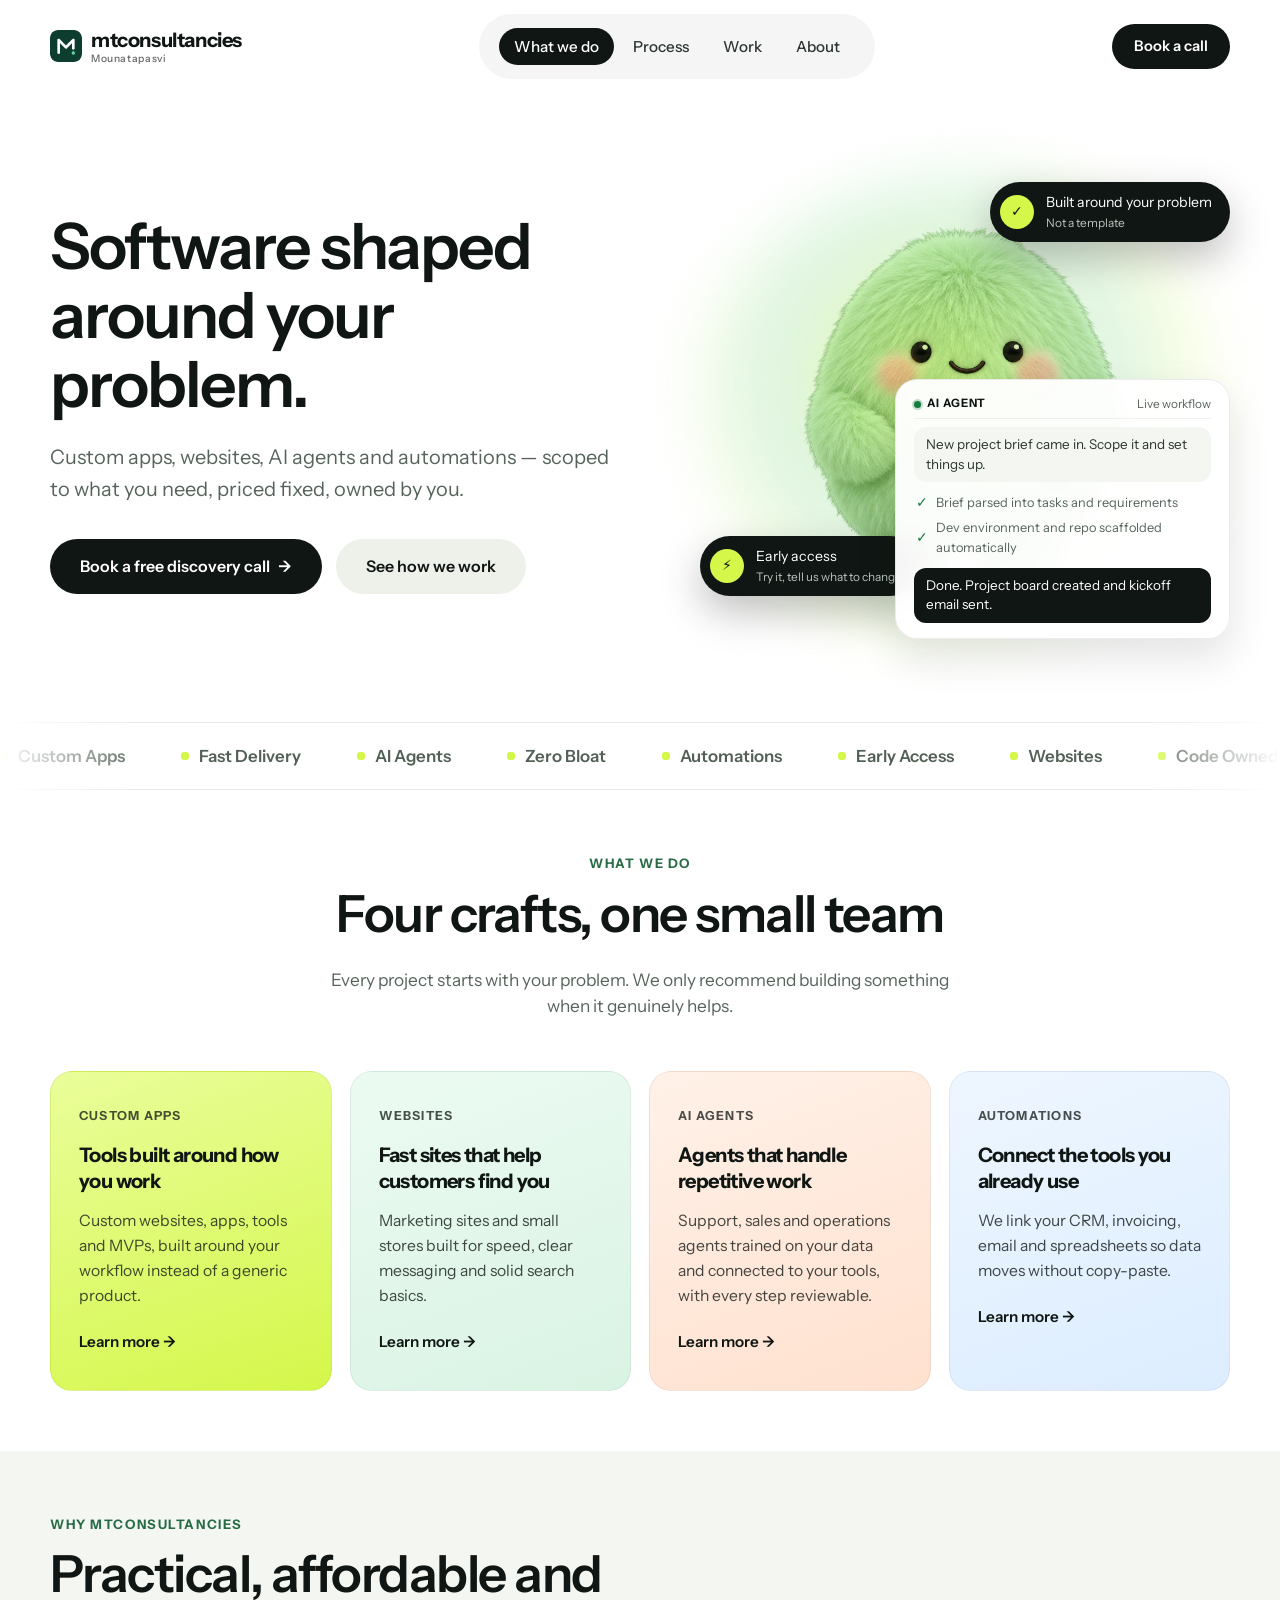
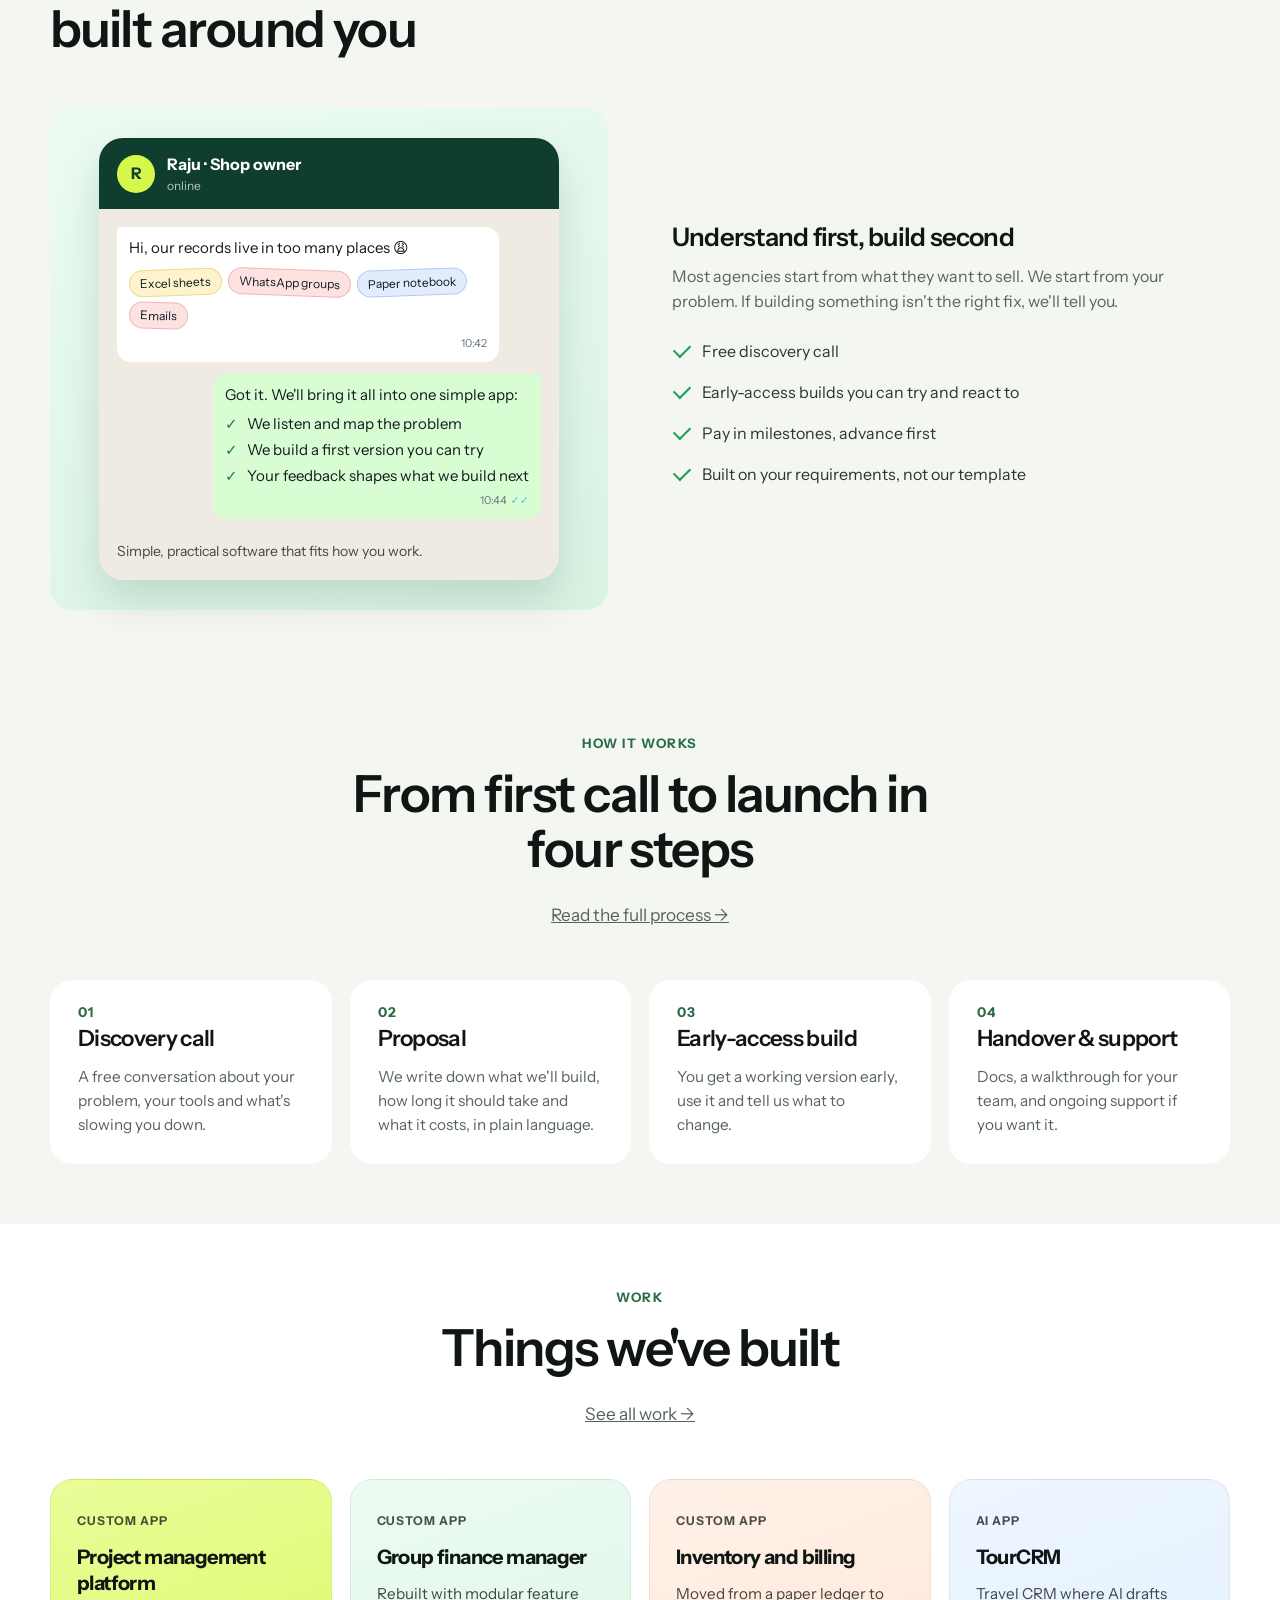
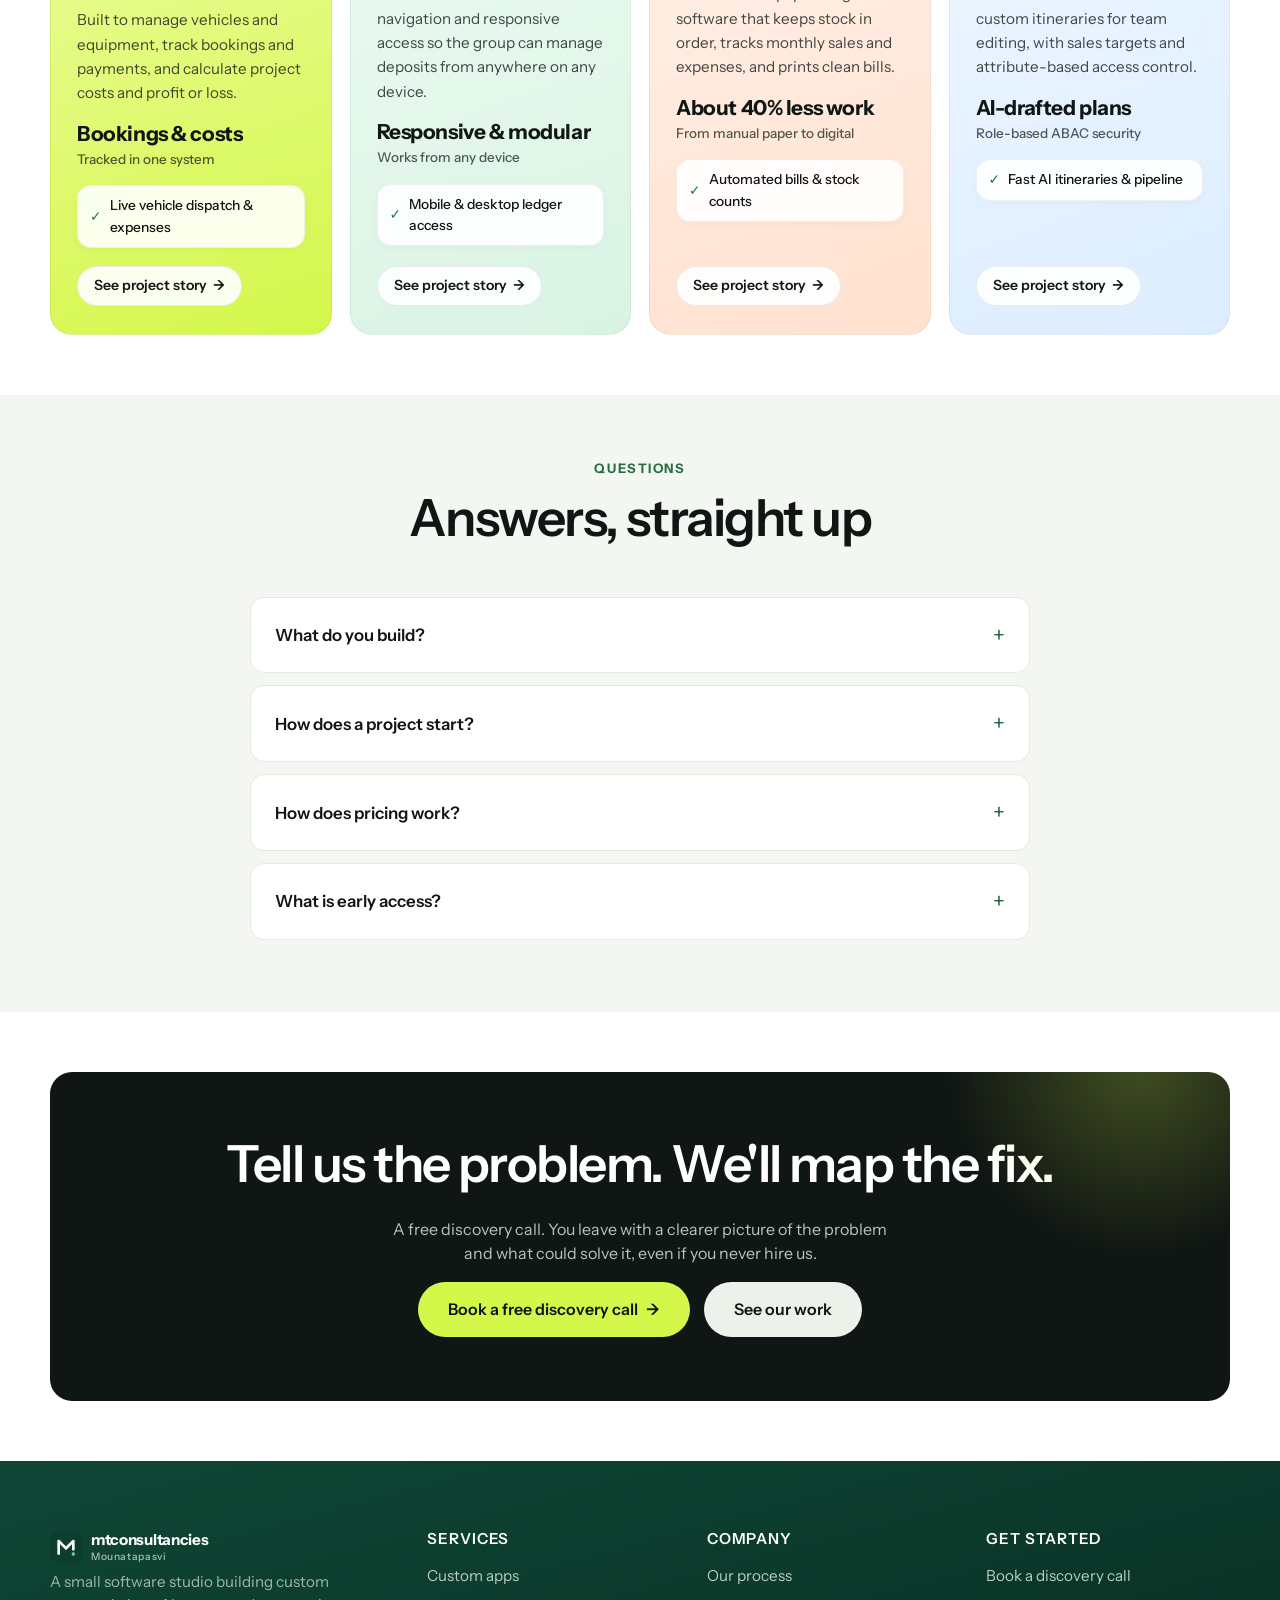
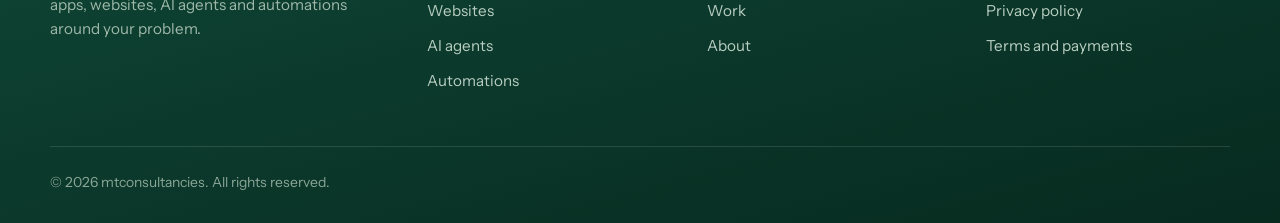
<file: index.html>
<!DOCTYPE html>
<html lang="en">

<head>
  <meta charset="UTF-8">
  <meta name="viewport" content="width=device-width, initial-scale=1.0">
  <title>mtconsultancies — Custom Apps, Websites &amp; AI Automation</title>
  <meta name="description"
    content="mtconsultancies builds custom apps, websites, AI agents and automations. We start from your business problem and ship practical, effective solutions you own completely.">
  <link rel="canonical" href="https://mtconsultancies.in/">
  <meta name="robots" content="index, follow">
  <meta name="theme-color" content="#0c3d2e">

  <meta property="og:type" content="website">
  <meta property="og:site_name" content="mtconsultancies">
  <meta property="og:title" content="mtconsultancies — Custom software that fits the problem">
  <meta property="og:description"
    content="Custom apps, websites, AI agents and automations, scoped around your actual business problem. Practical, effective, yours.">
  <meta property="og:url" content="https://mtconsultancies.in/">
  <meta property="og:image" content="https://mtconsultancies.in/assets/og-image.jpg">
  <meta property="og:image:width" content="1200">
  <meta property="og:image:height" content="630">
  <meta property="og:image:alt" content="mtconsultancies: software shaped around your problem">
  <meta name="twitter:card" content="summary_large_image">
  <meta name="twitter:title" content="mtconsultancies — Custom software that fits the problem">
  <meta name="twitter:description"
    content="Custom apps, websites, AI agents and automations for small teams. Practical, effective, yours.">
  <meta name="twitter:image" content="https://mtconsultancies.in/assets/og-image.jpg">

  <link rel="icon" href="assets/favicon.svg" type="image/svg+xml">
  <link rel="icon" href="assets/favicon-32.png" sizes="32x32" type="image/png">
  <link rel="apple-touch-icon" href="assets/apple-touch-icon.png">
  <link rel="preload" as="image" href="assets/mascot.avif" type="image/avif" fetchpriority="high">
  <link rel="preconnect" href="https://fonts.googleapis.com">
  <link rel="preconnect" href="https://fonts.gstatic.com" crossorigin>
  <link rel="preload" as="style" href="https://fonts.googleapis.com/css2?family=Instrument+Sans:ital,wght@0,400..700;1,400..700&display=swap">
  <link rel="stylesheet" href="https://fonts.googleapis.com/css2?family=Instrument+Sans:ital,wght@0,400..700;1,400..700&display=swap" media="print" onload="this.media='all'">
  <noscript>
    <link rel="stylesheet" href="https://fonts.googleapis.com/css2?family=Instrument+Sans:ital,wght@0,400..700;1,400..700&display=swap">
  </noscript>
  <link rel="stylesheet" href="css/style.css?v=16">

  <script type="application/ld+json">
  {
    "@context": "https://schema.org",
    "@type": "Organization",
    "name": "mtconsultancies",
    "url": "https://mtconsultancies.in/",
    "logo": "https://mtconsultancies.in/assets/logo-icon-512.png",
    "description": "A small software studio building custom apps, websites, AI agents and automations around your problem.",
    "knowsAbout": ["Custom software development", "Web development", "AI agents", "Workflow automation"]
  }
  </script>
  <script type="application/ld+json">
  {
    "@context": "https://schema.org",
    "@type": "WebSite",
    "name": "mtconsultancies",
    "url": "https://mtconsultancies.in/"
  }
  </script>
</head>

<body>
  <div class="stage">
    <div class="container">

      <div class="frame">
        <header class="site-header">
          <div class="container">
            <nav class="nav" aria-label="Main navigation">
              <a class="logo" href="index.html"><span class="mark" aria-hidden="true"></span><span class="logo-text">mtconsultancies<small>Mounatapasvi</small></span></a>
              <button class="nav-toggle" aria-expanded="false" aria-controls="nav-links" aria-label="Toggle navigation">
                <span class="bar"></span>
                <span class="bar"></span>
                <span class="bar"></span>
              </button>
              <ul class="nav-links" id="nav-links">
                <li><a href="index.html" class="active" aria-current="page">What we do</a></li>
                <li><a href="process.html">Process</a></li>
                <li><a href="work.html">Work</a></li>
                <li><a href="about.html">About</a></li>
                <li class="mobile-only"><a href="contact.html">Book a call</a></li>
              </ul>
              <div class="nav-cta">
                <a class="btn btn-dark btn-sm" href="contact.html">Book a call</a>
              </div>
            </nav>
          </div>
        </header>

        <main>
          <!-- Hero -->
          <section class="hero">
            <div>
              <h1>Software shaped around your problem.</h1>
              <p class="lede">Custom apps, websites, AI agents and automations — scoped to what you need, priced fixed, owned by you.</p>
              <div class="hero-actions">
                <a class="btn btn-dark" href="contact.html">Book a free discovery call <span class="arrow">→</span></a>
                <a class="btn btn-light" href="process.html">See how we work</a>
              </div>
            </div>
            <div class="hero-visual">
              <div class="toast toast-1">
                <span class="t-icon" aria-hidden="true">✓</span>
                <span>Built around your problem<small>Not a template</small></span>
              </div>
              <img class="mascot" src="assets/mascot.avif"
                alt="mtconsultancies mascot — a small friendly green creature representing your on-demand build team"
                width="400" height="500" fetchpriority="high">
              <div class="toast toast-2">
                <span class="t-icon" aria-hidden="true">⚡</span>
                <span>Early access<small>Try it, tell us what to change</small></span>
              </div>
              <!-- Living demo card -->
              <div class="hero-chat-demo" aria-label="Example AI automation workflow">
                <div class="demo-header">
                  <span class="demo-status"><span class="demo-dot"></span> AI Agent</span>
                  <span style="font-size:.74rem;color:var(--muted)">Live workflow</span>
                </div>
                <div class="demo-bubble user">New project brief came in. Scope it and set things up.</div>
                <div class="demo-steps">
                  <div class="demo-step step-1"><span class="tick">✓</span><span>Brief parsed into tasks and requirements</span></div>
                  <div class="demo-step step-2"><span class="tick">✓</span><span>Dev environment and repo scaffolded automatically</span></div>
                </div>
                <div class="demo-bubble bot">Done. Project board created and kickoff email sent.</div>
              </div>
            </div>
          </section>

          <!-- Marquee -->
          <div class="marquee" aria-hidden="true">
            <div class="track">
              <span><i></i>Custom Apps</span><span><i></i>Fast Delivery</span><span><i></i>AI Agents</span><span><i></i>Zero Bloat</span><span><i></i>Automations</span><span><i></i>Early Access</span><span><i></i>Websites</span><span><i></i>Code Owned By You</span>
              <span><i></i>Custom Apps</span><span><i></i>Fast Delivery</span><span><i></i>AI Agents</span><span><i></i>Zero Bloat</span><span><i></i>Automations</span><span><i></i>Early Access</span><span><i></i>Websites</span><span><i></i>Code Owned By You</span>
            </div>
          </div>

          <!-- Services -->
          <section class="section" id="services">
            <div class="section-head center reveal">
              <span class="kicker">WHAT WE DO</span>
              <h2>Four crafts, one small team</h2>
              <p>Every project starts with your problem. We only recommend building something when it genuinely helps.</p>
            </div>
            <div class="grid-4">
              <article class="tile lime reveal">
                <span class="t-tag">Custom Apps</span>
                <h3>Tools built around how you work</h3>
                <p>Custom websites, apps, tools and MVPs, built around your workflow instead of a generic product.</p>
                <a class="t-link" href="custom-apps.html">Learn more →</a>
              </article>
              <article class="tile mint reveal">
                <span class="t-tag">Websites</span>
                <h3>Fast sites that help customers find you</h3>
                <p>Marketing sites and small stores built for speed, clear messaging and solid search basics.</p>
                <a class="t-link" href="websites.html">Learn more →</a>
              </article>
              <article class="tile peach reveal">
                <span class="t-tag">AI Agents</span>
                <h3>Agents that handle repetitive work</h3>
                <p>Support, sales and operations agents trained on your data and connected to your tools, with every step reviewable.</p>
                <a class="t-link" href="ai-agents.html">Learn more →</a>
              </article>
              <article class="tile sky reveal">
                <span class="t-tag">Automations</span>
                <h3>Connect the tools you already use</h3>
                <p>We link your CRM, invoicing, email and spreadsheets so data moves without copy-paste.</p>
                <a class="t-link" href="automations.html">Learn more →</a>
              </article>
            </div>
          </section>

          <!-- How we're different -->
          <section class="section alt">
            <div class="section-head reveal">
              <span class="kicker">WHY mtconsultancies</span>
              <h2>Practical, affordable and built around you</h2>
            </div>

            <div class="split">
              <div class="split-media mint reveal">
                <div class="wa-card" aria-label="Example customer conversation">
                  <div class="wa-head">
                    <span class="wa-avatar">R</span>
                    <div>
                      <strong>Raju · Shop owner</strong>
                      <small>online</small>
                    </div>
                  </div>

                  <div class="wa-body">
                    <div class="wa-msg wa-in">
                      Hi, our records live in too many places 😩
                      <div class="wa-chips">
                        <span class="wa-chip">Excel sheets</span>
                        <span class="wa-chip">WhatsApp groups</span>
                        <span class="wa-chip">Paper notebook</span>
                        <span class="wa-chip">Emails</span>
                      </div>
                      <span class="wa-time">10:42</span>
                    </div>

                    <div class="wa-msg wa-out">
                      Got it. We'll bring it all into one simple app:
                      <ul class="wa-list">
                        <li>We listen and map the problem</li>
                        <li>We build a first version you can try</li>
                        <li>Your feedback shapes what we build next</li>
                      </ul>
                      <span class="wa-time">10:44 <span class="wa-tick">✓✓</span></span>
                    </div>
                  </div>

                  <div class="wa-foot">Simple, practical software that fits how you work.</div>
                </div>
              </div>

              <div class="reveal">
                <h3>Understand first, build second</h3>
                <p class="muted">Most agencies start from what they want to sell. We start from your problem. If building something isn't the right fix, we'll tell you.</p>
                <ul class="check-list">
                  <li>Free discovery call</li>
                  <li>Early-access builds you can try and react to</li>
                  <li>Pay in milestones, advance first</li>
                  <li>Built on your requirements, not our template</li>
                </ul>
              </div>
            </div>
          </section>

          <!-- Process preview -->
          <section class="section alt">
            <div class="section-head center reveal">
              <span class="kicker">How it works</span>
              <h2>From first call to launch in four steps</h2>
              <p><a href="process.html">Read the full process →</a></p>
            </div>
            <div class="steps">
              <article class="card step-card reveal">
                <h3>Discovery call</h3>
                <p>A free conversation about your problem, your tools and what's slowing you down.</p>
              </article>
              <article class="card step-card reveal">
                <h3>Proposal</h3>
                <p>We write down what we'll build, how long it should take and what it costs, in plain language.</p>
              </article>
              <article class="card step-card reveal">
                <h3>Early-access build</h3>
                <p>You get a working version early, use it and tell us what to change.</p>
              </article>
              <article class="card step-card reveal">
                <h3>Handover &amp; support</h3>
                <p>Docs, a walkthrough for your team, and ongoing support if you want it.</p>
              </article>
            </div>
          </section>

          <!-- Case studies preview -->
          <section class="section">
            <div class="section-head center reveal">
              <span class="kicker">WORK</span>
              <h2>Things we've built</h2>
              <p><a href="work.html">See all work →</a></p>
            </div>
            <div class="grid-4">
              <!-- Project 1: Lime -->
              <article class="case-tile lime reveal">
                <span class="t-tag">Custom App</span>
                <h3>Project management platform</h3>
                <p>Built to manage vehicles and equipment, track bookings and payments, and calculate project costs and profit or loss.</p>
                <div class="case-metric-box">
                  <b>Bookings &amp; costs</b>
                  <span>Tracked in one system</span>
                </div>
                <div class="mini-snippet">
                  <span class="tick">✓</span> Live vehicle dispatch &amp; expenses
                </div>
                <a class="case-btn" href="work.html">See project story <span class="arrow">→</span></a>
              </article>

              <!-- Project 2: Mint -->
              <article class="case-tile mint reveal">
                <span class="t-tag">Custom App</span>
                <h3>Group finance manager</h3>
                <p>Rebuilt with modular feature navigation and responsive access so the group can manage deposits from anywhere on any device.</p>
                <div class="case-metric-box">
                  <b>Responsive &amp; modular</b>
                  <span>Works from any device</span>
                </div>
                <div class="mini-snippet">
                  <span class="tick">✓</span> Mobile &amp; desktop ledger access
                </div>
                <a class="case-btn" href="work.html">See project story <span class="arrow">→</span></a>
              </article>

              <!-- Project 3: Peach -->
              <article class="case-tile peach reveal">
                <span class="t-tag">Custom App</span>
                <h3>Inventory and billing</h3>
                <p>Moved from a paper ledger to software that keeps stock in order, tracks monthly sales and expenses, and prints clean bills.</p>
                <div class="case-metric-box">
                  <b>About 40% less work</b>
                  <span>From manual paper to digital</span>
                </div>
                <div class="mini-snippet">
                  <span class="tick">✓</span> Automated bills &amp; stock counts
                </div>
                <a class="case-btn" href="work.html">See project story <span class="arrow">→</span></a>
              </article>

              <!-- Project 4: Sky -->
              <article class="case-tile sky reveal">
                <span class="t-tag">AI App</span>
                <h3>TourCRM</h3>
                <p>Travel CRM where AI drafts custom itineraries for team editing, with sales targets and attribute-based access control.</p>
                <div class="case-metric-box">
                  <b>AI-drafted plans</b>
                  <span>Role-based ABAC security</span>
                </div>
                <div class="mini-snippet">
                  <span class="tick">✓</span> Fast AI itineraries &amp; pipeline
                </div>
                <a class="case-btn" href="work.html">See project story <span class="arrow">→</span></a>
              </article>
            </div>
          </section>

          <!-- FAQ -->
          <section class="section alt" id="faq">
            <div class="section-head center reveal">
              <span class="kicker">Questions</span>
              <h2>Answers, straight up</h2>
            </div>
            <div class="faq reveal">
              <details class="faq-item">
                <summary>What do you build?</summary>
                <div class="faq-a">
                  <p>Custom apps, websites, AI agents and automations for small businesses. Everything is built around your specific problem, not a generic template.</p>
                </div>
              </details>
              <details class="faq-item">
                <summary>How does a project start?</summary>
                <div class="faq-a">
                  <p>With a free discovery call. You tell us the problem, we ask questions, and you leave with a clear idea of what could be built.</p>
                </div>
              </details>
              <details class="faq-item">
                <summary>How does pricing work?</summary>
                <div class="faq-a">
                  <p>It depends on what you need. After the discovery call we send a written proposal with scope and cost. Payment is split into an advance and milestones so it never feels like a burden.</p>
                </div>
              </details>
              <details class="faq-item">
                <summary>What is early access?</summary>
                <div class="faq-a">
                  <p>You get a working version of your app early, use it with your team and tell us what to change. Features are built from your real feedback.</p>
                </div>
              </details>
            </div>
          </section>

          <!-- CTA -->
          <section class="section">
            <div class="cta-band reveal">
              <h2>Tell us the problem. We'll map the fix.</h2>
              <p>A free discovery call. You leave with a clearer picture of the problem and what could solve it, even if you never hire us.</p>
              <div class="hero-actions">
                <a class="btn btn-lime" href="contact.html">Book a free discovery call <span class="arrow">→</span></a>
                <a class="btn btn-light" href="work.html">See our work</a>
              </div>
            </div>
          </section>
        </main>
      </div>

      <!-- Footer -->
      <footer class="site-footer">
        <div class="footer-card">
          <div class="footer-grid">
            <div class="footer-brand">
              <a class="logo" href="index.html" style="color:#fff"><span class="mark" aria-hidden="true"></span><span class="logo-text">mtconsultancies<small>Mounatapasvi</small></span></a>
              <p>A small software studio building custom apps, websites, AI agents and automations around your problem.</p>
            </div>
            <div>
              <h3 class="footer-title">Services</h3>
              <ul>
                <li><a href="custom-apps.html">Custom apps</a></li>
                <li><a href="websites.html">Websites</a></li>
                <li><a href="ai-agents.html">AI agents</a></li>
                <li><a href="automations.html">Automations</a></li>
              </ul>
            </div>
            <div>
              <h3 class="footer-title">Company</h3>
              <ul>
                <li><a href="process.html">Our process</a></li>
                <li><a href="work.html">Work</a></li>
                <li><a href="about.html">About</a></li>
              </ul>
            </div>
            <div>
              <h3 class="footer-title">Get started</h3>
              <ul>
                <li><a href="contact.html">Book a discovery call</a></li>
                <li><a href="privacy-policy.html">Privacy policy</a></li>
                <li><a href="terms.html">Terms and payments</a></li>
              </ul>
            </div>
          </div>
          <div class="footer-bottom">
            <span>© <span data-year>2026</span> mtconsultancies. All rights reserved.</span>
          </div>
        </div>
      </footer>
    </div>
  </div>
  <script src="js/main.js?v=4" defer></script>
</body>

</html>
</file>
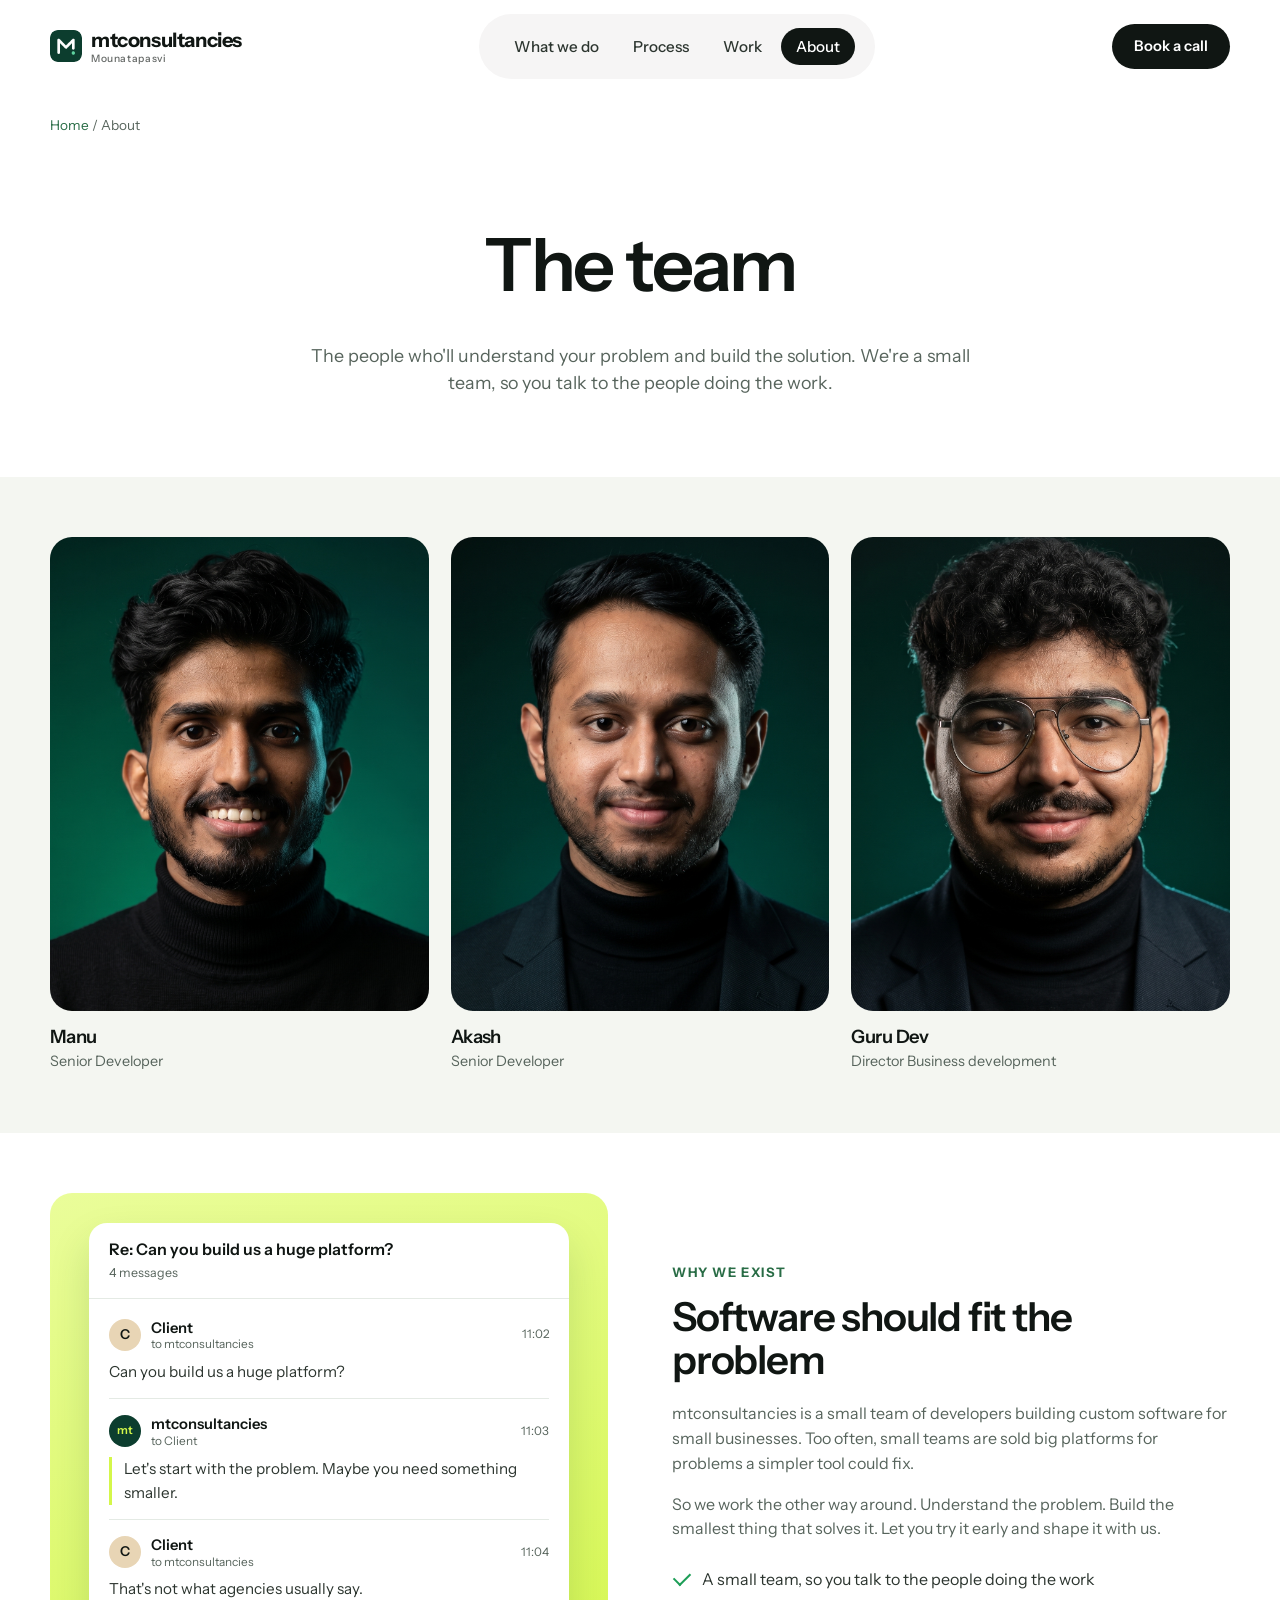
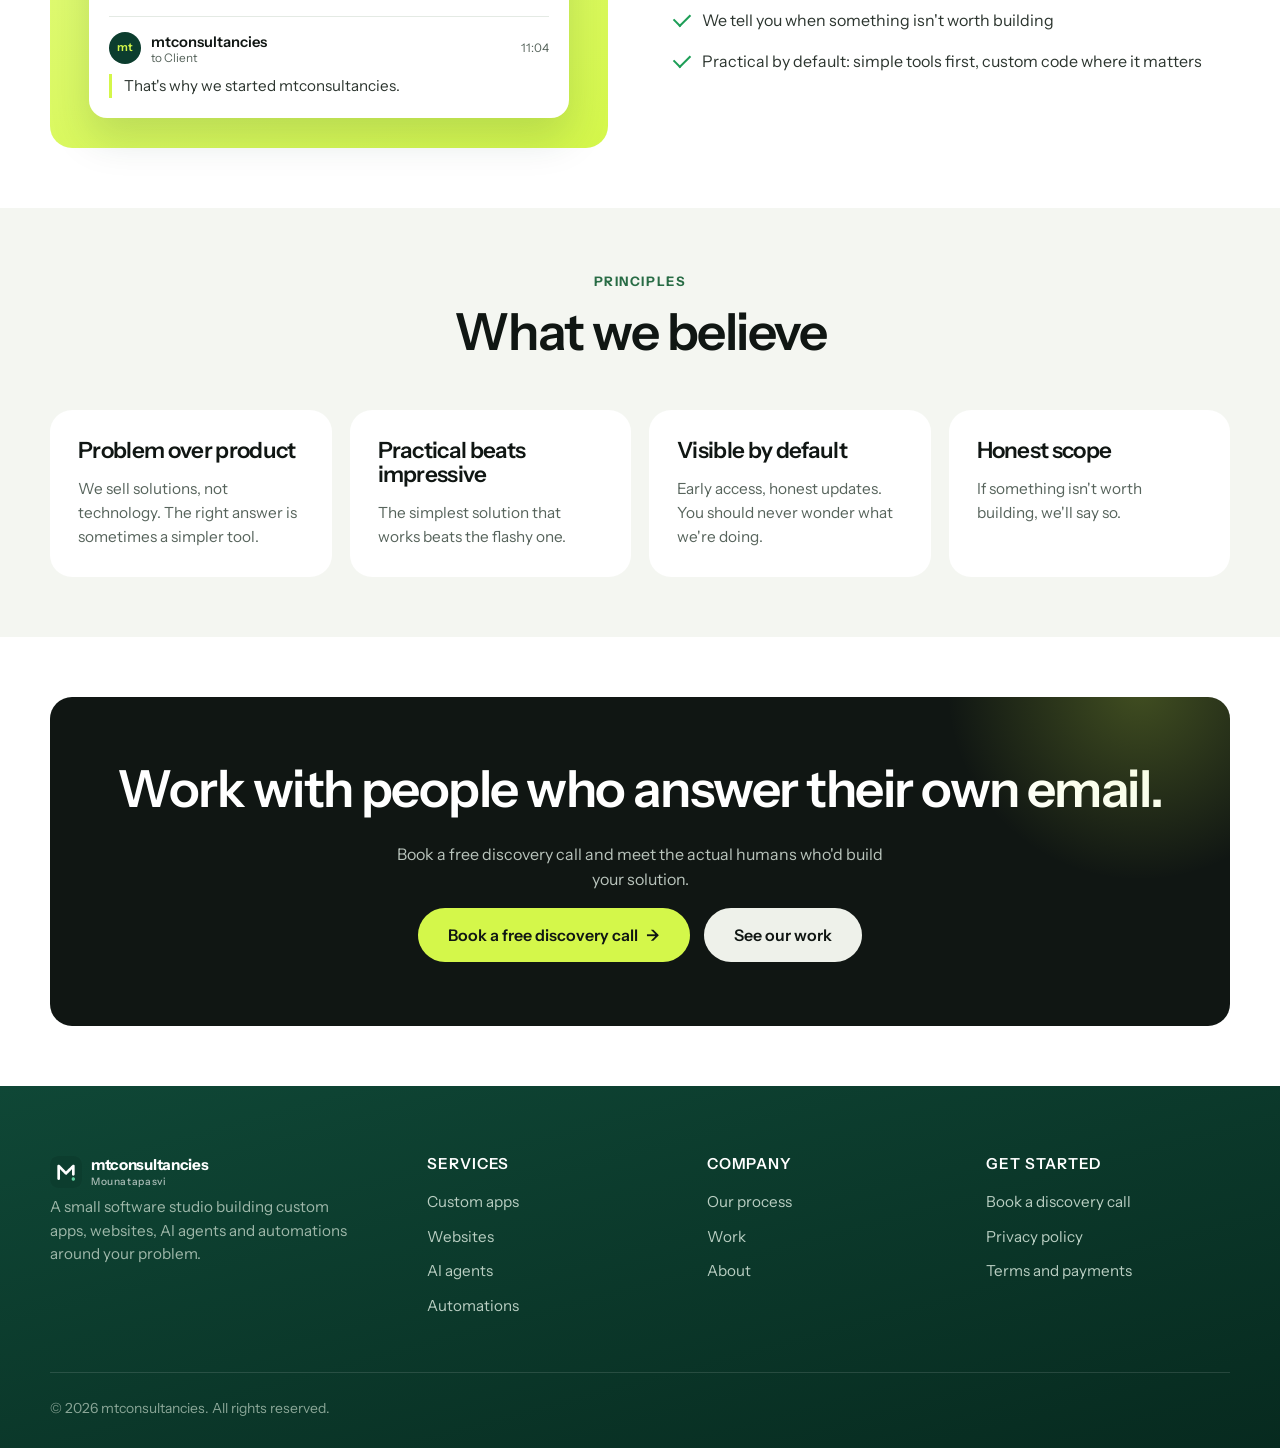
<file: about.html>
<!DOCTYPE html>
<html lang="en">

<head>
  <meta charset="UTF-8">
  <meta name="viewport" content="width=device-width, initial-scale=1.0">
  <title>About — The mtconsultancies Team</title>
  <meta name="description"
    content="Meet the small team behind mtconsultancies: developers and builders who understand your business problem first, then build a practical, effective solution.">
  <link rel="canonical" href="https://mtconsultancies.in/about.html">
  <meta name="robots" content="index, follow">
  <meta name="theme-color" content="#0c3d2e">
  <meta property="og:type" content="website">
  <meta property="og:site_name" content="mtconsultancies">
  <meta property="og:title" content="About — The mtconsultancies Team">
  <meta property="og:description" content="The people who'll build, test and look after your solution.">
  <meta property="og:url" content="https://mtconsultancies.in/about.html">
  <meta property="og:image" content="https://mtconsultancies.in/assets/og-image.jpg">
  <meta property="og:image:width" content="1200">
  <meta property="og:image:height" content="630">
  <meta property="og:image:alt" content="mtconsultancies: software shaped around your problem">
  <meta name="twitter:card" content="summary_large_image">
  <meta name="twitter:title" content="About — The mtconsultancies Team">
  <meta name="twitter:image" content="https://mtconsultancies.in/assets/og-image.jpg">
  <link rel="icon" href="assets/favicon.svg" type="image/svg+xml">
  <link rel="icon" href="assets/favicon-32.png" sizes="32x32" type="image/png">
  <link rel="apple-touch-icon" href="assets/apple-touch-icon.png">
  <link rel="preconnect" href="https://fonts.googleapis.com">
  <link rel="preconnect" href="https://fonts.gstatic.com" crossorigin>
  <link rel="preload" as="style" href="https://fonts.googleapis.com/css2?family=Instrument+Sans:ital,wght@0,400..700;1,400..700&display=swap">
  <link rel="stylesheet" href="https://fonts.googleapis.com/css2?family=Instrument+Sans:ital,wght@0,400..700;1,400..700&display=swap" media="print" onload="this.media='all'">
  <noscript>
    <link rel="stylesheet" href="https://fonts.googleapis.com/css2?family=Instrument+Sans:ital,wght@0,400..700;1,400..700&display=swap">
  </noscript>
  <link rel="stylesheet" href="css/style.css?v=17">
  <script type="application/ld+json">
  {
    "@context": "https://schema.org",
    "@type": "AboutPage",
    "name": "About mtconsultancies",
    "url": "https://mtconsultancies.in/about.html",
    "mainEntity": {
      "@type": "Organization",
      "name": "mtconsultancies",
      "url": "https://mtconsultancies.in/",
      "logo": "https://mtconsultancies.in/assets/logo-icon-512.png",
      "description": "A small software studio building custom apps, websites, AI agents and automations around your problem."
    }
  }
  </script>
  <script type="application/ld+json">
  {
    "@context": "https://schema.org",
    "@type": "BreadcrumbList",
    "itemListElement": [
      { "@type": "ListItem", "position": 1, "name": "Home", "item": "https://mtconsultancies.in/" },
      { "@type": "ListItem", "position": 2, "name": "About", "item": "https://mtconsultancies.in/about.html" }
    ]
  }
  </script>
</head>

<body>
  <div class="stage">
    <div class="container">
      <div class="frame">
        <header class="site-header">
          <div class="container">
            <nav class="nav" aria-label="Main navigation">
              <a class="logo" href="index.html"><span class="mark" aria-hidden="true"></span><span class="logo-text">mtconsultancies<small>Mounatapasvi</small></span></a>
              <button class="nav-toggle" aria-expanded="false" aria-controls="nav-links" aria-label="Toggle navigation">
                <span class="bar"></span>
                <span class="bar"></span>
                <span class="bar"></span>
              </button>
              <ul class="nav-links" id="nav-links">
                <li><a href="index.html">What we do</a></li>
                <li><a href="process.html">Process</a></li>
                <li><a href="work.html">Work</a></li>
                <li><a href="about.html" class="active" aria-current="page">About</a></li>
                <li class="mobile-only"><a href="contact.html">Book a call</a></li>
              </ul>
              <div class="nav-cta">
                <a class="btn btn-dark btn-sm" href="contact.html">Book a call</a>
              </div>
            </nav>
          </div>
        </header>

        <main>
          <nav class="crumbs" aria-label="Breadcrumb">
            <a href="index.html">Home</a> / About
          </nav>

          <section class="page-hero">
            <h1>The team</h1>
            <p class="lede">The people who'll understand your problem and build the solution. We're a small team, so you talk to the people doing the work.</p>
          </section>

          <section class="section alt">
            <div class="team" style="grid-template-columns:repeat(3, 1fr)">
              <article class="member reveal">
                <img src="assets/manu.png" alt="Manu avatar" width="400" height="500" loading="lazy">
                <h3>Manu</h3>
                <p>Senior Developer</p>
              </article>
              <article class="member reveal">
                <img src="assets/akash.png" alt="Akash avatar" width="400" height="500" loading="lazy">
                <h3>Akash</h3>
                <p>Senior Developer</p>
              </article>
              <article class="member reveal">
                <img src="assets/guru.png" alt="Guru Dev avatar" width="400" height="500" loading="lazy">
                <h3>Guru Dev</h3>
                <p>Director Business development</p>
              </article>
            </div>
          </section>

          <section class="section">
            <div class="split">
              <div class="split-media lime reveal">
                <div class="em-card" aria-label="Example email conversation with a client">
  <div class="em-head">
    <div class="em-subject">Re: Can you build us a huge platform?</div>
    <div class="em-count">4 messages</div>
  </div>

  <div class="em-thread">
    <div class="em-msg">
      <div class="em-from">
        <span class="em-avatar em-client">C</span>
        <div><b>Client</b><small>to mtconsultancies</small></div>
        <time>11:02</time>
      </div>
      <p>Can you build us a huge platform?</p>
    </div>

    <div class="em-msg em-reply">
      <div class="em-from">
        <span class="em-avatar em-us">mt</span>
        <div><b>mtconsultancies</b><small>to Client</small></div>
        <time>11:03</time>
      </div>
      <p>Let's start with the problem. Maybe you need something smaller.</p>
    </div>

    <div class="em-msg">
      <div class="em-from">
        <span class="em-avatar em-client">C</span>
        <div><b>Client</b><small>to mtconsultancies</small></div>
        <time>11:04</time>
      </div>
      <p>That's not what agencies usually say.</p>
    </div>

    <div class="em-msg em-reply">
      <div class="em-from">
        <span class="em-avatar em-us">mt</span>
        <div><b>mtconsultancies</b><small>to Client</small></div>
        <time>11:04</time>
      </div>
      <p>That's why we started mtconsultancies.</p>
    </div>
  </div>
                </div>
              </div>
              <div class="reveal">
                <span class="kicker"
                  style="display:inline-block;font-size:.82rem;font-weight:700;letter-spacing:.12em;text-transform:uppercase;color:#286c45;margin-bottom:12px">WHY WE EXIST</span>
                <h2>Software should fit the problem</h2>
                <p class="muted">mtconsultancies is a small team of developers building custom software for small businesses. Too often, small teams are sold big platforms for problems a simpler tool could fix.</p>
                <p class="muted">So we work the other way around. Understand the problem. Build the smallest thing that solves it. Let you try it early and shape it with us.</p>
                <ul class="check-list">
                  <li>A small team, so you talk to the people doing the work</li>
                  <li>We tell you when something isn't worth building</li>
                  <li>Practical by default: simple tools first, custom code where it matters</li>
                </ul>
              </div>
            </div>
          </section>

          <section class="section alt">
            <div class="section-head center reveal">
              <span class="kicker">Principles</span>
              <h2>What we believe</h2>
            </div>
            <div class="grid-4">
              <article class="card reveal">
                <h3>Problem over product</h3>
                <p>We sell solutions, not technology. The right answer is sometimes a simpler tool.</p>
              </article>
              <article class="card reveal">
                <h3>Practical beats impressive</h3>
                <p>The simplest solution that works beats the flashy one.</p>
              </article>
              <article class="card reveal">
                <h3>Visible by default</h3>
                <p>Early access, honest updates. You should never wonder what we're doing.</p>
              </article>
              <article class="card reveal">
                <h3>Honest scope</h3>
                <p>If something isn't worth building, we'll say so.</p>
              </article>
            </div>
          </section>

          <section class="section">
            <div class="cta-band reveal">
              <h2>Work with people who answer their own email.</h2>
              <p>Book a free discovery call and meet the actual humans who'd build your solution.</p>
              <div class="hero-actions">
                <a class="btn btn-lime" href="contact.html">Book a free discovery call <span class="arrow">→</span></a>
                <a class="btn btn-light" href="work.html">See our work</a>
              </div>
            </div>
          </section>
        </main>
      </div>

      <footer class="site-footer">
        <div class="footer-card">
          <div class="footer-grid">
            <div class="footer-brand">
              <a class="logo" href="index.html" style="color:#fff"><span class="mark" aria-hidden="true"></span><span class="logo-text">mtconsultancies<small>Mounatapasvi</small></span></a>
              <p>A small software studio building custom apps, websites, AI agents and automations around your problem.</p>
            </div>
            <div>
              <h3 class="footer-title">Services</h3>
              <ul>
                <li><a href="custom-apps.html">Custom apps</a></li>
                <li><a href="websites.html">Websites</a></li>
                <li><a href="ai-agents.html">AI agents</a></li>
                <li><a href="automations.html">Automations</a></li>
              </ul>
            </div>
            <div>
              <h3 class="footer-title">Company</h3>
              <ul>
                <li><a href="process.html">Our process</a></li>
                <li><a href="work.html">Work</a></li>
                <li><a href="about.html">About</a></li>
              </ul>
            </div>
            <div>
              <h3 class="footer-title">Get started</h3>
              <ul>
                <li><a href="contact.html">Book a discovery call</a></li>
                <li><a href="privacy-policy.html">Privacy policy</a></li>
                <li><a href="terms.html">Terms and payments</a></li>
              </ul>
            </div>
          </div>
          <div class="footer-bottom">
            <span>© <span data-year>2026</span> mtconsultancies. All rights reserved.</span>
          </div>
        </div>
      </footer>
    </div>
  </div>
  <script src="js/main.js?v=4" defer></script>
</body>

</html>
</file>
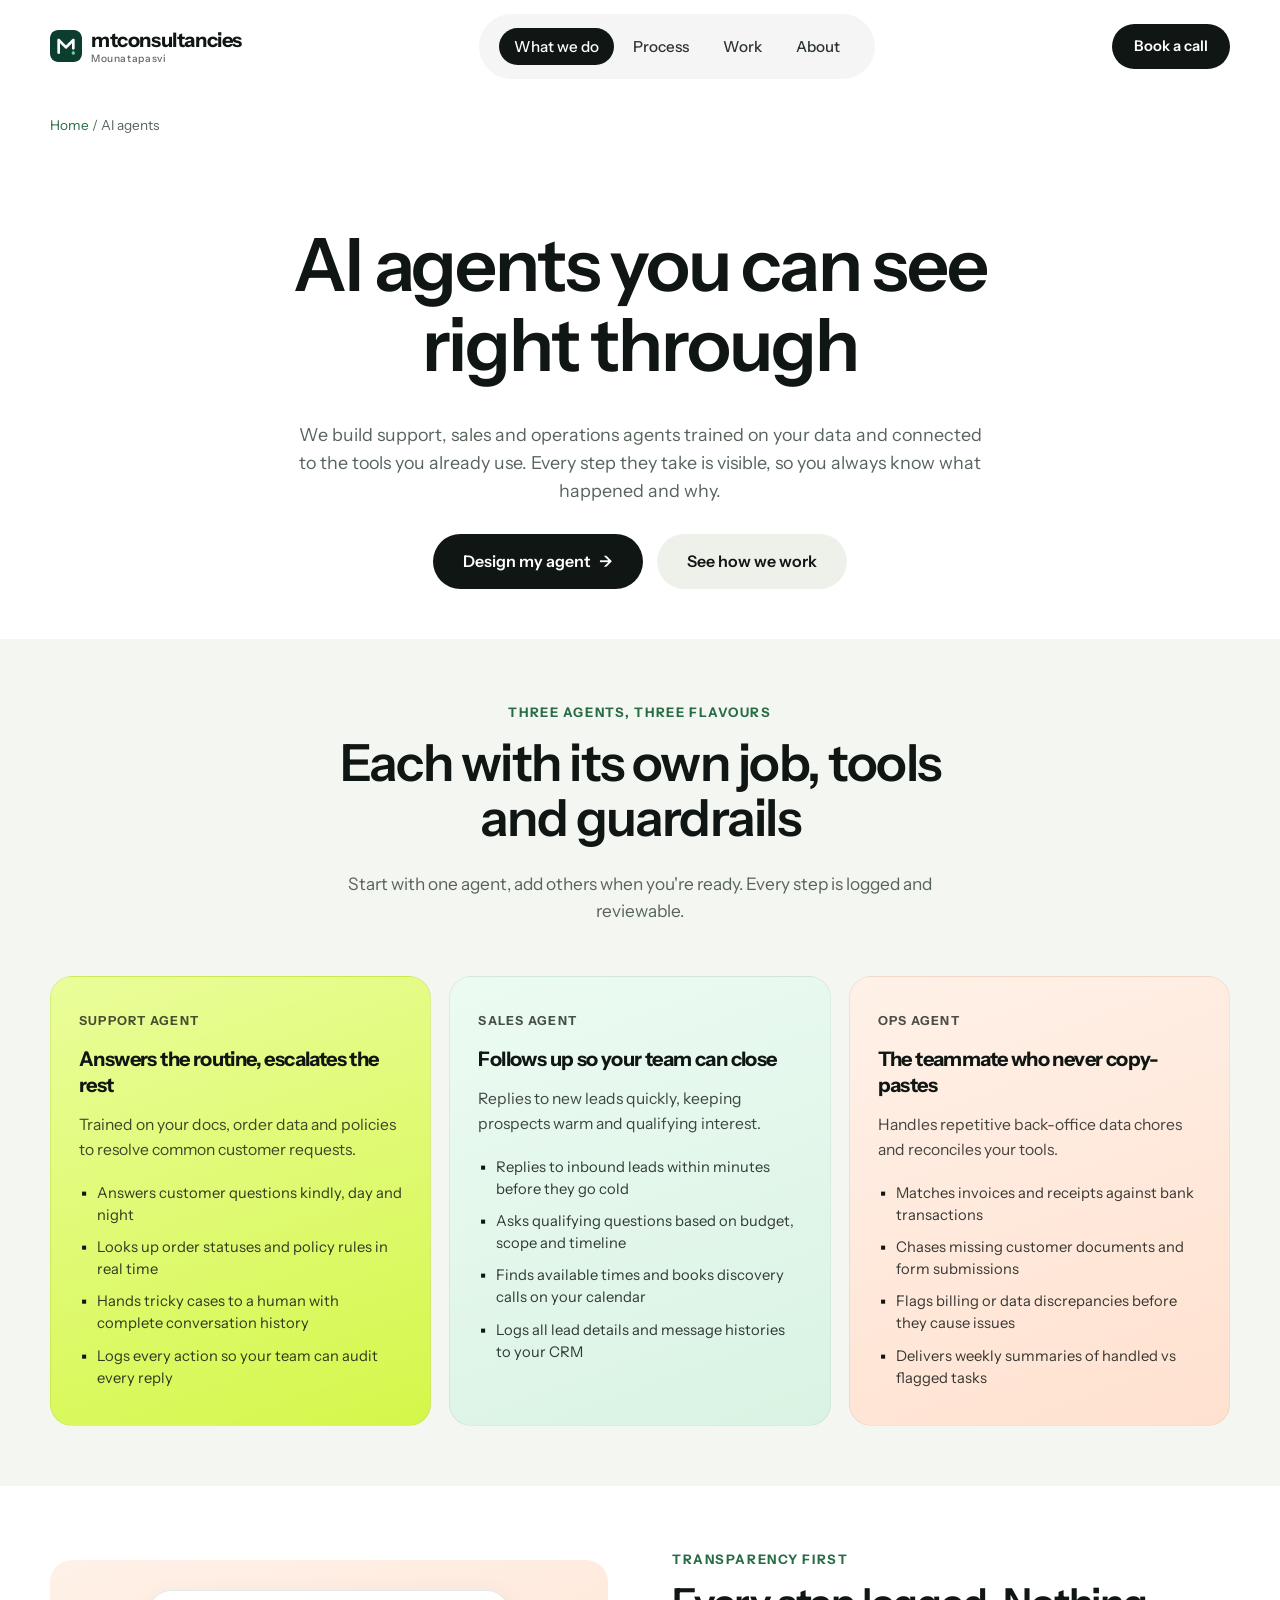
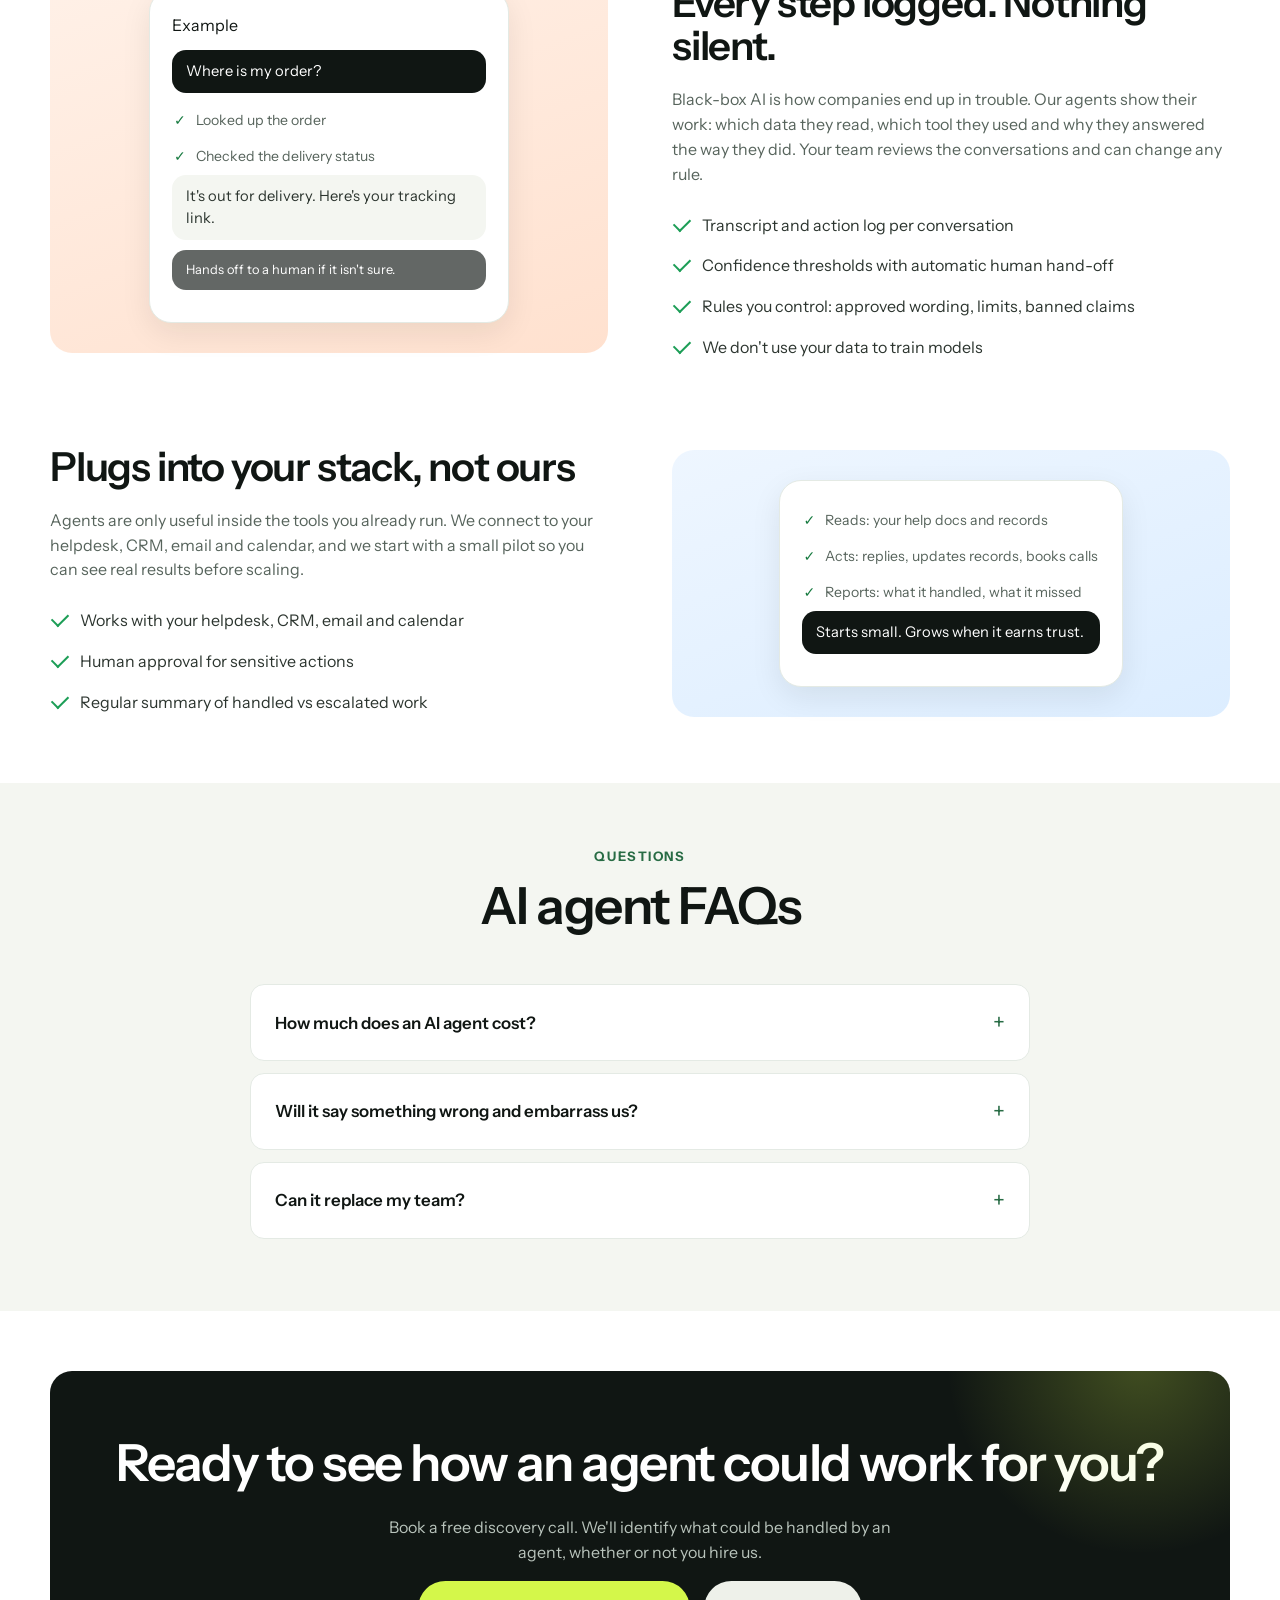
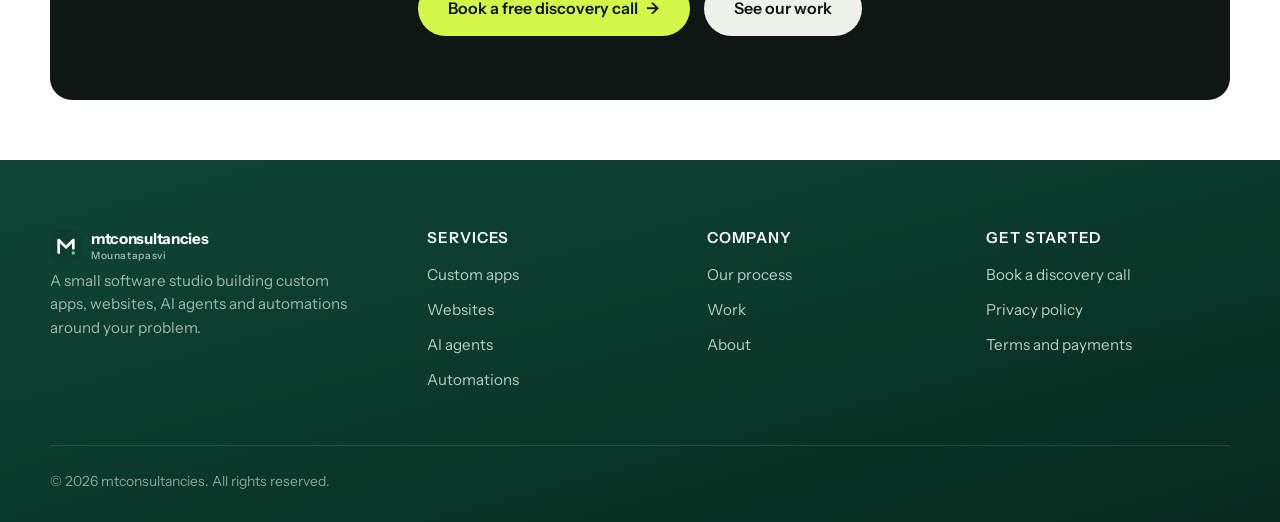
<file: ai-agents.html>
<!DOCTYPE html>
<html lang="en">

<head>
  <meta charset="UTF-8">
  <meta name="viewport" content="width=device-width, initial-scale=1.0">
  <title>AI Agents for Support, Sales &amp; Ops — mtconsultancies</title>
  <meta name="description"
    content="Custom AI agents trained on your data and wired into your tools. Handle routine support, sales follow-up and ops tasks — with every step visible and reviewable.">
  <link rel="canonical" href="https://mtconsultancies.in/ai-agents.html">
  <meta name="robots" content="index, follow">
  <meta name="theme-color" content="#0c3d2e">
  <meta property="og:type" content="website">
  <meta property="og:site_name" content="mtconsultancies">
  <meta property="og:title" content="AI Agents for Support, Sales &amp; Ops — mtconsultancies">
  <meta property="og:description"
    content="AI agents trained on your data, wired into your tools, with every step visible and reviewable.">
  <meta property="og:url" content="https://mtconsultancies.in/ai-agents.html">
  <meta property="og:image" content="https://mtconsultancies.in/assets/og-image.jpg">
  <meta property="og:image:width" content="1200">
  <meta property="og:image:height" content="630">
  <meta property="og:image:alt" content="mtconsultancies: software shaped around your problem">
  <meta name="twitter:card" content="summary_large_image">
  <meta name="twitter:title" content="AI Agents for Support, Sales &amp; Ops — mtconsultancies">
  <meta name="twitter:image" content="https://mtconsultancies.in/assets/og-image.jpg">
  <link rel="icon" href="assets/favicon.svg" type="image/svg+xml">
  <link rel="icon" href="assets/favicon-32.png" sizes="32x32" type="image/png">
  <link rel="apple-touch-icon" href="assets/apple-touch-icon.png">
  <link rel="preconnect" href="https://fonts.googleapis.com">
  <link rel="preconnect" href="https://fonts.gstatic.com" crossorigin>
  <link rel="preload" as="style" href="https://fonts.googleapis.com/css2?family=Instrument+Sans:ital,wght@0,400..700;1,400..700&display=swap">
  <link rel="stylesheet" href="https://fonts.googleapis.com/css2?family=Instrument+Sans:ital,wght@0,400..700;1,400..700&display=swap" media="print" onload="this.media='all'">
  <noscript>
    <link rel="stylesheet" href="https://fonts.googleapis.com/css2?family=Instrument+Sans:ital,wght@0,400..700;1,400..700&display=swap">
  </noscript>
  <link rel="stylesheet" href="css/style.css?v=20">
  <script type="application/ld+json">
  {
    "@context": "https://schema.org",
    "@type": "Service",
    "name": "AI Agent Development",
    "provider": { "@type": "Organization", "name": "mtconsultancies", "url": "https://mtconsultancies.in/" },
    "description": "Custom AI agents for support, sales and operations, trained on the client's data, wired into existing tools, with every step visible and reviewable.",
    "areaServed": "Worldwide"
  }
  </script>
  <script type="application/ld+json">
  {
    "@context": "https://schema.org",
    "@type": "BreadcrumbList",
    "itemListElement": [
      { "@type": "ListItem", "position": 1, "name": "Home", "item": "https://mtconsultancies.in/" },
      { "@type": "ListItem", "position": 2, "name": "AI Agents", "item": "https://mtconsultancies.in/ai-agents.html" }
    ]
  }
  </script>
</head>

<body>
  <div class="stage">
    <div class="container">
      <div class="frame">
        <header class="site-header">
          <div class="container">
            <nav class="nav" aria-label="Main navigation">
              <a class="logo" href="index.html"><span class="mark" aria-hidden="true"></span><span class="logo-text">mtconsultancies<small>Mounatapasvi</small></span></a>
              <button class="nav-toggle" aria-expanded="false" aria-controls="nav-links" aria-label="Toggle navigation">
                <span class="bar"></span>
                <span class="bar"></span>
                <span class="bar"></span>
              </button>
              <ul class="nav-links" id="nav-links">
                <li><a href="index.html" class="active" aria-current="page">What we do</a></li>
                <li><a href="process.html">Process</a></li>
                <li><a href="work.html">Work</a></li>
                <li><a href="about.html">About</a></li>
                <li class="mobile-only"><a href="contact.html">Book a call</a></li>
              </ul>
              <div class="nav-cta">
                <a class="btn btn-dark btn-sm" href="contact.html">Book a call</a>
              </div>
            </nav>
          </div>
        </header>

        <main>
          <nav class="crumbs" aria-label="Breadcrumb">
            <a href="index.html">Home</a> / AI agents
          </nav>

          <section class="page-hero">
            <h1>AI agents you can see right through</h1>
            <p class="lede">We build support, sales and operations agents trained on your data and connected to the tools you already use. Every step they take is visible, so you always know what happened and why.</p>
            <div class="hero-actions" style="justify-content:center">
              <a class="btn btn-dark" href="contact.html">Design my agent <span class="arrow">→</span></a>
              <a class="btn btn-light" href="process.html">See how we work</a>
            </div>
          </section>

          <!-- Three flavors -->
          <section class="section alt">
            <div class="section-head center reveal">
              <span class="kicker">THREE AGENTS, THREE FLAVOURS</span>
              <h2>Each with its own job, tools and guardrails</h2>
              <p>Start with one agent, add others when you're ready. Every step is logged and reviewable.</p>
            </div>
            <div class="tiles">
              <article class="tile lime reveal">
                <span class="t-tag">Support agent</span>
                <h3>Answers the routine, escalates the rest</h3>
                <p>Trained on your docs, order data and policies to resolve common customer requests.</p>
                <ul class="tile-list">
                  <li>Answers customer questions kindly, day and night</li>
                  <li>Looks up order statuses and policy rules in real time</li>
                  <li>Hands tricky cases to a human with complete conversation history</li>
                  <li>Logs every action so your team can audit every reply</li>
                </ul>
              </article>
              <article class="tile mint reveal">
                <span class="t-tag">Sales agent</span>
                <h3>Follows up so your team can close</h3>
                <p>Replies to new leads quickly, keeping prospects warm and qualifying interest.</p>
                <ul class="tile-list">
                  <li>Replies to inbound leads within minutes before they go cold</li>
                  <li>Asks qualifying questions based on budget, scope and timeline</li>
                  <li>Finds available times and books discovery calls on your calendar</li>
                  <li>Logs all lead details and message histories to your CRM</li>
                </ul>
              </article>
              <article class="tile peach reveal">
                <span class="t-tag">Ops agent</span>
                <h3>The teammate who never copy-pastes</h3>
                <p>Handles repetitive back-office data chores and reconciles your tools.</p>
                <ul class="tile-list">
                  <li>Matches invoices and receipts against bank transactions</li>
                  <li>Chases missing customer documents and form submissions</li>
                  <li>Flags billing or data discrepancies before they cause issues</li>
                  <li>Delivers weekly summaries of handled vs flagged tasks</li>
                </ul>
              </article>
            </div>
          </section>

          <section class="section">
            <div class="split">
              <div class="split-media peach reveal">
                <div class="chat-card">
                  <span class="t-tag" style="margin-bottom:12px;display:inline-block">Example</span>
                  <div class="bubble user">Where is my order?</div>
                  <div class="step"><span class="tick">✓</span><span>Looked up the order</span></div>
                  <div class="step"><span class="tick">✓</span><span>Checked the delivery status</span></div>
                  <div class="bubble">It's out for delivery. Here's your tracking link.</div>
                  <div class="bubble user" style="opacity:.65;font-size:.8rem">Hands off to a human if it isn't sure.</div>
                </div>
              </div>
              <div class="reveal">
                <span class="kicker"
                  style="display:inline-block;font-size:.82rem;font-weight:700;letter-spacing:.12em;text-transform:uppercase;color:#286c45;margin-bottom:12px">TRANSPARENCY FIRST</span>
                <h2>Every step logged. Nothing silent.</h2>
                <p class="muted">Black-box AI is how companies end up in trouble. Our agents show their work: which data they read, which tool they used and why they answered the way they did. Your team reviews the conversations and can change any rule.</p>
                <ul class="check-list">
                  <li>Transcript and action log per conversation</li>
                  <li>Confidence thresholds with automatic human hand-off</li>
                  <li>Rules you control: approved wording, limits, banned claims</li>
                  <li>We don't use your data to train models</li>
                </ul>
              </div>
            </div>

            <div class="split reverse">
              <div class="split-media sky reveal">
                <div class="chat-card">
                  <div class="step"><span class="tick">✓</span><span>Reads: your help docs and records</span></div>
                  <div class="step"><span class="tick">✓</span><span>Acts: replies, updates records, books calls</span></div>
                  <div class="step"><span class="tick">✓</span><span>Reports: what it handled, what it missed</span></div>
                  <div class="bubble user">Starts small. Grows when it earns trust.</div>
                </div>
              </div>
              <div class="reveal">
                <h2>Plugs into your stack, not ours</h2>
                <p class="muted">Agents are only useful inside the tools you already run. We connect to your helpdesk, CRM, email and calendar, and we start with a small pilot so you can see real results before scaling.</p>
                <ul class="check-list">
                  <li>Works with your helpdesk, CRM, email and calendar</li>
                  <li>Human approval for sensitive actions</li>
                  <li>Regular summary of handled vs escalated work</li>
                </ul>
              </div>
            </div>
          </section>

          <section class="section alt">
            <div class="section-head center reveal">
              <span class="kicker">Questions</span>
              <h2>AI agent FAQs</h2>
            </div>
            <div class="faq reveal">
              <details class="faq-item">
                <summary>How much does an AI agent cost?</summary>
                <div class="faq-a">
                  <p>It depends on what the agent does and which tools it connects to. We also discuss ongoing AI usage and hosting costs in the proposal, so there are no surprises.</p>
                </div>
              </details>
              <details class="faq-item">
                <summary>Will it say something wrong and embarrass us?</summary>
                <div class="faq-a">
                  <p>Guardrails are the point: confidence thresholds, approved wording, banned claims and automatic hand-off to a person. The agent only acts alone inside rules you've agreed.</p>
                </div>
              </details>
              <details class="faq-item">
                <summary>Can it replace my team?</summary>
                <div class="faq-a">
                  <p>No, and we'd tell you if you asked us to try. Agents take over the repetitive work so your people can focus on work that needs judgement.</p>
                </div>
              </details>
            </div>
          </section>

          <section class="section">
            <div class="cta-band reveal">
              <h2>Ready to see how an agent could work for you?</h2>
              <p>Book a free discovery call. We'll identify what could be handled by an agent, whether or not you hire us.</p>
              <div class="hero-actions">
                <a class="btn btn-lime" href="contact.html">Book a free discovery call <span class="arrow">→</span></a>
                <a class="btn btn-light" href="work.html">See our work</a>
              </div>
            </div>
          </section>
        </main>
      </div>

      <footer class="site-footer">
        <div class="footer-card">
          <div class="footer-grid">
            <div class="footer-brand">
              <a class="logo" href="index.html" style="color:#fff"><span class="mark" aria-hidden="true"></span><span class="logo-text">mtconsultancies<small>Mounatapasvi</small></span></a>
              <p>A small software studio building custom apps, websites, AI agents and automations around your problem.</p>
            </div>
            <div>
              <h3 class="footer-title">Services</h3>
              <ul>
                <li><a href="custom-apps.html">Custom apps</a></li>
                <li><a href="websites.html">Websites</a></li>
                <li><a href="ai-agents.html">AI agents</a></li>
                <li><a href="automations.html">Automations</a></li>
              </ul>
            </div>
            <div>
              <h3 class="footer-title">Company</h3>
              <ul>
                <li><a href="process.html">Our process</a></li>
                <li><a href="work.html">Work</a></li>
                <li><a href="about.html">About</a></li>
              </ul>
            </div>
            <div>
              <h3 class="footer-title">Get started</h3>
              <ul>
                <li><a href="contact.html">Book a discovery call</a></li>
                <li><a href="privacy-policy.html">Privacy policy</a></li>
                <li><a href="terms.html">Terms and payments</a></li>
              </ul>
            </div>
          </div>
          <div class="footer-bottom">
            <span>© <span data-year>2026</span> mtconsultancies. All rights reserved.</span>
          </div>
        </div>
      </footer>
    </div>
  </div>
  <script src="js/main.js?v=4" defer></script>
</body>

</html>
</file>
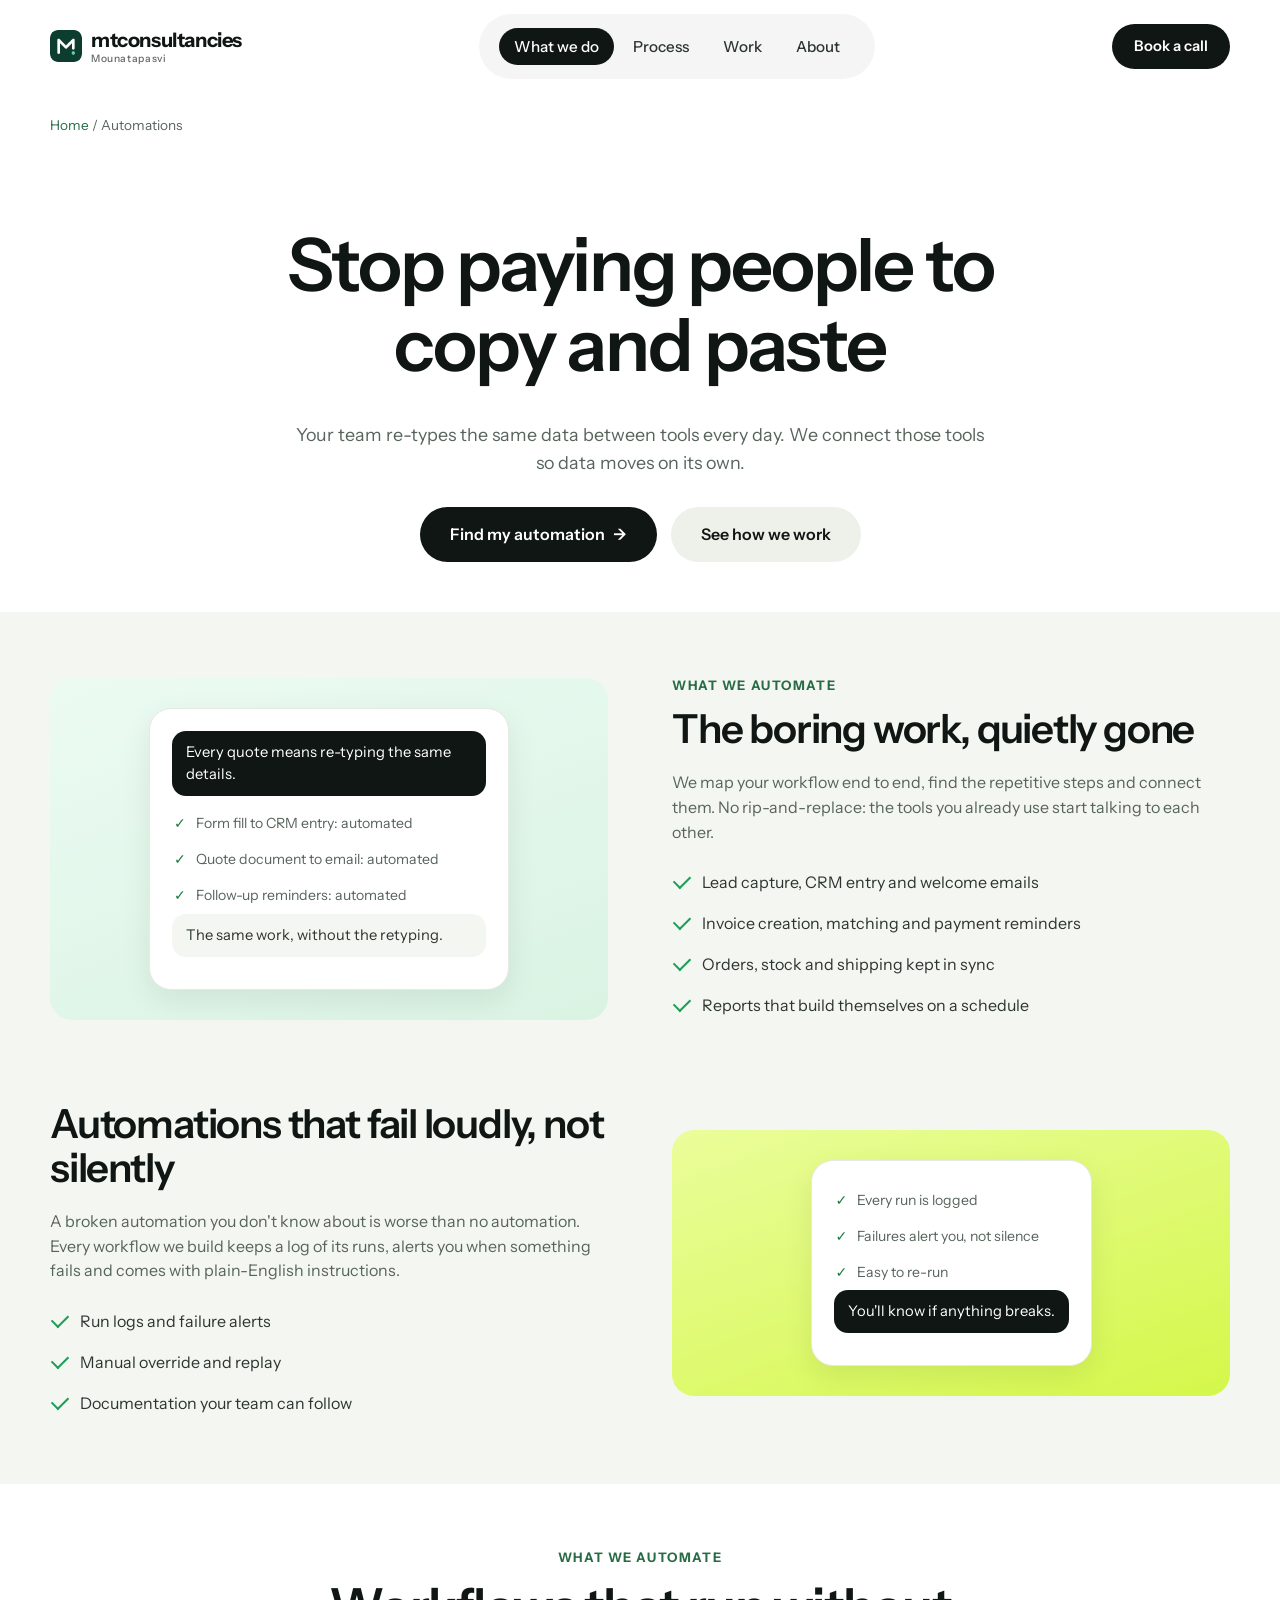
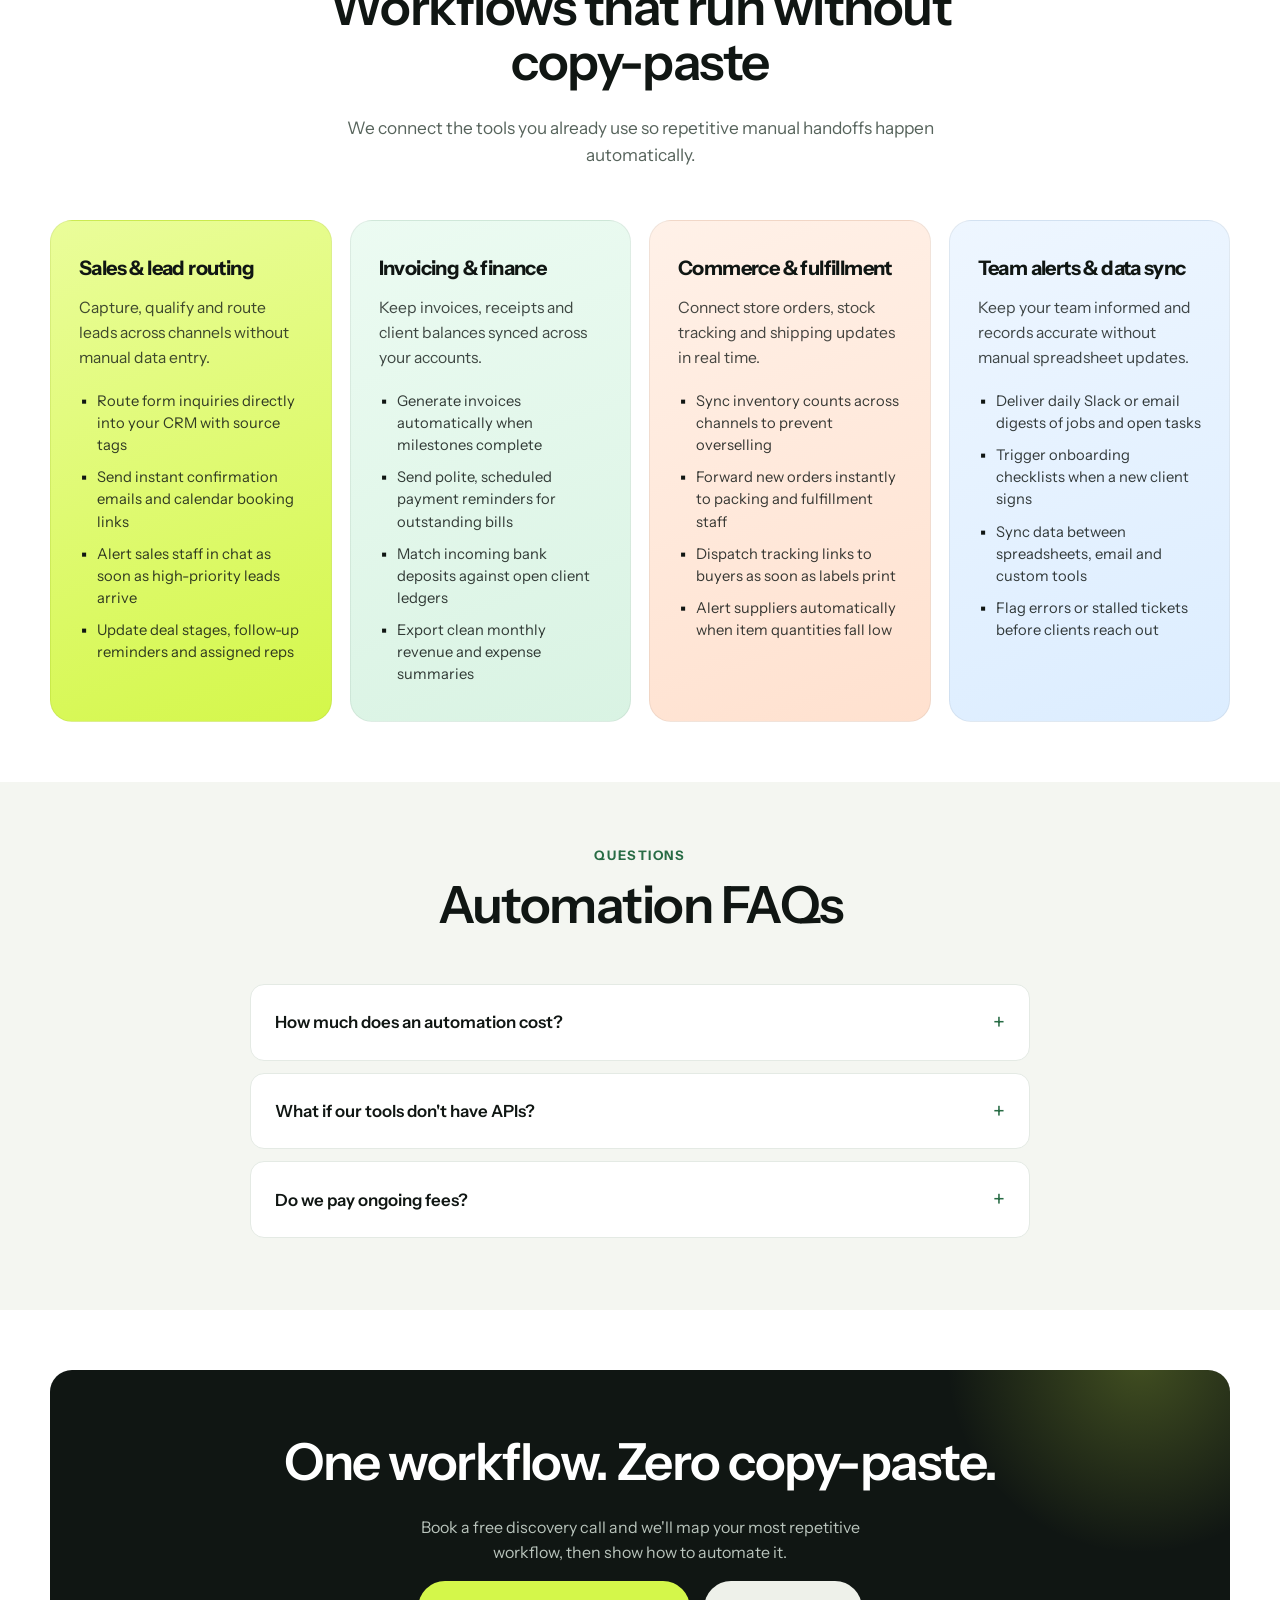
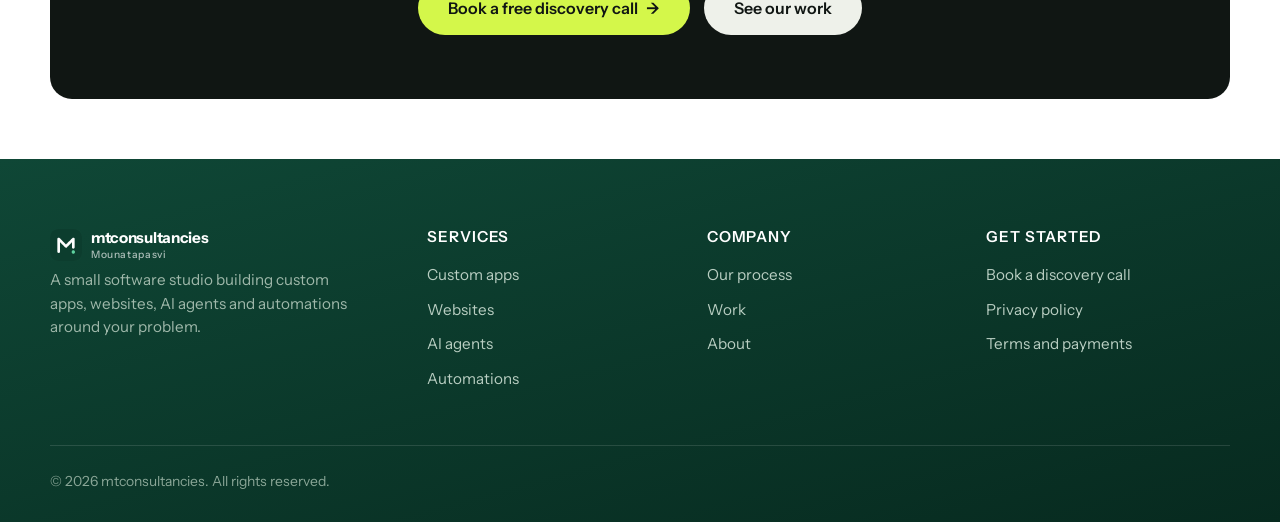
<file: automations.html>
<!DOCTYPE html>
<html lang="en">

<head>
  <meta charset="UTF-8">
  <meta name="viewport" content="width=device-width, initial-scale=1.0">
  <title>Workflow Automations &amp; Integrations — mtconsultancies</title>
  <meta name="description"
    content="We connect the tools you already use — CRM, invoicing, email, spreadsheets — so data moves without copy-paste.">
  <link rel="canonical" href="https://mtconsultancies.in/automations.html">
  <meta name="robots" content="index, follow">
  <meta name="theme-color" content="#0c3d2e">
  <meta property="og:type" content="website">
  <meta property="og:site_name" content="mtconsultancies">
  <meta property="og:title" content="Workflow Automations &amp; Integrations — mtconsultancies">
  <meta property="og:description"
    content="Connect the tools you already use so data moves without copy-paste.">
  <meta property="og:url" content="https://mtconsultancies.in/automations.html">
  <meta property="og:image" content="https://mtconsultancies.in/assets/og-image.jpg">
  <meta property="og:image:width" content="1200">
  <meta property="og:image:height" content="630">
  <meta property="og:image:alt" content="mtconsultancies: software shaped around your problem">
  <meta name="twitter:card" content="summary_large_image">
  <meta name="twitter:title" content="Workflow Automations &amp; Integrations — mtconsultancies">
  <meta name="twitter:image" content="https://mtconsultancies.in/assets/og-image.jpg">
  <link rel="icon" href="assets/favicon.svg" type="image/svg+xml">
  <link rel="icon" href="assets/favicon-32.png" sizes="32x32" type="image/png">
  <link rel="apple-touch-icon" href="assets/apple-touch-icon.png">
  <link rel="preconnect" href="https://fonts.googleapis.com">
  <link rel="preconnect" href="https://fonts.gstatic.com" crossorigin>
  <link rel="preload" as="style" href="https://fonts.googleapis.com/css2?family=Instrument+Sans:ital,wght@0,400..700;1,400..700&display=swap">
  <link rel="stylesheet" href="https://fonts.googleapis.com/css2?family=Instrument+Sans:ital,wght@0,400..700;1,400..700&display=swap" media="print" onload="this.media='all'">
  <noscript>
    <link rel="stylesheet" href="https://fonts.googleapis.com/css2?family=Instrument+Sans:ital,wght@0,400..700;1,400..700&display=swap">
  </noscript>
  <link rel="stylesheet" href="css/style.css?v=20">
  <script type="application/ld+json">
  {
    "@context": "https://schema.org",
    "@type": "Service",
    "name": "Workflow Automation and Integration",
    "provider": { "@type": "Organization", "name": "mtconsultancies", "url": "https://mtconsultancies.in/" },
    "description": "Workflow automations and integrations connecting CRM, invoicing, email and spreadsheets so data moves without manual copy-paste.",
    "areaServed": "Worldwide"
  }
  </script>
  <script type="application/ld+json">
  {
    "@context": "https://schema.org",
    "@type": "BreadcrumbList",
    "itemListElement": [
      { "@type": "ListItem", "position": 1, "name": "Home", "item": "https://mtconsultancies.in/" },
      { "@type": "ListItem", "position": 2, "name": "Automations", "item": "https://mtconsultancies.in/automations.html" }
    ]
  }
  </script>
</head>

<body>
  <div class="stage">
    <div class="container">
      <div class="frame">
        <header class="site-header">
          <div class="container">
            <nav class="nav" aria-label="Main navigation">
              <a class="logo" href="index.html"><span class="mark" aria-hidden="true"></span><span class="logo-text">mtconsultancies<small>Mounatapasvi</small></span></a>
              <button class="nav-toggle" aria-expanded="false" aria-controls="nav-links" aria-label="Toggle navigation">
                <span class="bar"></span>
                <span class="bar"></span>
                <span class="bar"></span>
              </button>
              <ul class="nav-links" id="nav-links">
                <li><a href="index.html" class="active" aria-current="page">What we do</a></li>
                <li><a href="process.html">Process</a></li>
                <li><a href="work.html">Work</a></li>
                <li><a href="about.html">About</a></li>
                <li class="mobile-only"><a href="contact.html">Book a call</a></li>
              </ul>
              <div class="nav-cta">
                <a class="btn btn-dark btn-sm" href="contact.html">Book a call</a>
              </div>
            </nav>
          </div>
        </header>

        <main>
          <nav class="crumbs" aria-label="Breadcrumb">
            <a href="index.html">Home</a> / Automations
          </nav>

          <section class="page-hero">
            <h1>Stop paying people to copy and paste</h1>
            <p class="lede">Your team re-types the same data between tools every day. We connect those tools so data moves on its own.</p>
            <div class="hero-actions" style="justify-content:center">
              <a class="btn btn-dark" href="contact.html">Find my automation <span class="arrow">→</span></a>
              <a class="btn btn-light" href="process.html">See how we work</a>
            </div>
          </section>

          <section class="section alt">
            <div class="split">
              <div class="split-media mint reveal">
                <div class="chat-card">
                  <div class="bubble user">Every quote means re-typing the same details.</div>
                  <div class="step"><span class="tick">✓</span><span>Form fill to CRM entry: automated</span></div>
                  <div class="step"><span class="tick">✓</span><span>Quote document to email: automated</span></div>
                  <div class="step"><span class="tick">✓</span><span>Follow-up reminders: automated</span></div>
                  <div class="bubble">The same work, without the retyping.</div>
                </div>
              </div>
              <div class="reveal">
                <span class="kicker"
                  style="display:inline-block;font-size:.82rem;font-weight:700;letter-spacing:.12em;text-transform:uppercase;color:#286c45;margin-bottom:12px">WHAT WE AUTOMATE</span>
                <h2>The boring work, quietly gone</h2>
                <p class="muted">We map your workflow end to end, find the repetitive steps and connect them. No rip-and-replace: the tools you already use start talking to each other.</p>
                <ul class="check-list">
                  <li>Lead capture, CRM entry and welcome emails</li>
                  <li>Invoice creation, matching and payment reminders</li>
                  <li>Orders, stock and shipping kept in sync</li>
                  <li>Reports that build themselves on a schedule</li>
                </ul>
              </div>
            </div>

            <div class="split reverse">
              <div class="split-media lime reveal">
                <div class="chat-card">
                  <div class="step"><span class="tick">✓</span><span>Every run is logged</span></div>
                  <div class="step"><span class="tick">✓</span><span>Failures alert you, not silence</span></div>
                  <div class="step"><span class="tick">✓</span><span>Easy to re-run</span></div>
                  <div class="bubble user">You'll know if anything breaks.</div>
                </div>
              </div>
              <div class="reveal">
                <h2>Automations that fail loudly, not silently</h2>
                <p class="muted">A broken automation you don't know about is worse than no automation. Every workflow we build keeps a log of its runs, alerts you when something fails and comes with plain-English instructions.</p>
                <ul class="check-list">
                  <li>Run logs and failure alerts</li>
                  <li>Manual override and replay</li>
                  <li>Documentation your team can follow</li>
                </ul>
              </div>
            </div>
          </section>

          <section class="section">
            <div class="section-head center reveal">
              <span class="kicker">WHAT WE AUTOMATE</span>
              <h2>Workflows that run without copy-paste</h2>
              <p>We connect the tools you already use so repetitive manual handoffs happen automatically.</p>
            </div>
            <div class="grid-4">
              <article class="tile lime reveal">
                <h3>Sales &amp; lead routing</h3>
                <p>Capture, qualify and route leads across channels without manual data entry.</p>
                <ul class="tile-list">
                  <li>Route form inquiries directly into your CRM with source tags</li>
                  <li>Send instant confirmation emails and calendar booking links</li>
                  <li>Alert sales staff in chat as soon as high-priority leads arrive</li>
                  <li>Update deal stages, follow-up reminders and assigned reps</li>
                </ul>
              </article>
              <article class="tile mint reveal">
                <h3>Invoicing &amp; finance</h3>
                <p>Keep invoices, receipts and client balances synced across your accounts.</p>
                <ul class="tile-list">
                  <li>Generate invoices automatically when milestones complete</li>
                  <li>Send polite, scheduled payment reminders for outstanding bills</li>
                  <li>Match incoming bank deposits against open client ledgers</li>
                  <li>Export clean monthly revenue and expense summaries</li>
                </ul>
              </article>
              <article class="tile peach reveal">
                <h3>Commerce &amp; fulfillment</h3>
                <p>Connect store orders, stock tracking and shipping updates in real time.</p>
                <ul class="tile-list">
                  <li>Sync inventory counts across channels to prevent overselling</li>
                  <li>Forward new orders instantly to packing and fulfillment staff</li>
                  <li>Dispatch tracking links to buyers as soon as labels print</li>
                  <li>Alert suppliers automatically when item quantities fall low</li>
                </ul>
              </article>
              <article class="tile sky reveal">
                <h3>Team alerts &amp; data sync</h3>
                <p>Keep your team informed and records accurate without manual spreadsheet updates.</p>
                <ul class="tile-list">
                  <li>Deliver daily Slack or email digests of jobs and open tasks</li>
                  <li>Trigger onboarding checklists when a new client signs</li>
                  <li>Sync data between spreadsheets, email and custom tools</li>
                  <li>Flag errors or stalled tickets before clients reach out</li>
                </ul>
              </article>
            </div>
          </section>

          <section class="section alt">
            <div class="section-head center reveal">
              <span class="kicker">Questions</span>
              <h2>Automation FAQs</h2>
            </div>
            <div class="faq reveal">
              <details class="faq-item">
                <summary>How much does an automation cost?</summary>
                <div class="faq-a">
                  <p>It depends on how many tools and steps are involved. We give you a written proposal after the discovery call.</p>
                </div>
              </details>
              <details class="faq-item">
                <summary>What if our tools don't have APIs?</summary>
                <div class="faq-a">
                  <p>There's usually a way: exports, email parsing or a small custom bridge. The discovery call finds the simplest reliable option.</p>
                </div>
              </details>
              <details class="faq-item">
                <summary>Do we pay ongoing fees?</summary>
                <div class="faq-a">
                  <p>Only for ongoing support if you want it, plus any third-party tool costs. We explain these before you commit.</p>
                </div>
              </details>
            </div>
          </section>

          <section class="section">
            <div class="cta-band reveal">
              <h2>One workflow. Zero copy-paste.</h2>
              <p>Book a free discovery call and we'll map your most repetitive workflow, then show how to automate it.</p>
              <div class="hero-actions">
                <a class="btn btn-lime" href="contact.html">Book a free discovery call <span class="arrow">→</span></a>
                <a class="btn btn-light" href="work.html">See our work</a>
              </div>
            </div>
          </section>
        </main>
      </div>

      <footer class="site-footer">
        <div class="footer-card">
          <div class="footer-grid">
            <div class="footer-brand">
              <a class="logo" href="index.html" style="color:#fff"><span class="mark" aria-hidden="true"></span><span class="logo-text">mtconsultancies<small>Mounatapasvi</small></span></a>
              <p>A small software studio building custom apps, websites, AI agents and automations around your problem.</p>
            </div>
            <div>
              <h3 class="footer-title">Services</h3>
              <ul>
                <li><a href="custom-apps.html">Custom apps</a></li>
                <li><a href="websites.html">Websites</a></li>
                <li><a href="ai-agents.html">AI agents</a></li>
                <li><a href="automations.html">Automations</a></li>
              </ul>
            </div>
            <div>
              <h3 class="footer-title">Company</h3>
              <ul>
                <li><a href="process.html">Our process</a></li>
                <li><a href="work.html">Work</a></li>
                <li><a href="about.html">About</a></li>
              </ul>
            </div>
            <div>
              <h3 class="footer-title">Get started</h3>
              <ul>
                <li><a href="contact.html">Book a discovery call</a></li>
                <li><a href="privacy-policy.html">Privacy policy</a></li>
                <li><a href="terms.html">Terms and payments</a></li>
              </ul>
            </div>
          </div>
          <div class="footer-bottom">
            <span>© <span data-year>2026</span> mtconsultancies. All rights reserved.</span>
          </div>
        </div>
      </footer>
    </div>
  </div>
  <script src="js/main.js?v=4" defer></script>
</body>

</html>
</file>
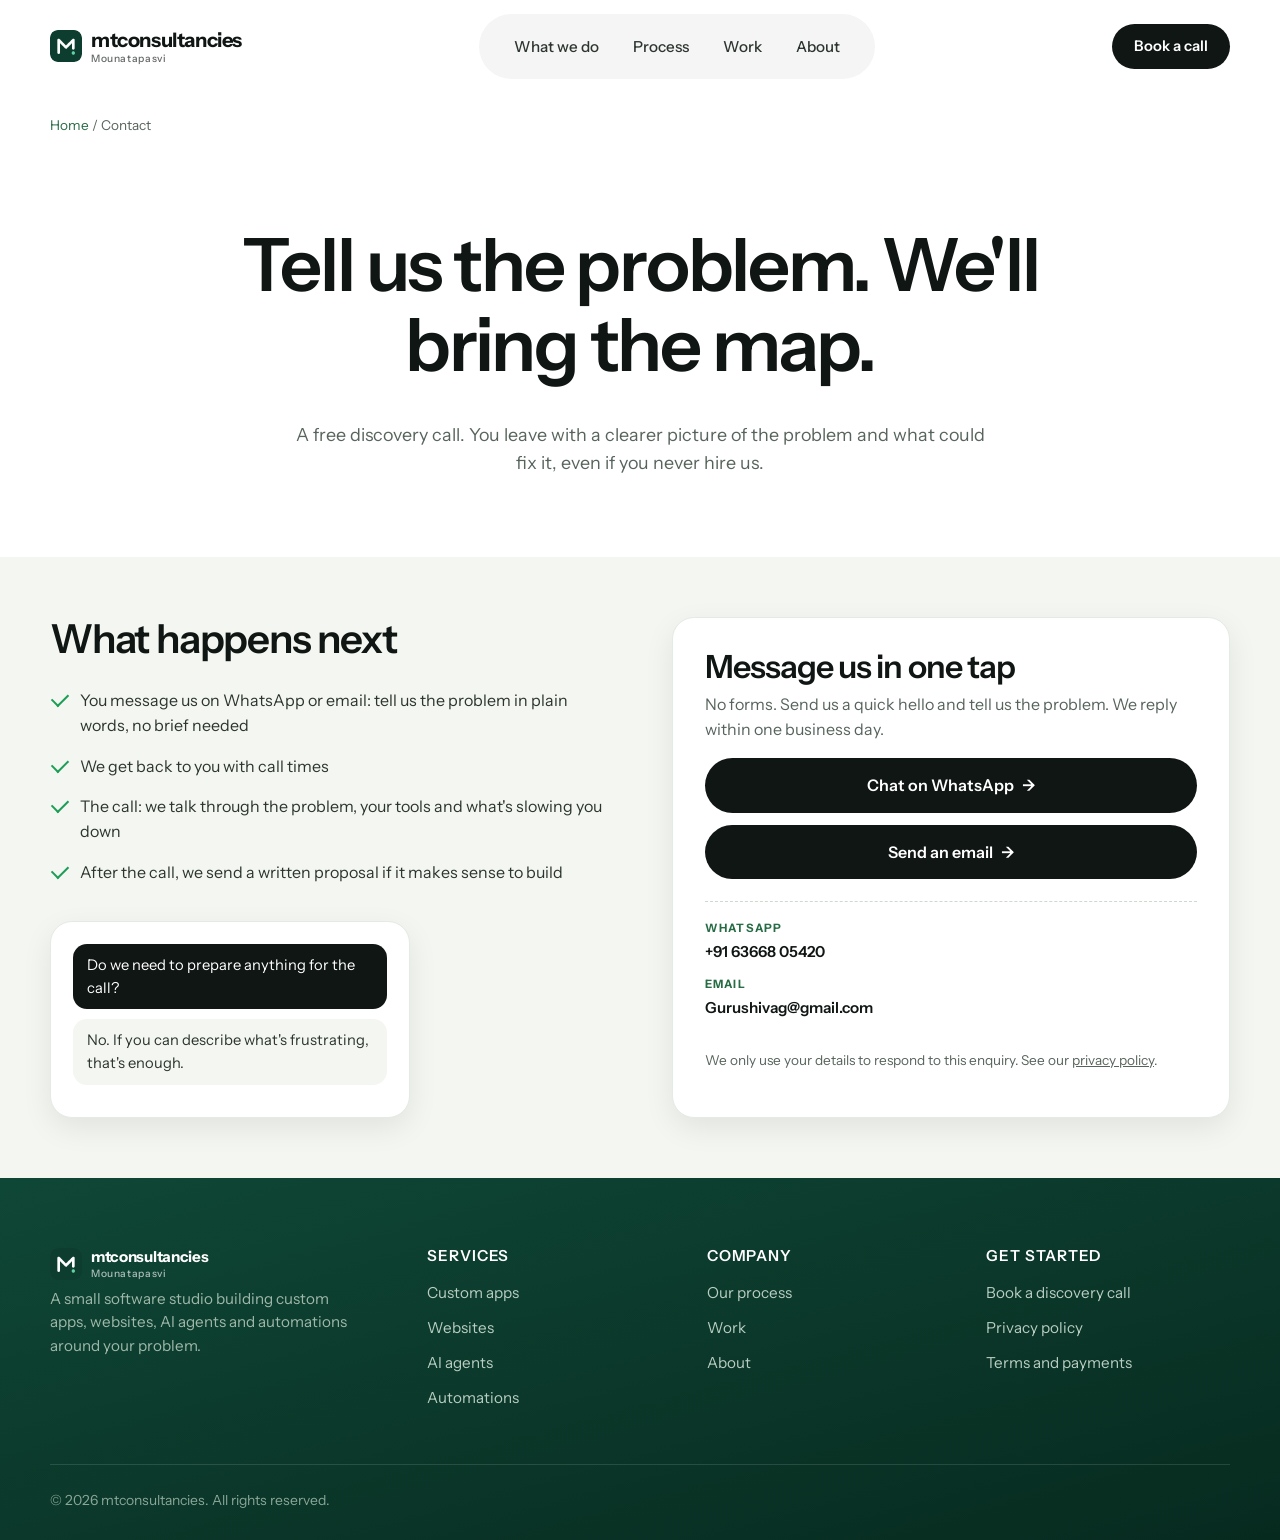
<file: contact.html>
<!DOCTYPE html>
<html lang="en">

<head>
  <meta charset="UTF-8">
  <meta name="viewport" content="width=device-width, initial-scale=1.0">
  <title>Contact — Book a Free Discovery Call | mtconsultancies</title>
  <meta name="description"
    content="Book a free discovery call with mtconsultancies. Tell us the problem — we'll map what solving it would take, whether or not you hire us.">
  <link rel="canonical" href="https://mtconsultancies.in/contact.html">
  <meta name="robots" content="index, follow">
  <meta name="theme-color" content="#0c3d2e">
  <meta property="og:type" content="website">
  <meta property="og:site_name" content="mtconsultancies">
  <meta property="og:title" content="Book a Free Discovery Call — mtconsultancies">
  <meta property="og:description"
    content="Tell us the problem. We'll map what solving it would take — free, whether or not you hire us.">
  <meta property="og:url" content="https://mtconsultancies.in/contact.html">
  <meta property="og:image" content="https://mtconsultancies.in/assets/og-image.jpg">
  <meta property="og:image:width" content="1200">
  <meta property="og:image:height" content="630">
  <meta property="og:image:alt" content="mtconsultancies: software shaped around your problem">
  <meta name="twitter:card" content="summary_large_image">
  <meta name="twitter:title" content="Book a Free Discovery Call — mtconsultancies">
  <meta name="twitter:image" content="https://mtconsultancies.in/assets/og-image.jpg">
  <link rel="icon" href="assets/favicon.svg" type="image/svg+xml">
  <link rel="icon" href="assets/favicon-32.png" sizes="32x32" type="image/png">
  <link rel="apple-touch-icon" href="assets/apple-touch-icon.png">
  <link rel="preconnect" href="https://fonts.googleapis.com">
  <link rel="preconnect" href="https://fonts.gstatic.com" crossorigin>
  <link rel="preload" as="style" href="https://fonts.googleapis.com/css2?family=Instrument+Sans:ital,wght@0,400..700;1,400..700&display=swap">
  <link rel="stylesheet" href="https://fonts.googleapis.com/css2?family=Instrument+Sans:ital,wght@0,400..700;1,400..700&display=swap" media="print" onload="this.media='all'">
  <noscript>
    <link rel="stylesheet" href="https://fonts.googleapis.com/css2?family=Instrument+Sans:ital,wght@0,400..700;1,400..700&display=swap">
  </noscript>
  <link rel="stylesheet" href="css/style.css?v=20">
  <script type="application/ld+json">
  {
    "@context": "https://schema.org",
    "@type": "ContactPage",
    "name": "Contact mtconsultancies",
    "url": "https://mtconsultancies.in/contact.html",
    "about": {
      "@type": "Organization",
      "name": "mtconsultancies",
      "url": "https://mtconsultancies.in/",
      "logo": "https://mtconsultancies.in/assets/logo-icon-512.png"
    }
  }
  </script>
  <script type="application/ld+json">
  {
    "@context": "https://schema.org",
    "@type": "BreadcrumbList",
    "itemListElement": [
      { "@type": "ListItem", "position": 1, "name": "Home", "item": "https://mtconsultancies.in/" },
      { "@type": "ListItem", "position": 2, "name": "Contact", "item": "https://mtconsultancies.in/contact.html" }
    ]
  }
  </script>
</head>

<body>
  <div class="stage">
    <div class="container">
      <div class="frame">
        <header class="site-header">
          <div class="container">
            <nav class="nav" aria-label="Main navigation">
              <a class="logo" href="index.html"><span class="mark" aria-hidden="true"></span><span class="logo-text">mtconsultancies<small>Mounatapasvi</small></span></a>
              <button class="nav-toggle" aria-expanded="false" aria-controls="nav-links" aria-label="Toggle navigation">
                <span class="bar"></span>
                <span class="bar"></span>
                <span class="bar"></span>
              </button>
              <ul class="nav-links" id="nav-links">
                <li><a href="index.html">What we do</a></li>
                <li><a href="process.html">Process</a></li>
                <li><a href="work.html">Work</a></li>
                <li><a href="about.html">About</a></li>
                <li class="mobile-only"><a href="contact.html" class="active" aria-current="page">Book a call</a></li>
              </ul>
              <div class="nav-cta">
                <a class="btn btn-dark btn-sm" href="contact.html" aria-current="page">Book a call</a>
              </div>
            </nav>
          </div>
        </header>

        <main>
          <nav class="crumbs" aria-label="Breadcrumb">
            <a href="index.html">Home</a> / Contact
          </nav>

          <section class="page-hero">
            <h1>Tell us the problem. We'll bring the map.</h1>
            <p class="lede">A free discovery call. You leave with a clearer picture of the problem and what could fix it, even if you never hire us.</p>
          </section>

          <section class="section alt">
            <div class="split" style="align-items:stretch">
              <div class="reveal">
                <h2>What happens next</h2>
                <ul class="check-list">
                  <li>You message us on WhatsApp or email: tell us the problem in plain words, no brief needed</li>
                  <li>We get back to you with call times</li>
                  <li>The call: we talk through the problem, your tools and what's slowing you down</li>
                  <li>After the call, we send a written proposal if it makes sense to build</li>
                </ul>
                <div class="chat-card" style="margin-top:28px">
                  <div class="bubble user">Do we need to prepare anything for the call?</div>
                  <div class="bubble">No. If you can describe what's frustrating, that's enough.</div>
                </div>
              </div>

              <div class="reveal">
                <div class="contact-card">
                  <h2>Message us in one tap</h2>
                  <p>No forms. Send us a quick hello and tell us the problem. We reply within one business day.</p>

                  <a class="btn btn-dark" target="_blank" rel="noopener"
                    href="https://wa.me/916366805420?text=Hi%20mtconsultancies%2C%20I%20found%20you%20through%20your%20website.%0AI%20need%20help%20with%3A%20(app%20%2F%20website%20%2F%20AI%20agent%20%2F%20automation)%0AMy%20problem%20is%3A%20">
                    Chat on WhatsApp <span class="arrow">→</span>
                  </a>
                  <a class="btn btn-dark"
                    href="mailto:Gurushivag@gmail.com?subject=Enquiry%20from%20your%20website&body=Hi%20mtconsultancies%2C%0A%0AI%20need%20help%20with%3A%20(app%20%2F%20website%20%2F%20AI%20agent%20%2F%20automation)%0AMy%20problem%3A%20%0AMy%20name%20and%20company%3A%20">
                    Send an email <span class="arrow">→</span>
                  </a>

                  <div class="contact-direct">
                    <div>
                      <span>WhatsApp</span>
                      <a href="https://wa.me/916366805420" target="_blank" rel="noopener">+91 63668 05420</a>
                    </div>
                    <div>
                      <span>Email</span>
                      <a href="mailto:Gurushivag@gmail.com">Gurushivag@gmail.com</a>
                    </div>
                  </div>

                  <p class="form-note">We only use your details to respond to this enquiry. See our
                    <a href="privacy-policy.html">privacy policy</a>.</p>
                </div>
              </div>
            </div>
          </section>
        </main>
      </div>

      <footer class="site-footer">
        <div class="footer-card">
          <div class="footer-grid">
            <div class="footer-brand">
              <a class="logo" href="index.html" style="color:#fff"><span class="mark" aria-hidden="true"></span><span class="logo-text">mtconsultancies<small>Mounatapasvi</small></span></a>
              <p>A small software studio building custom apps, websites, AI agents and automations around your problem.</p>
            </div>
            <div>
              <h3 class="footer-title">Services</h3>
              <ul>
                <li><a href="custom-apps.html">Custom apps</a></li>
                <li><a href="websites.html">Websites</a></li>
                <li><a href="ai-agents.html">AI agents</a></li>
                <li><a href="automations.html">Automations</a></li>
              </ul>
            </div>
            <div>
              <h3 class="footer-title">Company</h3>
              <ul>
                <li><a href="process.html">Our process</a></li>
                <li><a href="work.html">Work</a></li>
                <li><a href="about.html">About</a></li>
              </ul>
            </div>
            <div>
              <h3 class="footer-title">Get started</h3>
              <ul>
                <li><a href="contact.html">Book a discovery call</a></li>
                <li><a href="privacy-policy.html">Privacy policy</a></li>
                <li><a href="terms.html">Terms and payments</a></li>
              </ul>
            </div>
          </div>
          <div class="footer-bottom">
            <span>© <span data-year>2026</span> mtconsultancies. All rights reserved.</span>
          </div>
        </div>
      </footer>
    </div>
  </div>
  <script src="js/main.js?v=4" defer></script>
</body>

</html>
</file>
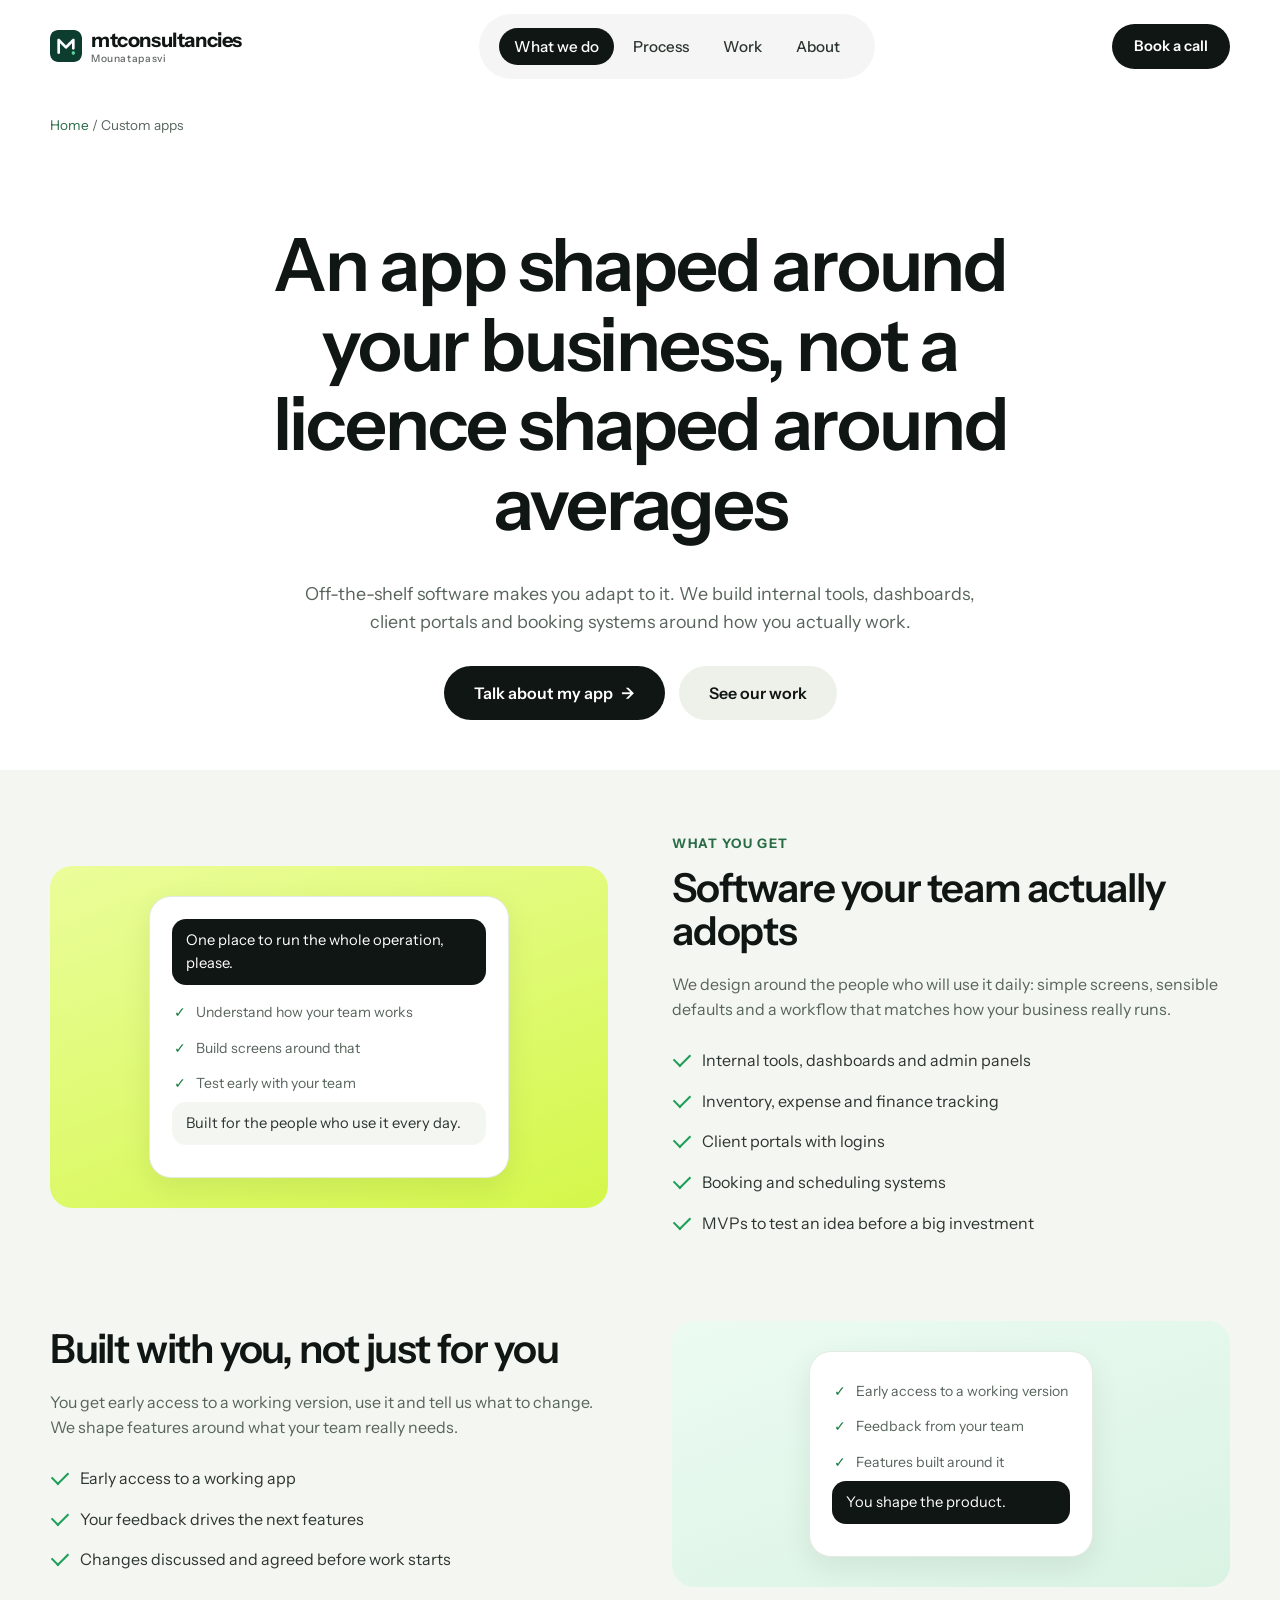
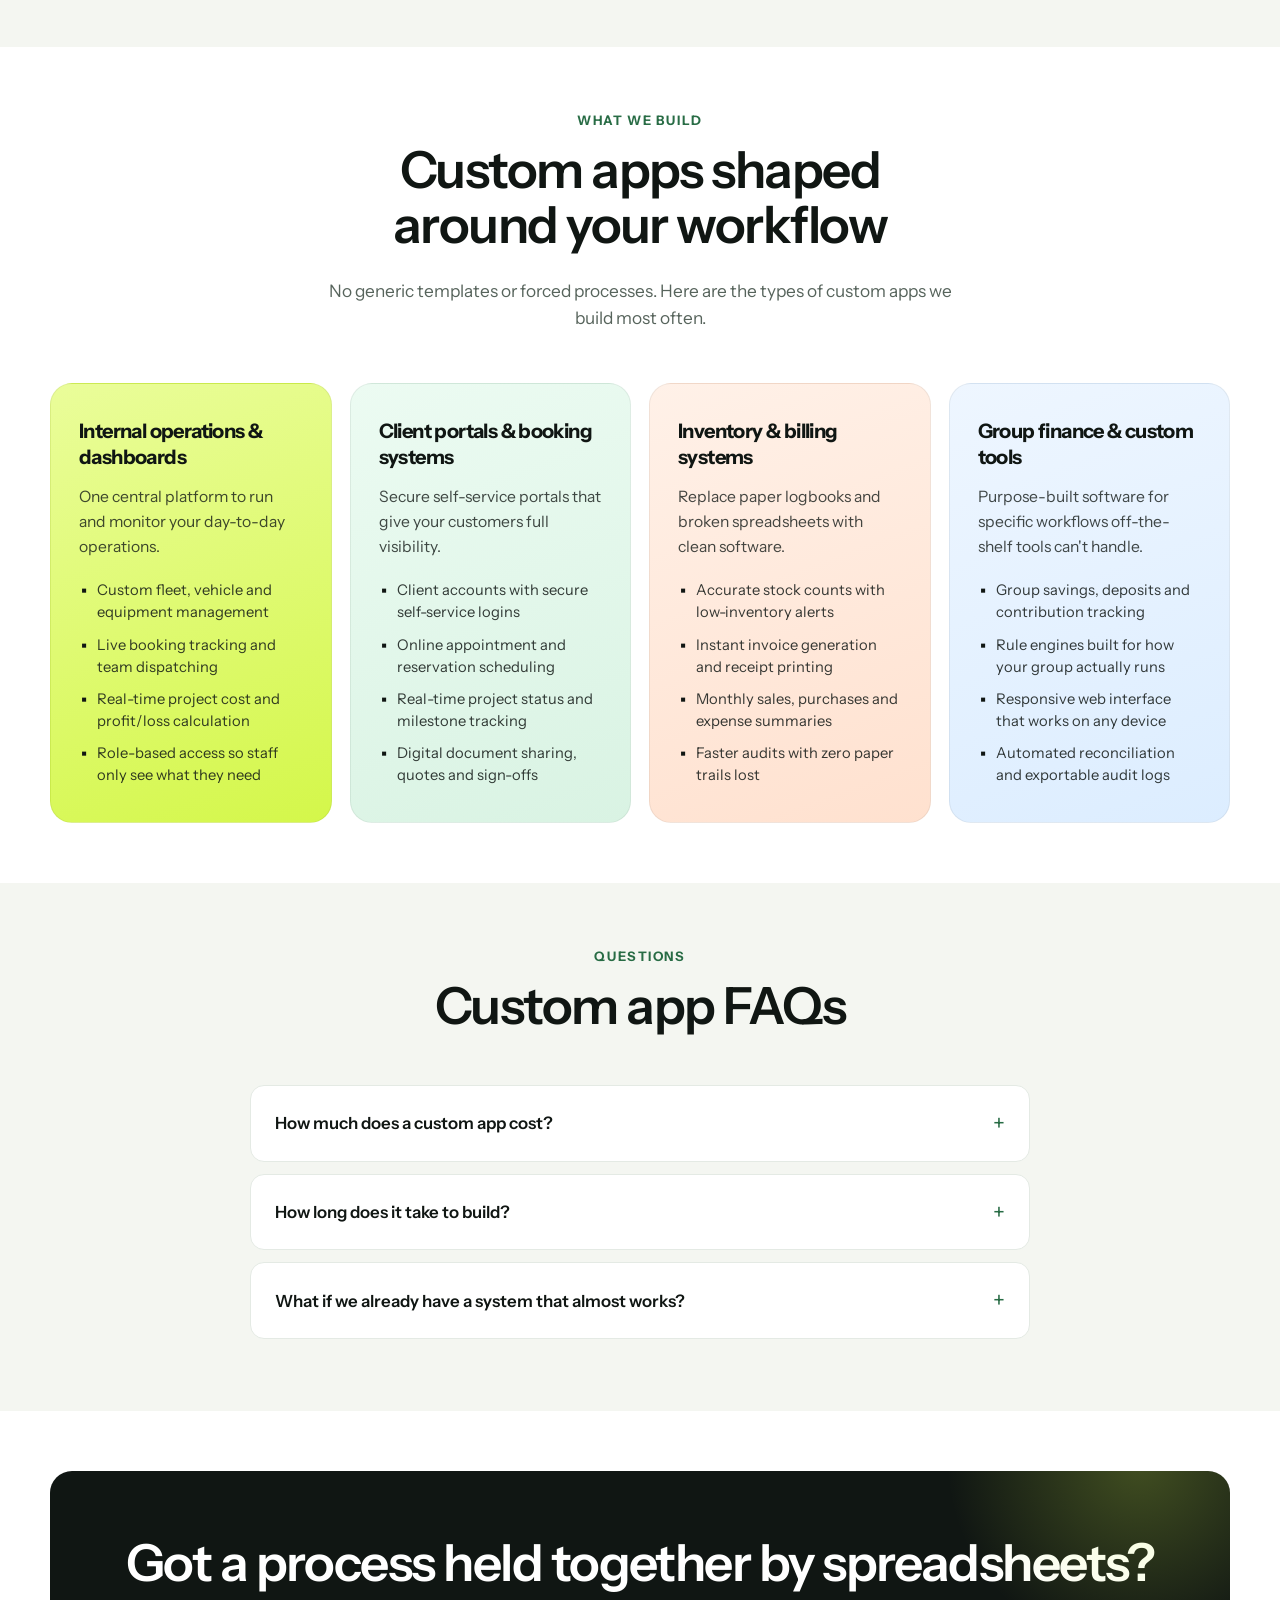
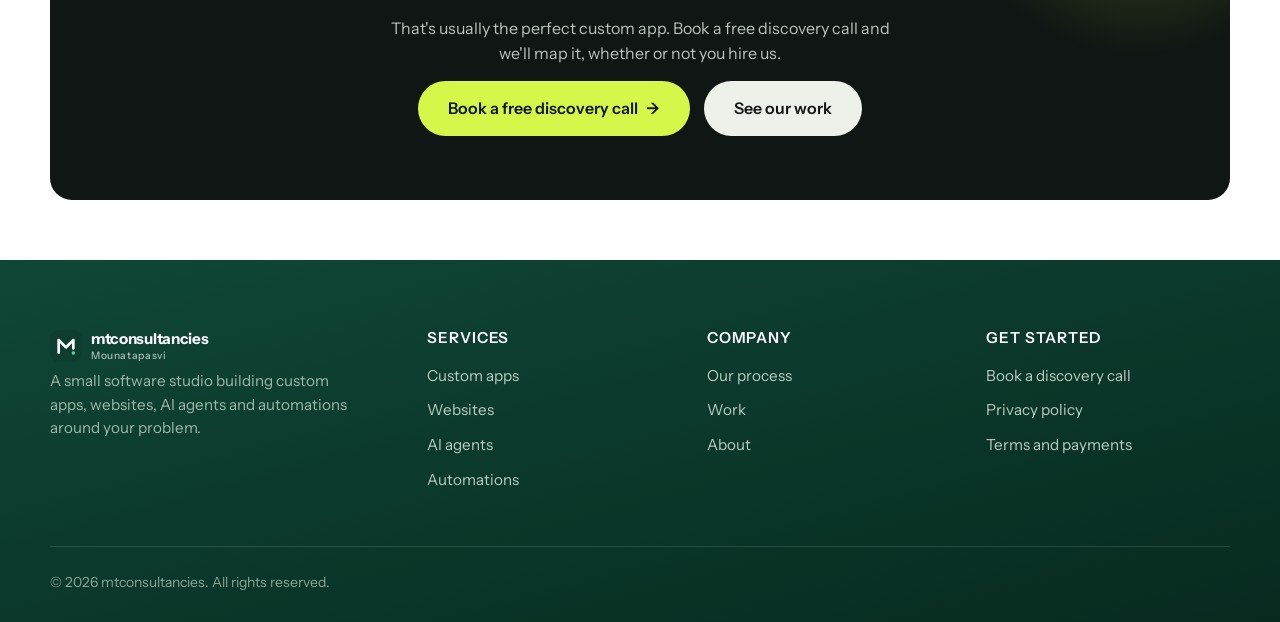
<file: custom-apps.html>
<!DOCTYPE html>
<html lang="en">

<head>
  <meta charset="UTF-8">
  <meta name="viewport" content="width=device-width, initial-scale=1.0">
  <title>Custom App Development — mtconsultancies</title>
  <meta name="description"
    content="Custom apps for small businesses: internal tools, dashboards, client portals and booking systems built around how you actually work.">
  <link rel="canonical" href="https://mtconsultancies.in/custom-apps.html">
  <meta name="robots" content="index, follow">
  <meta name="theme-color" content="#0c3d2e">
  <meta property="og:type" content="website">
  <meta property="og:site_name" content="mtconsultancies">
  <meta property="og:title" content="Custom App Development — mtconsultancies">
  <meta property="og:description"
    content="Internal tools, dashboards, portals and booking systems built around how you work.">
  <meta property="og:url" content="https://mtconsultancies.in/custom-apps.html">
  <meta property="og:image" content="https://mtconsultancies.in/assets/og-image.jpg">
  <meta property="og:image:width" content="1200">
  <meta property="og:image:height" content="630">
  <meta property="og:image:alt" content="mtconsultancies: software shaped around your problem">
  <meta name="twitter:card" content="summary_large_image">
  <meta name="twitter:title" content="Custom App Development — mtconsultancies">
  <meta name="twitter:image" content="https://mtconsultancies.in/assets/og-image.jpg">
  <link rel="icon" href="assets/favicon.svg" type="image/svg+xml">
  <link rel="icon" href="assets/favicon-32.png" sizes="32x32" type="image/png">
  <link rel="apple-touch-icon" href="assets/apple-touch-icon.png">
  <link rel="preconnect" href="https://fonts.googleapis.com">
  <link rel="preconnect" href="https://fonts.gstatic.com" crossorigin>
  <link rel="preload" as="style" href="https://fonts.googleapis.com/css2?family=Instrument+Sans:ital,wght@0,400..700;1,400..700&display=swap">
  <link rel="stylesheet" href="https://fonts.googleapis.com/css2?family=Instrument+Sans:ital,wght@0,400..700;1,400..700&display=swap" media="print" onload="this.media='all'">
  <noscript>
    <link rel="stylesheet" href="https://fonts.googleapis.com/css2?family=Instrument+Sans:ital,wght@0,400..700;1,400..700&display=swap">
  </noscript>
  <link rel="stylesheet" href="css/style.css?v=20">
  <script type="application/ld+json">
  {
    "@context": "https://schema.org",
    "@type": "Service",
    "name": "Custom App Development",
    "provider": { "@type": "Organization", "name": "mtconsultancies", "url": "https://mtconsultancies.in/" },
    "description": "Custom apps for small teams: internal tools, dashboards, client portals, booking systems and MVPs, scoped around the client's problem.",
    "areaServed": "Worldwide"
  }
  </script>
  <script type="application/ld+json">
  {
    "@context": "https://schema.org",
    "@type": "BreadcrumbList",
    "itemListElement": [
      { "@type": "ListItem", "position": 1, "name": "Home", "item": "https://mtconsultancies.in/" },
      { "@type": "ListItem", "position": 2, "name": "Custom Apps", "item": "https://mtconsultancies.in/custom-apps.html" }
    ]
  }
  </script>
</head>

<body>
  <div class="stage">
    <div class="container">
      <div class="frame">
        <header class="site-header">
          <div class="container">
            <nav class="nav" aria-label="Main navigation">
              <a class="logo" href="index.html"><span class="mark" aria-hidden="true"></span><span class="logo-text">mtconsultancies<small>Mounatapasvi</small></span></a>
              <button class="nav-toggle" aria-expanded="false" aria-controls="nav-links" aria-label="Toggle navigation">
                <span class="bar"></span>
                <span class="bar"></span>
                <span class="bar"></span>
              </button>
              <ul class="nav-links" id="nav-links">
                <li><a href="index.html" class="active" aria-current="page">What we do</a></li>
                <li><a href="process.html">Process</a></li>
                <li><a href="work.html">Work</a></li>
                <li><a href="about.html">About</a></li>
                <li class="mobile-only"><a href="contact.html">Book a call</a></li>
              </ul>
              <div class="nav-cta">
                <a class="btn btn-dark btn-sm" href="contact.html">Book a call</a>
              </div>
            </nav>
          </div>
        </header>

        <main>
          <nav class="crumbs" aria-label="Breadcrumb">
            <a href="index.html">Home</a> / Custom apps
          </nav>

          <section class="page-hero">
            <h1>An app shaped around your business, not a licence shaped around averages</h1>
            <p class="lede">Off-the-shelf software makes you adapt to it. We build internal tools, dashboards, client portals and booking systems around how you actually work.</p>
            <div class="hero-actions" style="justify-content:center">
              <a class="btn btn-dark" href="contact.html">Talk about my app <span class="arrow">→</span></a>
              <a class="btn btn-light" href="work.html">See our work</a>
            </div>
          </section>

          <section class="section alt">
            <div class="split">
              <div class="split-media lime reveal">
                <div class="chat-card">
                  <div class="bubble user">One place to run the whole operation, please.</div>
                  <div class="step"><span class="tick">✓</span><span>Understand how your team works</span></div>
                  <div class="step"><span class="tick">✓</span><span>Build screens around that</span></div>
                  <div class="step"><span class="tick">✓</span><span>Test early with your team</span></div>
                  <div class="bubble">Built for the people who use it every day.</div>
                </div>
              </div>
              <div class="reveal">
                <span class="kicker"
                  style="display:inline-block;font-size:.82rem;font-weight:700;letter-spacing:.12em;text-transform:uppercase;color:#286c45;margin-bottom:12px">What
                  you get</span>
                <h2>Software your team actually adopts</h2>
                <p class="muted">We design around the people who will use it daily: simple screens, sensible defaults and a workflow that matches how your business really runs.</p>
                <ul class="check-list">
                  <li>Internal tools, dashboards and admin panels</li>
                  <li>Inventory, expense and finance tracking</li>
                  <li>Client portals with logins</li>
                  <li>Booking and scheduling systems</li>
                  <li>MVPs to test an idea before a big investment</li>
                </ul>
              </div>
            </div>

            <div class="split reverse">
              <div class="split-media mint reveal">
                <div class="chat-card">
                  <div class="step"><span class="tick">✓</span><span>Early access to a working version</span></div>
                  <div class="step"><span class="tick">✓</span><span>Feedback from your team</span></div>
                  <div class="step"><span class="tick">✓</span><span>Features built around it</span></div>
                  <div class="bubble user">You shape the product.</div>
                </div>
              </div>
              <div class="reveal">
                <h2>Built with you, not just for you</h2>
                <p class="muted">You get early access to a working version, use it and tell us what to change. We shape features around what your team really needs.</p>
                <ul class="check-list">
                  <li>Early access to a working app</li>
                  <li>Your feedback drives the next features</li>
                  <li>Changes discussed and agreed before work starts</li>
                </ul>
              </div>
            </div>
          </section>

          <section class="section">
            <div class="section-head center reveal">
              <span class="kicker">WHAT WE BUILD</span>
              <h2>Custom apps shaped around your workflow</h2>
              <p>No generic templates or forced processes. Here are the types of custom apps we build most often.</p>
            </div>
            <div class="grid-4">
              <article class="tile lime reveal">
                <h3>Internal operations &amp; dashboards</h3>
                <p>One central platform to run and monitor your day-to-day operations.</p>
                <ul class="tile-list">
                  <li>Custom fleet, vehicle and equipment management</li>
                  <li>Live booking tracking and team dispatching</li>
                  <li>Real-time project cost and profit/loss calculation</li>
                  <li>Role-based access so staff only see what they need</li>
                </ul>
              </article>
              <article class="tile mint reveal">
                <h3>Client portals &amp; booking systems</h3>
                <p>Secure self-service portals that give your customers full visibility.</p>
                <ul class="tile-list">
                  <li>Client accounts with secure self-service logins</li>
                  <li>Online appointment and reservation scheduling</li>
                  <li>Real-time project status and milestone tracking</li>
                  <li>Digital document sharing, quotes and sign-offs</li>
                </ul>
              </article>
              <article class="tile peach reveal">
                <h3>Inventory &amp; billing systems</h3>
                <p>Replace paper logbooks and broken spreadsheets with clean software.</p>
                <ul class="tile-list">
                  <li>Accurate stock counts with low-inventory alerts</li>
                  <li>Instant invoice generation and receipt printing</li>
                  <li>Monthly sales, purchases and expense summaries</li>
                  <li>Faster audits with zero paper trails lost</li>
                </ul>
              </article>
              <article class="tile sky reveal">
                <h3>Group finance &amp; custom tools</h3>
                <p>Purpose-built software for specific workflows off-the-shelf tools can't handle.</p>
                <ul class="tile-list">
                  <li>Group savings, deposits and contribution tracking</li>
                  <li>Rule engines built for how your group actually runs</li>
                  <li>Responsive web interface that works on any device</li>
                  <li>Automated reconciliation and exportable audit logs</li>
                </ul>
              </article>
            </div>
          </section>

          <section class="section alt">
            <div class="section-head center reveal">
              <span class="kicker">Questions</span>
              <h2>Custom app FAQs</h2>
            </div>
            <div class="faq reveal">
              <details class="faq-item">
                <summary>How much does a custom app cost?</summary>
                <div class="faq-a">
                  <p>It depends on what you need. After a free discovery call we send a written proposal with scope and cost.</p>
                </div>
              </details>
              <details class="faq-item">
                <summary>How long does it take to build?</summary>
                <div class="faq-a">
                  <p>It depends on the size of the app. We give you an estimate in the proposal, and you can use an early version while we keep building.</p>
                </div>
              </details>
              <details class="faq-item">
                <summary>What if we already have a system that almost works?</summary>
                <div class="faq-a">
                  <p>We'd rather improve what you have than rebuild it. The discovery call helps us work out which is better for you.</p>
                </div>
              </details>
            </div>
          </section>

          <section class="section">
            <div class="cta-band reveal">
              <h2>Got a process held together by spreadsheets?</h2>
              <p>That's usually the perfect custom app. Book a free discovery call and we'll map it, whether or not you hire us.</p>
              <div class="hero-actions">
                <a class="btn btn-lime" href="contact.html">Book a free discovery call <span class="arrow">→</span></a>
                <a class="btn btn-light" href="work.html">See our work</a>
              </div>
            </div>
          </section>
        </main>
      </div>

      <footer class="site-footer">
        <div class="footer-card">
          <div class="footer-grid">
            <div class="footer-brand">
              <a class="logo" href="index.html" style="color:#fff"><span class="mark" aria-hidden="true"></span><span class="logo-text">mtconsultancies<small>Mounatapasvi</small></span></a>
              <p>A small software studio building custom apps, websites, AI agents and automations around your problem.</p>
            </div>
            <div>
              <h3 class="footer-title">Services</h3>
              <ul>
                <li><a href="custom-apps.html">Custom apps</a></li>
                <li><a href="websites.html">Websites</a></li>
                <li><a href="ai-agents.html">AI agents</a></li>
                <li><a href="automations.html">Automations</a></li>
              </ul>
            </div>
            <div>
              <h3 class="footer-title">Company</h3>
              <ul>
                <li><a href="process.html">Our process</a></li>
                <li><a href="work.html">Work</a></li>
                <li><a href="about.html">About</a></li>
              </ul>
            </div>
            <div>
              <h3 class="footer-title">Get started</h3>
              <ul>
                <li><a href="contact.html">Book a discovery call</a></li>
                <li><a href="privacy-policy.html">Privacy policy</a></li>
                <li><a href="terms.html">Terms and payments</a></li>
              </ul>
            </div>
          </div>
          <div class="footer-bottom">
            <span>© <span data-year>2026</span> mtconsultancies. All rights reserved.</span>
          </div>
        </div>
      </footer>
    </div>
  </div>
  <script src="js/main.js?v=4" defer></script>
</body>

</html>
</file>
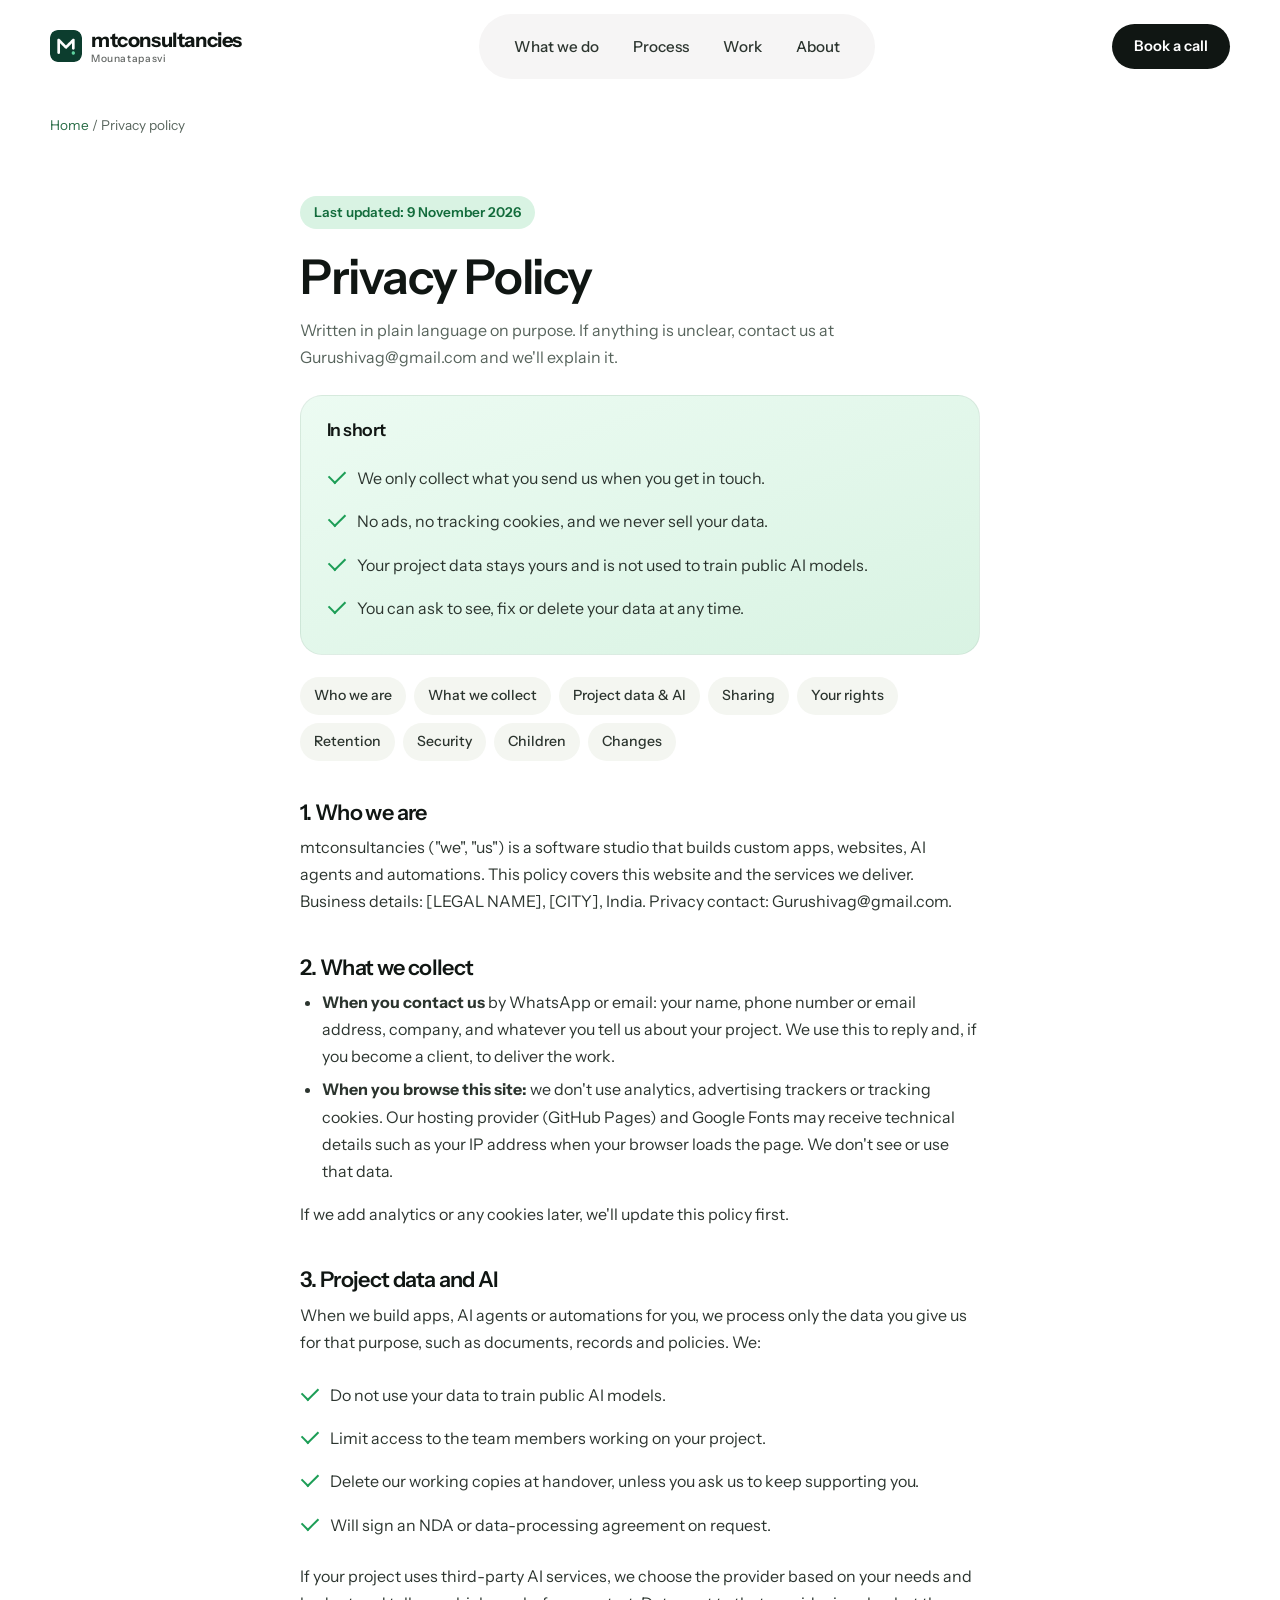
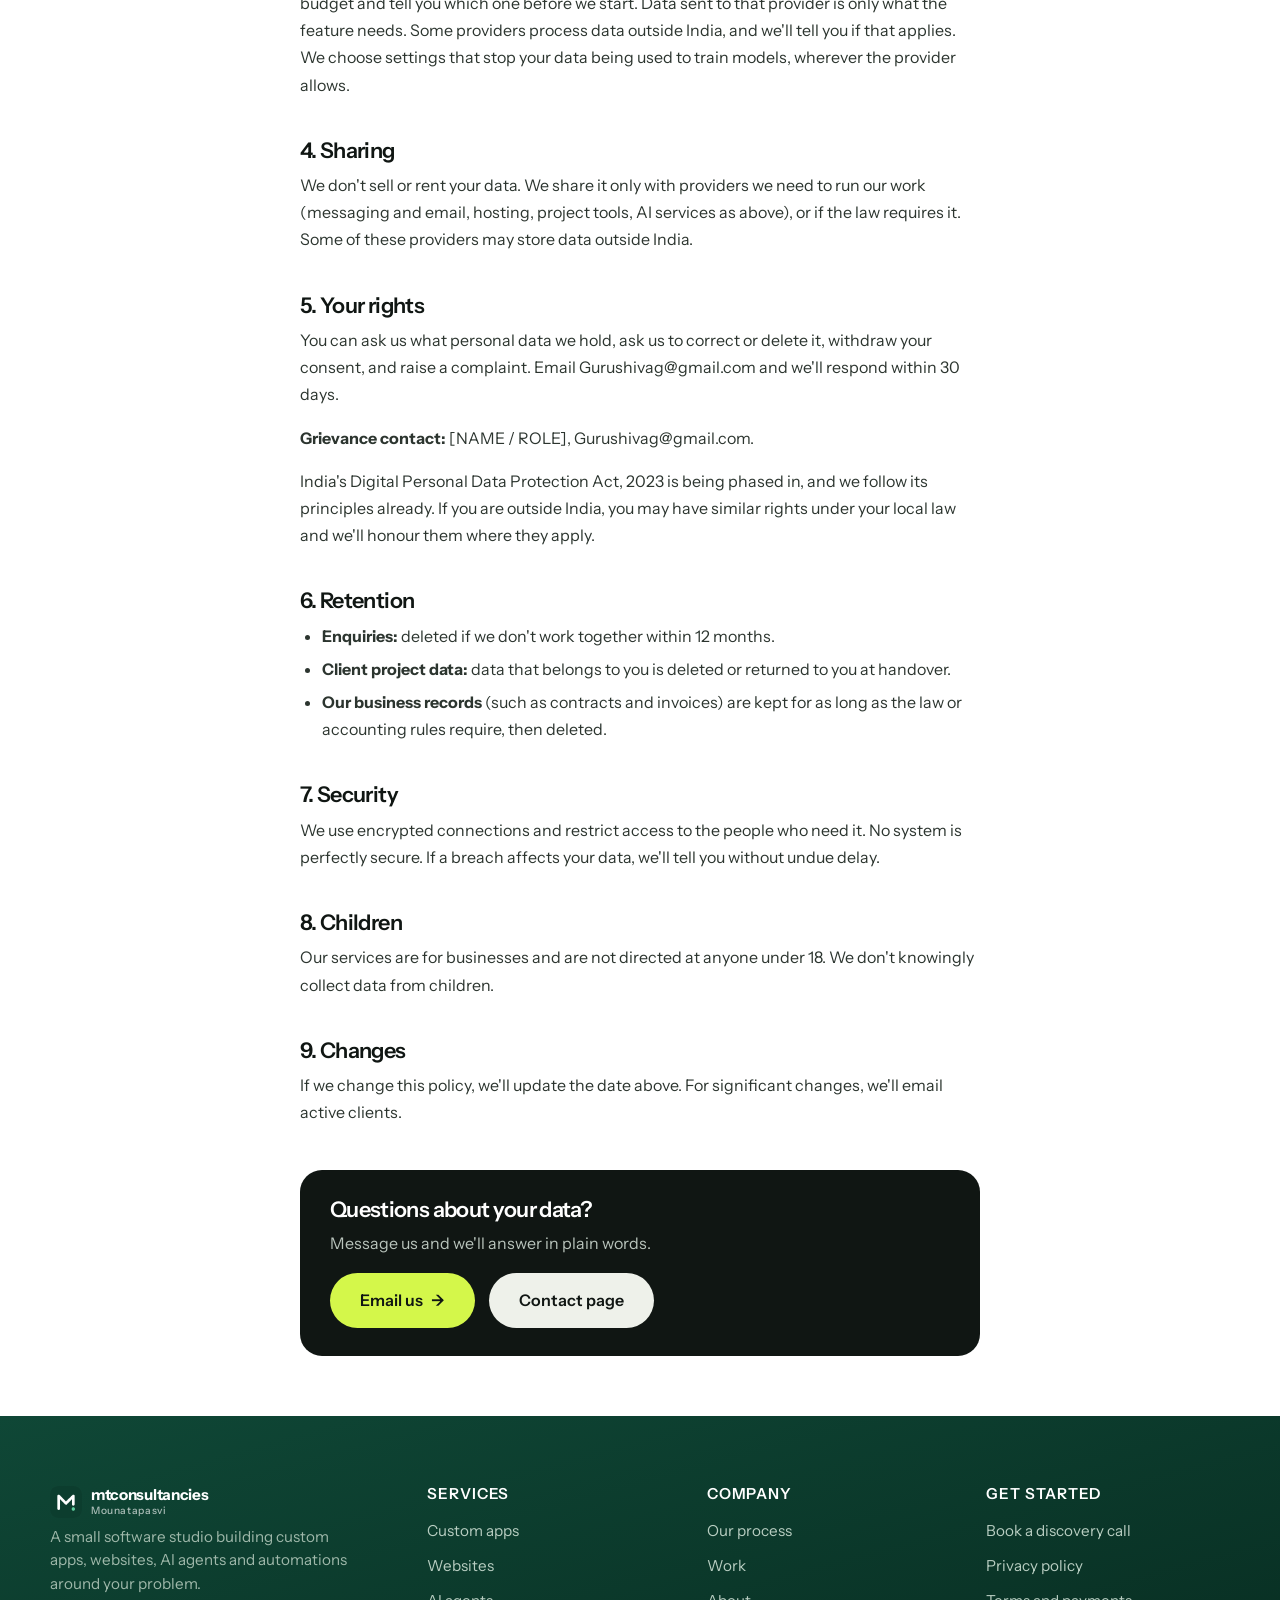
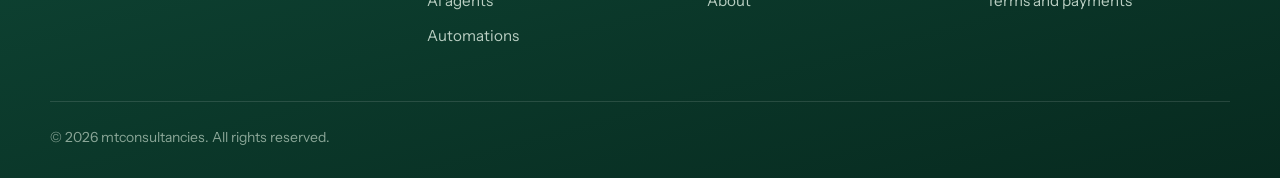
<file: privacy-policy.html>
<!DOCTYPE html>
<html lang="en">

<head>
  <meta charset="UTF-8">
  <meta name="viewport" content="width=device-width, initial-scale=1.0">
  <title>Privacy Policy — mtconsultancies</title>
  <meta name="description"
    content="How mtconsultancies collects, uses and protects your data: a plain-language privacy policy covering enquiries, project data, AI data handling and your rights.">
  <link rel="canonical" href="https://mtconsultancies.in/privacy-policy.html">
  <meta name="robots" content="index, follow">
  <meta name="theme-color" content="#0c3d2e">
  <meta property="og:type" content="website">
  <meta property="og:site_name" content="mtconsultancies">
  <meta property="og:title" content="Privacy Policy — mtconsultancies">
  <meta property="og:description" content="Plain-language privacy policy: what we collect, why, and your rights.">
  <meta property="og:url" content="https://mtconsultancies.in/privacy-policy.html">
  <meta property="og:image" content="https://mtconsultancies.in/assets/og-image.jpg">
  <meta property="og:image:width" content="1200">
  <meta property="og:image:height" content="630">
  <meta property="og:image:alt" content="mtconsultancies: software shaped around your problem">
  <meta name="twitter:card" content="summary_large_image">
  <meta name="twitter:title" content="Privacy Policy — mtconsultancies">
  <meta name="twitter:image" content="https://mtconsultancies.in/assets/og-image.jpg">
  <link rel="icon" href="assets/favicon.svg" type="image/svg+xml">
  <link rel="icon" href="assets/favicon-32.png" sizes="32x32" type="image/png">
  <link rel="apple-touch-icon" href="assets/apple-touch-icon.png">
  <link rel="preconnect" href="https://fonts.googleapis.com">
  <link rel="preconnect" href="https://fonts.gstatic.com" crossorigin>
  <link rel="preload" as="style" href="https://fonts.googleapis.com/css2?family=Instrument+Sans:ital,wght@0,400..700;1,400..700&display=swap">
  <link rel="stylesheet" href="https://fonts.googleapis.com/css2?family=Instrument+Sans:ital,wght@0,400..700;1,400..700&display=swap" media="print" onload="this.media='all'">
  <noscript>
    <link rel="stylesheet" href="https://fonts.googleapis.com/css2?family=Instrument+Sans:ital,wght@0,400..700;1,400..700&display=swap">
  </noscript>
  <link rel="stylesheet" href="css/style.css?v=20">

  <style>
    .legal { max-width: 780px; margin-inline: auto; }
    .legal h1 { font-size: clamp(2rem, 4vw, 3rem); margin-bottom: 14px; }
    .legal h2 { font-size: 1.35rem; margin: 40px 0 10px; scroll-margin-top: 110px; }
    .legal p, .legal li { line-height: 1.7; }
    .legal ul.plain { margin: 8px 0 16px; padding-left: 22px; color: var(--ink-2); }
    .legal ul.plain li { margin-bottom: 6px; }
    .legal-updated {
      display: inline-block; font-size: .85rem; font-weight: 600;
      background: var(--mint); color: #136c3c;
      border-radius: 999px; padding: 6px 14px; margin-bottom: 22px;
    }
    .legal-summary {
      background: linear-gradient(160deg, #ecfbf2, var(--mint));
      border: 1px solid rgba(16, 22, 19, .06);
      border-radius: var(--radius-lg);
      padding: 24px 26px; margin: 24px 0 8px;
    }
    .legal-summary h2 { margin: 0 0 8px; font-size: 1.1rem; }
    .legal-toc { display: flex; flex-wrap: wrap; gap: 8px; margin: 22px 0 0; padding: 0; list-style: none; }
    .legal-toc a {
      display: inline-block; text-decoration: none; font-size: .88rem; font-weight: 500;
      background: var(--paper-2); color: var(--ink-2);
      border-radius: 999px; padding: 7px 14px; transition: background .15s ease;
    }
    .legal-toc a:hover { background: var(--lime); color: var(--ink); }
    .legal-contact {
      margin-top: 44px; background: var(--ink); color: #fff;
      border-radius: var(--radius-lg); padding: 28px 30px;
    }
    .legal-contact h2 { color: #fff; margin: 0 0 8px; }
    .legal-contact p { color: #b9c4bc; margin: 0 0 16px; }
    .legal-contact .hero-actions { animation: none; }
  </style>
</head>

<body>
  <div class="stage">
    <div class="container">
      <div class="frame">
        <header class="site-header">
          <div class="container">
            <nav class="nav" aria-label="Main navigation">
              <a class="logo" href="index.html"><span class="mark" aria-hidden="true"></span><span class="logo-text">mtconsultancies<small>Mounatapasvi</small></span></a>
              <button class="nav-toggle" aria-expanded="false" aria-controls="nav-links" aria-label="Toggle navigation">
                <span class="bar"></span>
                <span class="bar"></span>
                <span class="bar"></span>
              </button>
              <ul class="nav-links" id="nav-links">
                <li><a href="index.html">What we do</a></li>
                <li><a href="process.html">Process</a></li>
                <li><a href="work.html">Work</a></li>
                <li><a href="about.html">About</a></li>
                <li class="mobile-only"><a href="contact.html">Book a call</a></li>
              </ul>
              <div class="nav-cta">
                <a class="btn btn-dark btn-sm" href="contact.html">Book a call</a>
              </div>
            </nav>
          </div>
        </header>

        <main>
          <nav class="crumbs" aria-label="Breadcrumb">
            <a href="index.html">Home</a> / Privacy policy
          </nav>

          <section class="section legal">
            <span class="legal-updated">Last updated: 9 November 2026</span>
            <h1>Privacy Policy</h1>
            <p class="muted">Written in plain language on purpose. If anything is unclear, contact us at Gurushivag@gmail.com and we'll explain it.</p>

            <div class="legal-summary">
              <h2>In short</h2>
              <ul class="check-list">
                <li>We only collect what you send us when you get in touch.</li>
                <li>No ads, no tracking cookies, and we never sell your data.</li>
                <li>Your project data stays yours and is not used to train public AI models.</li>
                <li>You can ask to see, fix or delete your data at any time.</li>
              </ul>
            </div>

            <ul class="legal-toc" aria-label="Sections">
              <li><a href="#who">Who we are</a></li>
              <li><a href="#collect">What we collect</a></li>
              <li><a href="#project-data">Project data &amp; AI</a></li>
              <li><a href="#sharing">Sharing</a></li>
              <li><a href="#rights">Your rights</a></li>
              <li><a href="#retention">Retention</a></li>
              <li><a href="#security">Security</a></li>
              <li><a href="#children">Children</a></li>
              <li><a href="#changes">Changes</a></li>
            </ul>

            <h2 id="who">1. Who we are</h2>
            <p>mtconsultancies ("we", "us") is a software studio that builds custom apps, websites, AI agents and automations. This policy covers this website and the services we deliver. Business details: [LEGAL NAME], [CITY], India. Privacy contact: Gurushivag@gmail.com.</p>

            <h2 id="collect">2. What we collect</h2>
            <ul class="plain">
              <li><strong>When you contact us</strong> by WhatsApp or email: your name, phone number or email address, company, and whatever you tell us about your project. We use this to reply and, if you become a client, to deliver the work.</li>
              <li><strong>When you browse this site:</strong> we don't use analytics, advertising trackers or tracking cookies. Our hosting provider (GitHub Pages) and Google Fonts may receive technical details such as your IP address when your browser loads the page. We don't see or use that data.</li>
            </ul>
            <p>If we add analytics or any cookies later, we'll update this policy first.</p>

            <h2 id="project-data">3. Project data and AI</h2>
            <p>When we build apps, AI agents or automations for you, we process only the data you give us for that purpose, such as documents, records and policies. We:</p>
            <ul class="check-list">
              <li>Do not use your data to train public AI models.</li>
              <li>Limit access to the team members working on your project.</li>
              <li>Delete our working copies at handover, unless you ask us to keep supporting you.</li>
              <li>Will sign an NDA or data-processing agreement on request.</li>
            </ul>
            <p style="margin-top:16px">If your project uses third-party AI services, we choose the provider based on your needs and budget and tell you which one before we start. Data sent to that provider is only what the feature needs. Some providers process data outside India, and we'll tell you if that applies. We choose settings that stop your data being used to train models, wherever the provider allows.</p>

            <h2 id="sharing">4. Sharing</h2>
            <p>We don't sell or rent your data. We share it only with providers we need to run our work (messaging and email, hosting, project tools, AI services as above), or if the law requires it. Some of these providers may store data outside India.</p>

            <h2 id="rights">5. Your rights</h2>
            <p>You can ask us what personal data we hold, ask us to correct or delete it, withdraw your consent, and raise a complaint. Email Gurushivag@gmail.com and we'll respond within 30 days.</p>
            <p><strong>Grievance contact:</strong> [NAME / ROLE], Gurushivag@gmail.com.</p>
            <p>India's Digital Personal Data Protection Act, 2023 is being phased in, and we follow its principles already. If you are outside India, you may have similar rights under your local law and we'll honour them where they apply.</p>

            <h2 id="retention">6. Retention</h2>
            <ul class="plain">
              <li><strong>Enquiries:</strong> deleted if we don't work together within 12 months.</li>
              <li><strong>Client project data:</strong> data that belongs to you is deleted or returned to you at handover.</li>
              <li><strong>Our business records</strong> (such as contracts and invoices) are kept for as long as the law or accounting rules require, then deleted.</li>
            </ul>

            <h2 id="security">7. Security</h2>
            <p>We use encrypted connections and restrict access to the people who need it. No system is perfectly secure. If a breach affects your data, we'll tell you without undue delay.</p>

            <h2 id="children">8. Children</h2>
            <p>Our services are for businesses and are not directed at anyone under 18. We don't knowingly collect data from children.</p>

            <h2 id="changes">9. Changes</h2>
            <p>If we change this policy, we'll update the date above. For significant changes, we'll email active clients.</p>

            <div class="legal-contact">
              <h2>Questions about your data?</h2>
              <p>Message us and we'll answer in plain words.</p>
              <div class="hero-actions">
                <a class="btn btn-lime" href="mailto:Gurushivag@gmail.com">Email us <span class="arrow">→</span></a>
                <a class="btn btn-light" href="contact.html">Contact page</a>
              </div>
            </div>
          </section>
        </main>
      </div>

      <footer class="site-footer">
        <div class="footer-card">
          <div class="footer-grid">
            <div class="footer-brand">
              <a class="logo" href="index.html" style="color:#fff"><span class="mark" aria-hidden="true"></span><span class="logo-text">mtconsultancies<small>Mounatapasvi</small></span></a>
              <p>A small software studio building custom apps, websites, AI agents and automations around your problem.</p>
            </div>
            <div>
              <h3 class="footer-title">Services</h3>
              <ul>
                <li><a href="custom-apps.html">Custom apps</a></li>
                <li><a href="websites.html">Websites</a></li>
                <li><a href="ai-agents.html">AI agents</a></li>
                <li><a href="automations.html">Automations</a></li>
              </ul>
            </div>
            <div>
              <h3 class="footer-title">Company</h3>
              <ul>
                <li><a href="process.html">Our process</a></li>
                <li><a href="work.html">Work</a></li>
                <li><a href="about.html">About</a></li>
              </ul>
            </div>
            <div>
              <h3 class="footer-title">Get started</h3>
              <ul>
                <li><a href="contact.html">Book a discovery call</a></li>
                <li><a href="privacy-policy.html">Privacy policy</a></li>
                <li><a href="terms.html">Terms and payments</a></li>
              </ul>
            </div>
          </div>
          <div class="footer-bottom">
            <span>© <span data-year>2026</span> mtconsultancies. All rights reserved.</span>
          </div>
        </div>
      </footer>
    </div>
  </div>
  <script src="js/main.js?v=4" defer></script>
</body>

</html>
</file>
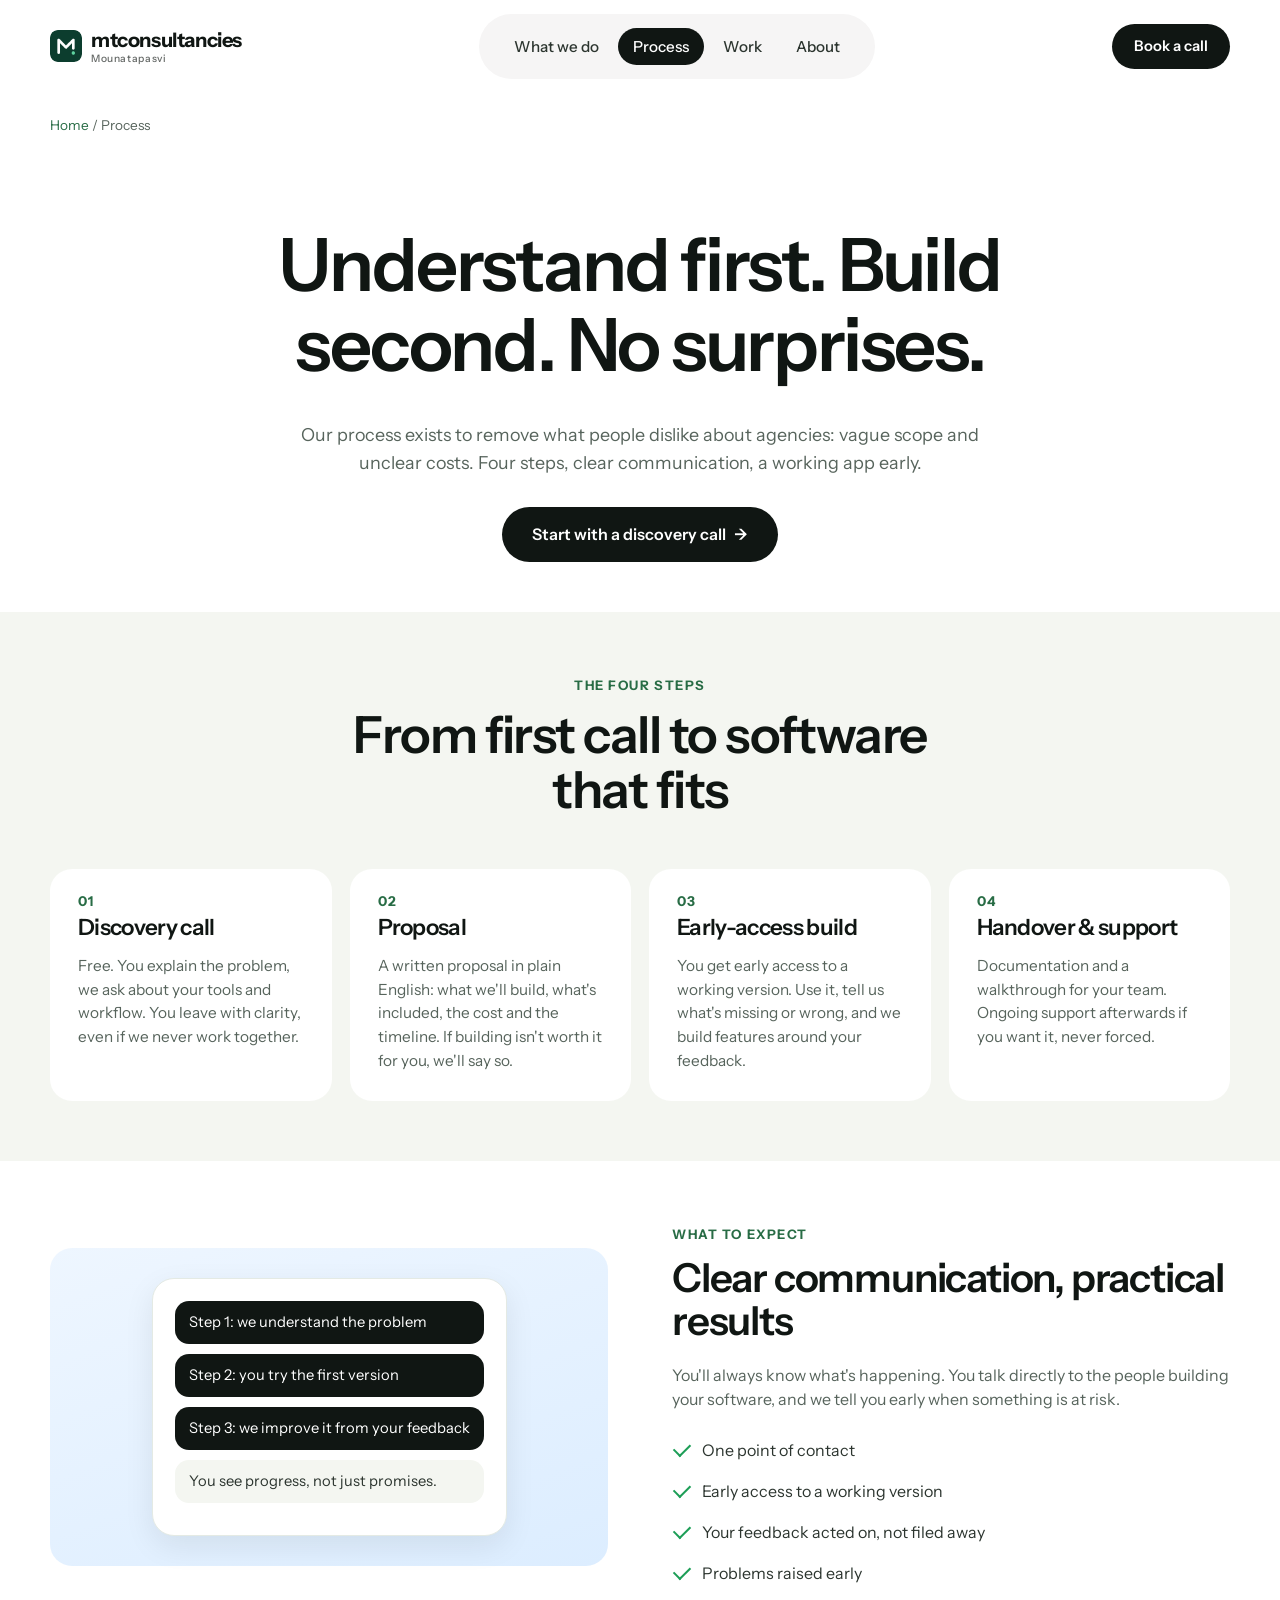
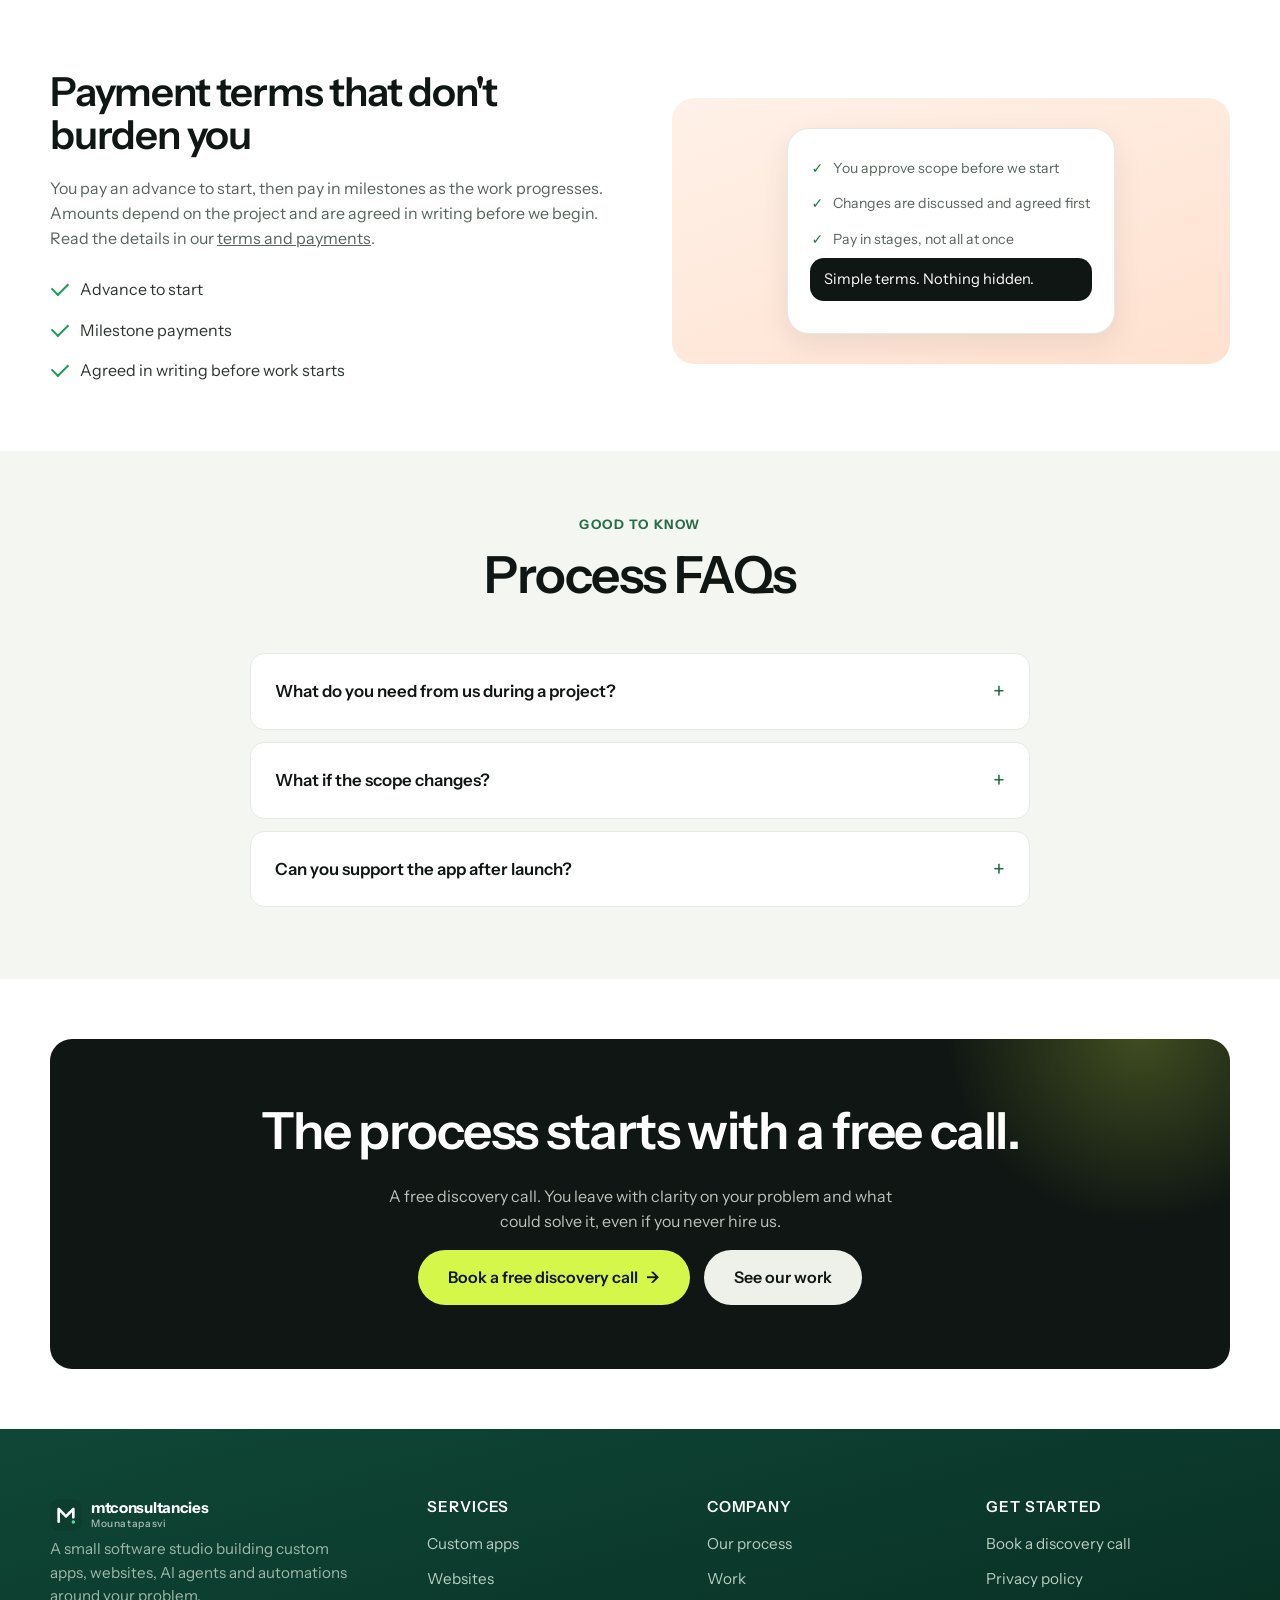
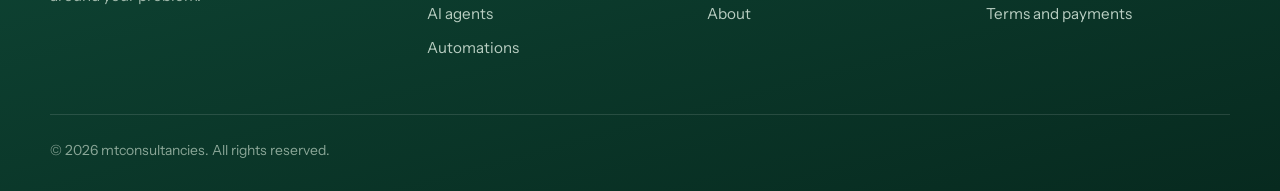
<file: process.html>
<!DOCTYPE html>
<html lang="en">

<head>
  <meta charset="UTF-8">
  <meta name="viewport" content="width=device-width, initial-scale=1.0">
  <title>Our Process — How mtconsultancies Works</title>
  <meta name="description"
    content="Understand first. Build second. No surprises. Four steps, clear communication, a working app early.">
  <link rel="canonical" href="https://mtconsultancies.in/process.html">
  <meta name="robots" content="index, follow">
  <meta name="theme-color" content="#0c3d2e">
  <meta property="og:type" content="website">
  <meta property="og:site_name" content="mtconsultancies">
  <meta property="og:title" content="Our Process — How mtconsultancies Works">
  <meta property="og:description"
    content="Understand first. Build second. No surprises. Four steps, clear communication, a working app early.">
  <meta property="og:url" content="https://mtconsultancies.in/process.html">
  <meta property="og:image" content="https://mtconsultancies.in/assets/og-image.jpg">
  <meta property="og:image:width" content="1200">
  <meta property="og:image:height" content="630">
  <meta property="og:image:alt" content="mtconsultancies: software shaped around your problem">
  <meta name="twitter:card" content="summary_large_image">
  <meta name="twitter:title" content="Our Process — How mtconsultancies Works">
  <meta name="twitter:image" content="https://mtconsultancies.in/assets/og-image.jpg">
  <link rel="icon" href="assets/favicon.svg" type="image/svg+xml">
  <link rel="icon" href="assets/favicon-32.png" sizes="32x32" type="image/png">
  <link rel="apple-touch-icon" href="assets/apple-touch-icon.png">
  <link rel="preconnect" href="https://fonts.googleapis.com">
  <link rel="preconnect" href="https://fonts.gstatic.com" crossorigin>
  <link rel="preload" as="style" href="https://fonts.googleapis.com/css2?family=Instrument+Sans:ital,wght@0,400..700;1,400..700&display=swap">
  <link rel="stylesheet" href="https://fonts.googleapis.com/css2?family=Instrument+Sans:ital,wght@0,400..700;1,400..700&display=swap" media="print" onload="this.media='all'">
  <noscript>
    <link rel="stylesheet" href="https://fonts.googleapis.com/css2?family=Instrument+Sans:ital,wght@0,400..700;1,400..700&display=swap">
  </noscript>
  <link rel="stylesheet" href="css/style.css?v=20">
  <script type="application/ld+json">
  {
    "@context": "https://schema.org",
    "@type": "HowTo",
    "name": "How a project with mtconsultancies works",
    "description": "From first call to launch: four steps to software that fits.",
    "step": [
      { "@type": "HowToStep", "name": "Discovery call", "text": "Free. You explain the problem, we ask about your tools and workflow." },
      { "@type": "HowToStep", "name": "Proposal", "text": "A written proposal in plain English: what we'll build, what's included, cost and timeline." },
      { "@type": "HowToStep", "name": "Early-access build", "text": "You get early access to a working version, use it and tell us what to change." },
      { "@type": "HowToStep", "name": "Handover and support", "text": "Documentation and a walkthrough for your team, with ongoing support if you want it." }
    ]
  }
  </script>
  <script type="application/ld+json">
  {
    "@context": "https://schema.org",
    "@type": "BreadcrumbList",
    "itemListElement": [
      { "@type": "ListItem", "position": 1, "name": "Home", "item": "https://mtconsultancies.in/" },
      { "@type": "ListItem", "position": 2, "name": "Process", "item": "https://mtconsultancies.in/process.html" }
    ]
  }
  </script>
</head>

<body>
  <div class="stage">
    <div class="container">
      <div class="frame">
        <header class="site-header">
          <div class="container">
            <nav class="nav" aria-label="Main navigation">
              <a class="logo" href="index.html"><span class="mark" aria-hidden="true"></span><span class="logo-text">mtconsultancies<small>Mounatapasvi</small></span></a>
              <button class="nav-toggle" aria-expanded="false" aria-controls="nav-links" aria-label="Toggle navigation">
                <span class="bar"></span>
                <span class="bar"></span>
                <span class="bar"></span>
              </button>
              <ul class="nav-links" id="nav-links">
                <li><a href="index.html">What we do</a></li>
                <li><a href="process.html" class="active" aria-current="page">Process</a></li>
                <li><a href="work.html">Work</a></li>
                <li><a href="about.html">About</a></li>
                <li class="mobile-only"><a href="contact.html">Book a call</a></li>
              </ul>
              <div class="nav-cta">
                <a class="btn btn-dark btn-sm" href="contact.html">Book a call</a>
              </div>
            </nav>
          </div>
        </header>

        <main>
          <nav class="crumbs" aria-label="Breadcrumb">
            <a href="index.html">Home</a> / Process
          </nav>

          <section class="page-hero">
            <h1>Understand first. Build second. No surprises.</h1>
            <p class="lede">Our process exists to remove what people dislike about agencies: vague scope and unclear costs. Four steps, clear communication, a working app early.</p>
            <div class="hero-actions" style="justify-content:center">
              <a class="btn btn-dark" href="contact.html">Start with a discovery call <span class="arrow">→</span></a>
            </div>
          </section>

          <section class="section alt">
            <div class="section-head center reveal">
              <span class="kicker">The four steps</span>
              <h2>From first call to software that fits</h2>
            </div>
            <div class="steps">
              <article class="card step-card reveal">
                <h3>Discovery call</h3>
                <p>Free. You explain the problem, we ask about your tools and workflow. You leave with clarity, even if we never work together.</p>
              </article>
              <article class="card step-card reveal">
                <h3>Proposal</h3>
                <p>A written proposal in plain English: what we'll build, what's included, the cost and the timeline. If building isn't worth it for you, we'll say so.</p>
              </article>
              <article class="card step-card reveal">
                <h3>Early-access build</h3>
                <p>You get early access to a working version. Use it, tell us what's missing or wrong, and we build features around your feedback.</p>
              </article>
              <article class="card step-card reveal">
                <h3>Handover &amp; support</h3>
                <p>Documentation and a walkthrough for your team. Ongoing support afterwards if you want it, never forced.</p>
              </article>
            </div>
          </section>

          <section class="section">
            <div class="split">
              <div class="split-media sky reveal">
                <div class="chat-card">
                  <div class="bubble user">Step 1: we understand the problem</div>
                  <div class="bubble user">Step 2: you try the first version</div>
                  <div class="bubble user">Step 3: we improve it from your feedback</div>
                  <div class="bubble">You see progress, not just promises.</div>
                </div>
              </div>
              <div class="reveal">
                <span class="kicker"
                  style="display:inline-block;font-size:.82rem;font-weight:700;letter-spacing:.12em;text-transform:uppercase;color:#286c45;margin-bottom:12px">What
                  to expect</span>
                <h2>Clear communication, practical results</h2>
                <p class="muted">You'll always know what's happening. You talk directly to the people building your software, and we tell you early when something is at risk.</p>
                <ul class="check-list">
                  <li>One point of contact</li>
                  <li>Early access to a working version</li>
                  <li>Your feedback acted on, not filed away</li>
                  <li>Problems raised early</li>
                </ul>
              </div>
            </div>

            <div class="split reverse">
              <div class="split-media peach reveal">
                <div class="chat-card">
                  <div class="step"><span class="tick">✓</span><span>You approve scope before we start</span></div>
                  <div class="step"><span class="tick">✓</span><span>Changes are discussed and agreed first</span></div>
                  <div class="step"><span class="tick">✓</span><span>Pay in stages, not all at once</span></div>
                  <div class="bubble user">Simple terms. Nothing hidden.</div>
                </div>
              </div>
              <div class="reveal">
                <h2>Payment terms that don't burden you</h2>
                <p class="muted">You pay an advance to start, then pay in milestones as the work progresses. Amounts depend on the project and are agreed in writing before we begin. Read the details in our <a href="terms.html" style="text-decoration:underline">terms and payments</a>.</p>
                <ul class="check-list">
                  <li>Advance to start</li>
                  <li>Milestone payments</li>
                  <li>Agreed in writing before work starts</li>
                </ul>
              </div>
            </div>
          </section>

          <section class="section alt">
            <div class="section-head center reveal">
              <span class="kicker">Good to know</span>
              <h2>Process FAQs</h2>
            </div>
            <div class="faq reveal">
              <details class="faq-item">
                <summary>What do you need from us during a project?</summary>
                <div class="faq-a">
                  <p>Someone who can explain how your business works and give feedback on early versions. That's the most important input.</p>
                </div>
              </details>
              <details class="faq-item">
                <summary>What if the scope changes?</summary>
                <div class="faq-a">
                  <p>Tell us. We'll discuss what changes, what it affects and any change in cost, and agree it before starting that work.</p>
                </div>
              </details>
              <details class="faq-item">
                <summary>Can you support the app after launch?</summary>
                <div class="faq-a">
                  <p>Yes, if you want it. Support is optional and agreed separately.</p>
                </div>
              </details>
            </div>
          </section>

          <section class="section">
            <div class="cta-band reveal">
              <h2>The process starts with a free call.</h2>
              <p>A free discovery call. You leave with clarity on your problem and what could solve it, even if you never hire us.</p>
              <div class="hero-actions">
                <a class="btn btn-lime" href="contact.html">Book a free discovery call <span class="arrow">→</span></a>
                <a class="btn btn-light" href="work.html">See our work</a>
              </div>
            </div>
          </section>
        </main>
      </div>

      <footer class="site-footer">
        <div class="footer-card">
          <div class="footer-grid">
            <div class="footer-brand">
              <a class="logo" href="index.html" style="color:#fff"><span class="mark" aria-hidden="true"></span><span class="logo-text">mtconsultancies<small>Mounatapasvi</small></span></a>
              <p>A small software studio building custom apps, websites, AI agents and automations around your problem.</p>
            </div>
            <div>
              <h3 class="footer-title">Services</h3>
              <ul>
                <li><a href="custom-apps.html">Custom apps</a></li>
                <li><a href="websites.html">Websites</a></li>
                <li><a href="ai-agents.html">AI agents</a></li>
                <li><a href="automations.html">Automations</a></li>
              </ul>
            </div>
            <div>
              <h3 class="footer-title">Company</h3>
              <ul>
                <li><a href="process.html">Our process</a></li>
                <li><a href="work.html">Work</a></li>
                <li><a href="about.html">About</a></li>
              </ul>
            </div>
            <div>
              <h3 class="footer-title">Get started</h3>
              <ul>
                <li><a href="contact.html">Book a discovery call</a></li>
                <li><a href="privacy-policy.html">Privacy policy</a></li>
                <li><a href="terms.html">Terms and payments</a></li>
              </ul>
            </div>
          </div>
          <div class="footer-bottom">
            <span>© <span data-year>2026</span> mtconsultancies. All rights reserved.</span>
          </div>
        </div>
      </footer>
    </div>
  </div>
  <script src="js/main.js?v=4" defer></script>
</body>

</html>
</file>
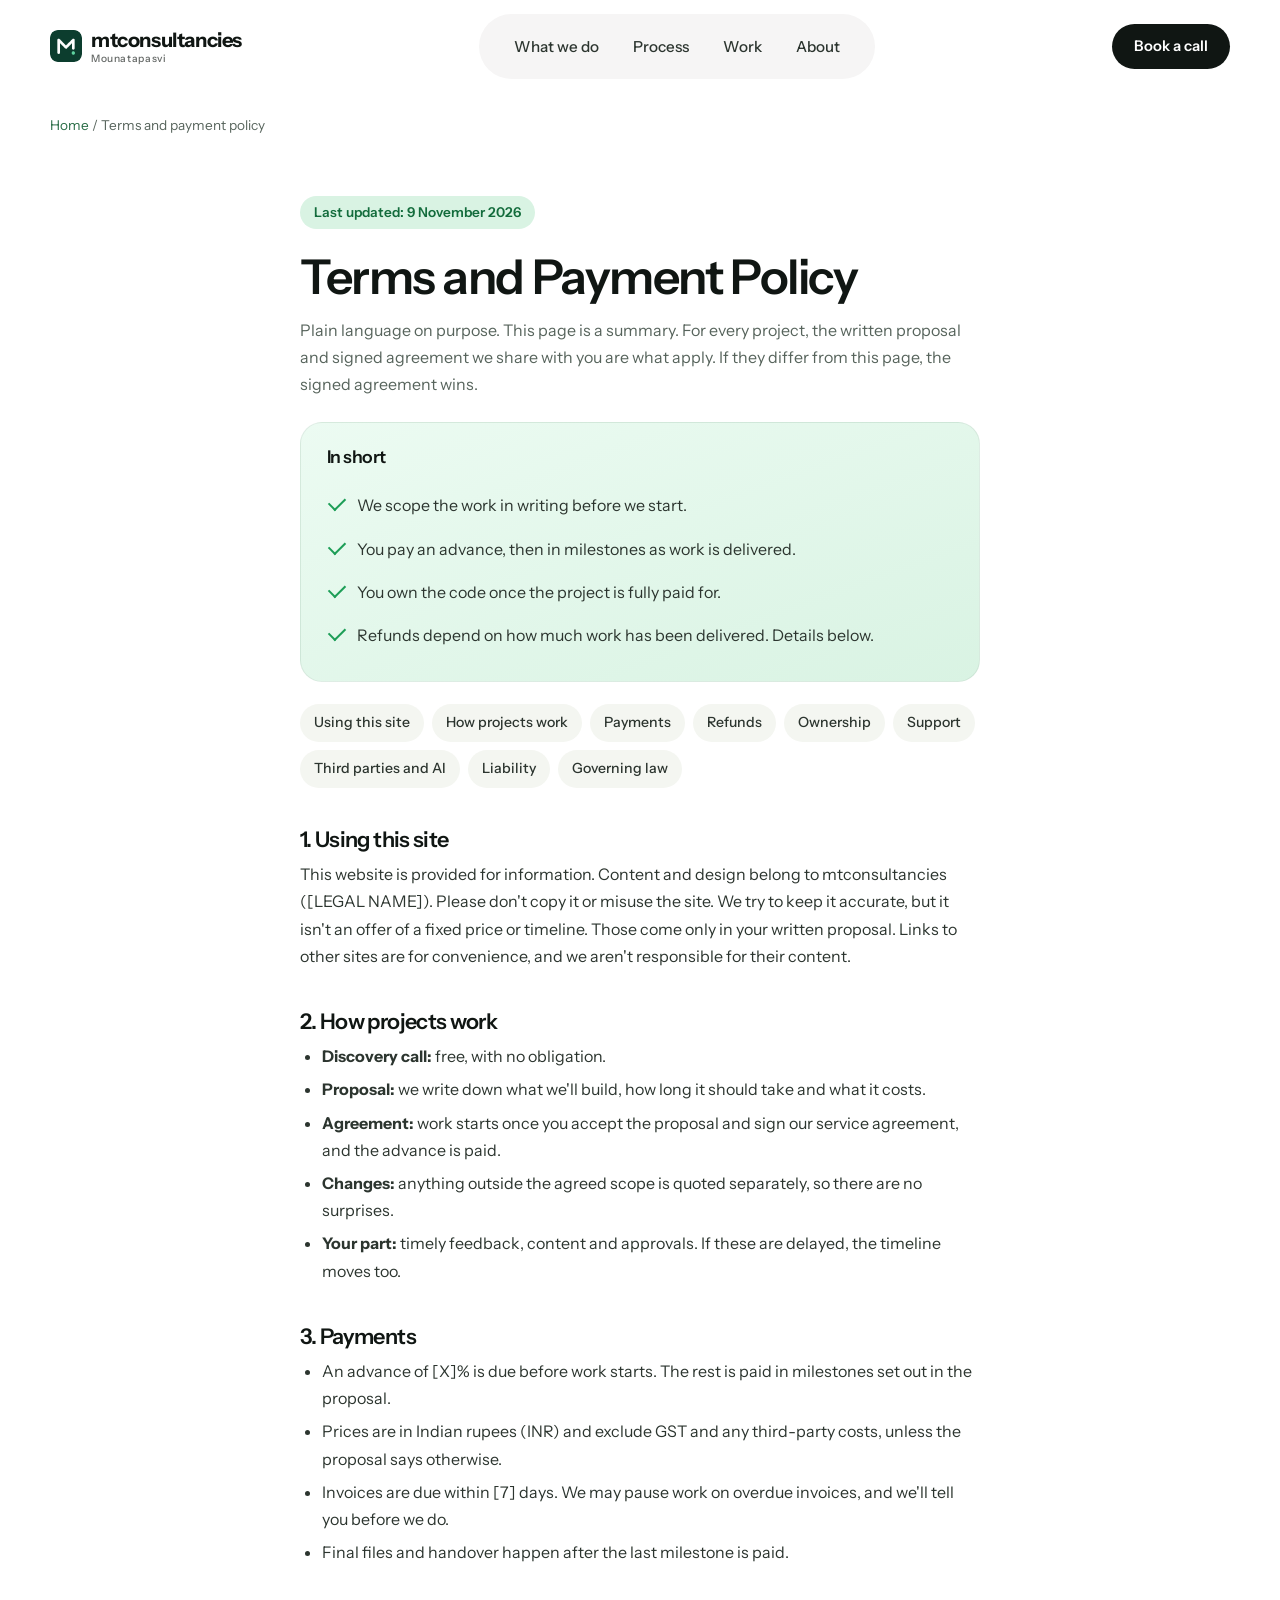
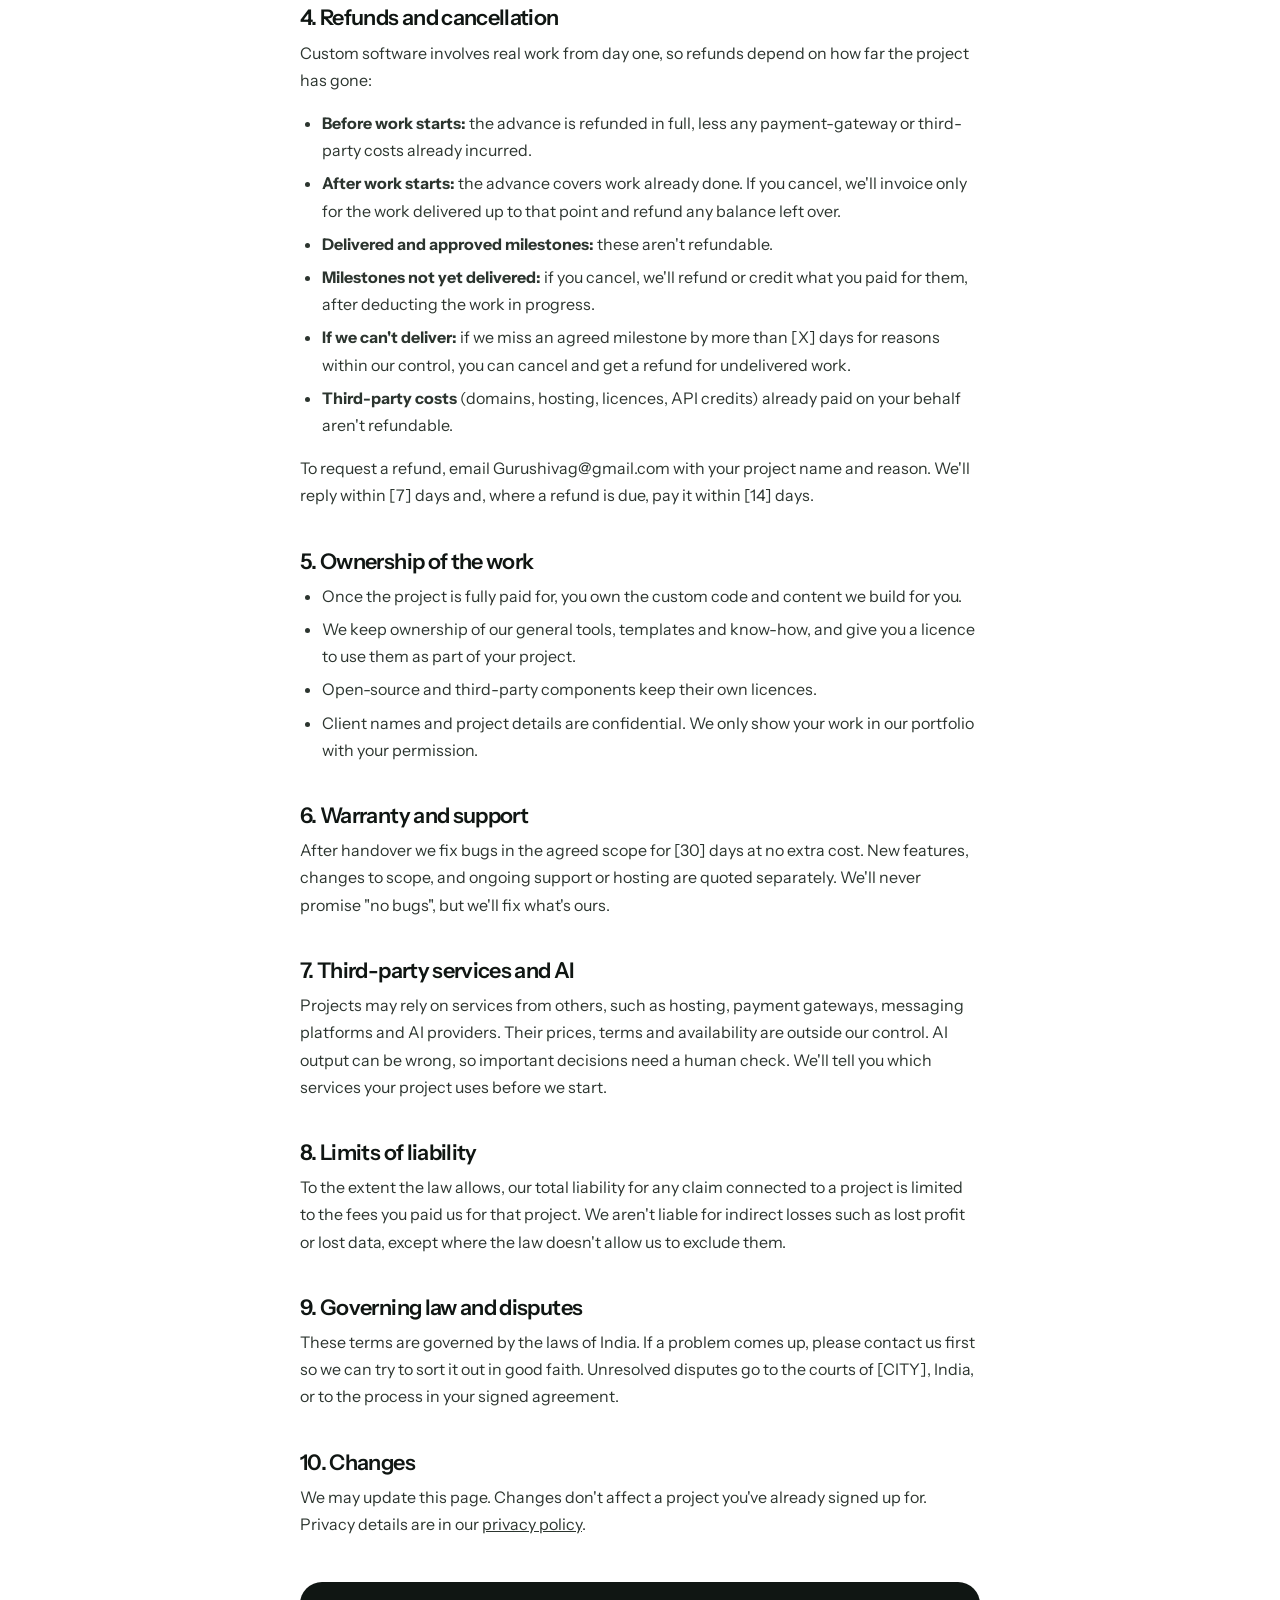
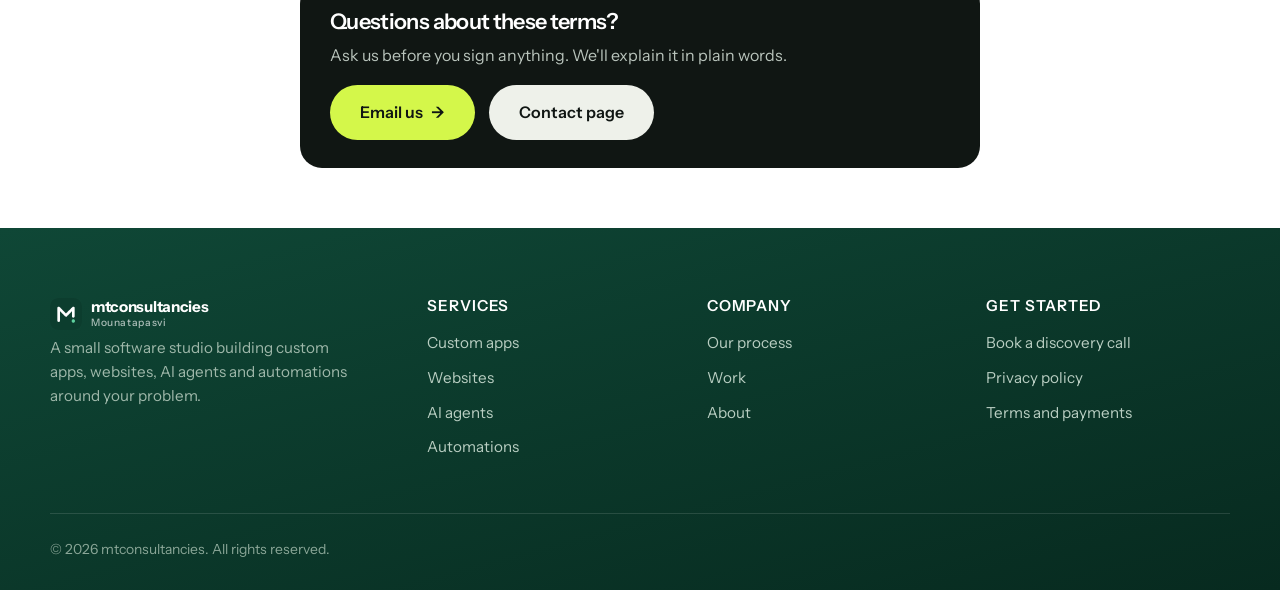
<file: terms.html>
<!DOCTYPE html>
<html lang="en">

<head>
  <meta charset="UTF-8">
  <meta name="viewport" content="width=device-width, initial-scale=1.0">
  <title>Terms and Payment Policy — mtconsultancies</title>
  <meta name="description"
    content="Plain-language terms for using the mtconsultancies website and working with us: payments, refunds, ownership of work, support and liability.">
  <link rel="canonical" href="https://mtconsultancies.in/terms.html">
  <meta name="robots" content="index, follow">
  <meta name="theme-color" content="#0c3d2e">
  <meta property="og:type" content="website">
  <meta property="og:site_name" content="mtconsultancies">
  <meta property="og:title" content="Terms and Payment Policy — mtconsultancies">
  <meta property="og:description" content="Plain-language terms: payments, refunds, ownership of work and support.">
  <meta property="og:url" content="https://mtconsultancies.in/terms.html">
  <meta property="og:image" content="https://mtconsultancies.in/assets/og-image.jpg">
  <meta property="og:image:width" content="1200">
  <meta property="og:image:height" content="630">
  <meta property="og:image:alt" content="mtconsultancies: software shaped around your problem">
  <meta name="twitter:card" content="summary_large_image">
  <meta name="twitter:title" content="Terms and Payment Policy — mtconsultancies">
  <meta name="twitter:image" content="https://mtconsultancies.in/assets/og-image.jpg">
  <link rel="icon" href="assets/favicon.svg" type="image/svg+xml">
  <link rel="icon" href="assets/favicon-32.png" sizes="32x32" type="image/png">
  <link rel="apple-touch-icon" href="assets/apple-touch-icon.png">
  <link rel="preconnect" href="https://fonts.googleapis.com">
  <link rel="preconnect" href="https://fonts.gstatic.com" crossorigin>
  <link rel="preload" as="style" href="https://fonts.googleapis.com/css2?family=Instrument+Sans:ital,wght@0,400..700;1,400..700&display=swap">
  <link rel="stylesheet" href="https://fonts.googleapis.com/css2?family=Instrument+Sans:ital,wght@0,400..700;1,400..700&display=swap" media="print" onload="this.media='all'">
  <noscript>
    <link rel="stylesheet" href="https://fonts.googleapis.com/css2?family=Instrument+Sans:ital,wght@0,400..700;1,400..700&display=swap">
  </noscript>
  <link rel="stylesheet" href="css/style.css?v=20">

  <!-- Page-only styles for legal pages -->
  <style>
    .legal { max-width: 780px; margin-inline: auto; }
    .legal h1 { font-size: clamp(2rem, 4vw, 3rem); margin-bottom: 14px; }
    .legal h2 { font-size: 1.35rem; margin: 40px 0 10px; scroll-margin-top: 110px; }
    .legal p, .legal li { line-height: 1.7; }
    .legal ul.plain { margin: 8px 0 16px; padding-left: 22px; color: var(--ink-2); }
    .legal ul.plain li { margin-bottom: 6px; }
    .legal-updated {
      display: inline-block; font-size: .85rem; font-weight: 600;
      background: var(--mint); color: #136c3c;
      border-radius: 999px; padding: 6px 14px; margin-bottom: 22px;
    }
    .legal-summary {
      background: linear-gradient(160deg, #ecfbf2, var(--mint));
      border: 1px solid rgba(16, 22, 19, .06);
      border-radius: var(--radius-lg);
      padding: 24px 26px; margin: 24px 0 8px;
    }
    .legal-summary h2 { margin: 0 0 8px; font-size: 1.1rem; }
    .legal-toc { display: flex; flex-wrap: wrap; gap: 8px; margin: 22px 0 0; padding: 0; list-style: none; }
    .legal-toc a {
      display: inline-block; text-decoration: none; font-size: .88rem; font-weight: 500;
      background: var(--paper-2); color: var(--ink-2);
      border-radius: 999px; padding: 7px 14px; transition: background .15s ease;
    }
    .legal-toc a:hover { background: var(--lime); color: var(--ink); }
    .legal-contact {
      margin-top: 44px; background: var(--ink); color: #fff;
      border-radius: var(--radius-lg); padding: 28px 30px;
    }
    .legal-contact h2 { color: #fff; margin: 0 0 8px; }
    .legal-contact p { color: #b9c4bc; margin: 0 0 16px; }
    .legal-contact .hero-actions { animation: none; }
  </style>
</head>

<body>
  <div class="stage">
    <div class="container">
      <div class="frame">
        <header class="site-header">
          <div class="container">
            <nav class="nav" aria-label="Main navigation">
              <a class="logo" href="index.html"><span class="mark" aria-hidden="true"></span><span class="logo-text">mtconsultancies<small>Mounatapasvi</small></span></a>
              <button class="nav-toggle" aria-expanded="false" aria-controls="nav-links" aria-label="Toggle navigation">
                <span class="bar"></span>
                <span class="bar"></span>
                <span class="bar"></span>
              </button>
              <ul class="nav-links" id="nav-links">
                <li><a href="index.html">What we do</a></li>
                <li><a href="process.html">Process</a></li>
                <li><a href="work.html">Work</a></li>
                <li><a href="about.html">About</a></li>
                <li class="mobile-only"><a href="contact.html">Book a call</a></li>
              </ul>
              <div class="nav-cta">
                <a class="btn btn-dark btn-sm" href="contact.html">Book a call</a>
              </div>
            </nav>
          </div>
        </header>

        <main>
          <nav class="crumbs" aria-label="Breadcrumb">
            <a href="index.html">Home</a> / Terms and payment policy
          </nav>

          <section class="section legal">
            <span class="legal-updated">Last updated: 9 November 2026</span>
            <h1>Terms and Payment Policy</h1>
            <p class="muted">Plain language on purpose. This page is a summary. For every project, the written proposal and signed agreement we share with you are what apply. If they differ from this page, the signed agreement wins.</p>

            <div class="legal-summary">
              <h2>In short</h2>
              <ul class="check-list">
                <li>We scope the work in writing before we start.</li>
                <li>You pay an advance, then in milestones as work is delivered.</li>
                <li>You own the code once the project is fully paid for.</li>
                <li>Refunds depend on how much work has been delivered. Details below.</li>
              </ul>
            </div>

            <ul class="legal-toc" aria-label="Sections">
              <li><a href="#site">Using this site</a></li>
              <li><a href="#projects">How projects work</a></li>
              <li><a href="#payments">Payments</a></li>
              <li><a href="#refunds">Refunds</a></li>
              <li><a href="#ownership">Ownership</a></li>
              <li><a href="#support">Support</a></li>
              <li><a href="#third-party">Third parties and AI</a></li>
              <li><a href="#liability">Liability</a></li>
              <li><a href="#law">Governing law</a></li>
            </ul>

            <h2 id="site">1. Using this site</h2>
            <p>This website is provided for information. Content and design belong to mtconsultancies ([LEGAL NAME]). Please don't copy it or misuse the site. We try to keep it accurate, but it isn't an offer of a fixed price or timeline. Those come only in your written proposal. Links to other sites are for convenience, and we aren't responsible for their content.</p>

            <h2 id="projects">2. How projects work</h2>
            <ul class="plain">
              <li><strong>Discovery call:</strong> free, with no obligation.</li>
              <li><strong>Proposal:</strong> we write down what we'll build, how long it should take and what it costs.</li>
              <li><strong>Agreement:</strong> work starts once you accept the proposal and sign our service agreement, and the advance is paid.</li>
              <li><strong>Changes:</strong> anything outside the agreed scope is quoted separately, so there are no surprises.</li>
              <li><strong>Your part:</strong> timely feedback, content and approvals. If these are delayed, the timeline moves too.</li>
            </ul>

            <h2 id="payments">3. Payments</h2>
            <ul class="plain">
              <li>An advance of [X]% is due before work starts. The rest is paid in milestones set out in the proposal.</li>
              <li>Prices are in Indian rupees (INR) and exclude GST and any third-party costs, unless the proposal says otherwise.</li>
              <li>Invoices are due within [7] days. We may pause work on overdue invoices, and we'll tell you before we do.</li>
              <li>Final files and handover happen after the last milestone is paid.</li>
            </ul>

            <h2 id="refunds">4. Refunds and cancellation</h2>
            <p>Custom software involves real work from day one, so refunds depend on how far the project has gone:</p>
            <ul class="plain">
              <li><strong>Before work starts:</strong> the advance is refunded in full, less any payment-gateway or third-party costs already incurred.</li>
              <li><strong>After work starts:</strong> the advance covers work already done. If you cancel, we'll invoice only for the work delivered up to that point and refund any balance left over.</li>
              <li><strong>Delivered and approved milestones:</strong> these aren't refundable.</li>
              <li><strong>Milestones not yet delivered:</strong> if you cancel, we'll refund or credit what you paid for them, after deducting the work in progress.</li>
              <li><strong>If we can't deliver:</strong> if we miss an agreed milestone by more than [X] days for reasons within our control, you can cancel and get a refund for undelivered work.</li>
              <li><strong>Third-party costs</strong> (domains, hosting, licences, API credits) already paid on your behalf aren't refundable.</li>
            </ul>
            <p>To request a refund, email Gurushivag@gmail.com with your project name and reason. We'll reply within [7] days and, where a refund is due, pay it within [14] days.</p>

            <h2 id="ownership">5. Ownership of the work</h2>
            <ul class="plain">
              <li>Once the project is fully paid for, you own the custom code and content we build for you.</li>
              <li>We keep ownership of our general tools, templates and know-how, and give you a licence to use them as part of your project.</li>
              <li>Open-source and third-party components keep their own licences.</li>
              <li>Client names and project details are confidential. We only show your work in our portfolio with your permission.</li>
            </ul>

            <h2 id="support">6. Warranty and support</h2>
            <p>After handover we fix bugs in the agreed scope for [30] days at no extra cost. New features, changes to scope, and ongoing support or hosting are quoted separately. We'll never promise "no bugs", but we'll fix what's ours.</p>

            <h2 id="third-party">7. Third-party services and AI</h2>
            <p>Projects may rely on services from others, such as hosting, payment gateways, messaging platforms and AI providers. Their prices, terms and availability are outside our control. AI output can be wrong, so important decisions need a human check. We'll tell you which services your project uses before we start.</p>

            <h2 id="liability">8. Limits of liability</h2>
            <p>To the extent the law allows, our total liability for any claim connected to a project is limited to the fees you paid us for that project. We aren't liable for indirect losses such as lost profit or lost data, except where the law doesn't allow us to exclude them.</p>

            <h2 id="law">9. Governing law and disputes</h2>
            <p>These terms are governed by the laws of India. If a problem comes up, please contact us first so we can try to sort it out in good faith. Unresolved disputes go to the courts of [CITY], India, or to the process in your signed agreement.</p>

            <h2 id="changes">10. Changes</h2>
            <p>We may update this page. Changes don't affect a project you've already signed up for. Privacy details are in our <a href="privacy-policy.html">privacy policy</a>.</p>

            <div class="legal-contact">
              <h2>Questions about these terms?</h2>
              <p>Ask us before you sign anything. We'll explain it in plain words.</p>
              <div class="hero-actions">
                <a class="btn btn-lime" href="mailto:Gurushivag@gmail.com">Email us <span class="arrow">→</span></a>
                <a class="btn btn-light" href="contact.html">Contact page</a>
              </div>
            </div>
          </section>
        </main>
      </div>

      <footer class="site-footer">
        <div class="footer-card">
          <div class="footer-grid">
            <div class="footer-brand">
              <a class="logo" href="index.html" style="color:#fff"><span class="mark" aria-hidden="true"></span><span class="logo-text">mtconsultancies<small>Mounatapasvi</small></span></a>
              <p>A small software studio building custom apps, websites, AI agents and automations around your problem.</p>
            </div>
            <div>
              <h3 class="footer-title">Services</h3>
              <ul>
                <li><a href="custom-apps.html">Custom apps</a></li>
                <li><a href="websites.html">Websites</a></li>
                <li><a href="ai-agents.html">AI agents</a></li>
                <li><a href="automations.html">Automations</a></li>
              </ul>
            </div>
            <div>
              <h3 class="footer-title">Company</h3>
              <ul>
                <li><a href="process.html">Our process</a></li>
                <li><a href="work.html">Work</a></li>
                <li><a href="about.html">About</a></li>
              </ul>
            </div>
            <div>
              <h3 class="footer-title">Get started</h3>
              <ul>
                <li><a href="contact.html">Book a discovery call</a></li>
                <li><a href="privacy-policy.html">Privacy policy</a></li>
                <li><a href="terms.html">Terms and payments</a></li>
              </ul>
            </div>
          </div>
          <div class="footer-bottom">
            <span>© <span data-year>2026</span> mtconsultancies. All rights reserved.</span>
          </div>
        </div>
      </footer>
    </div>
  </div>
  <script src="js/main.js?v=4" defer></script>
</body>

</html>
</file>
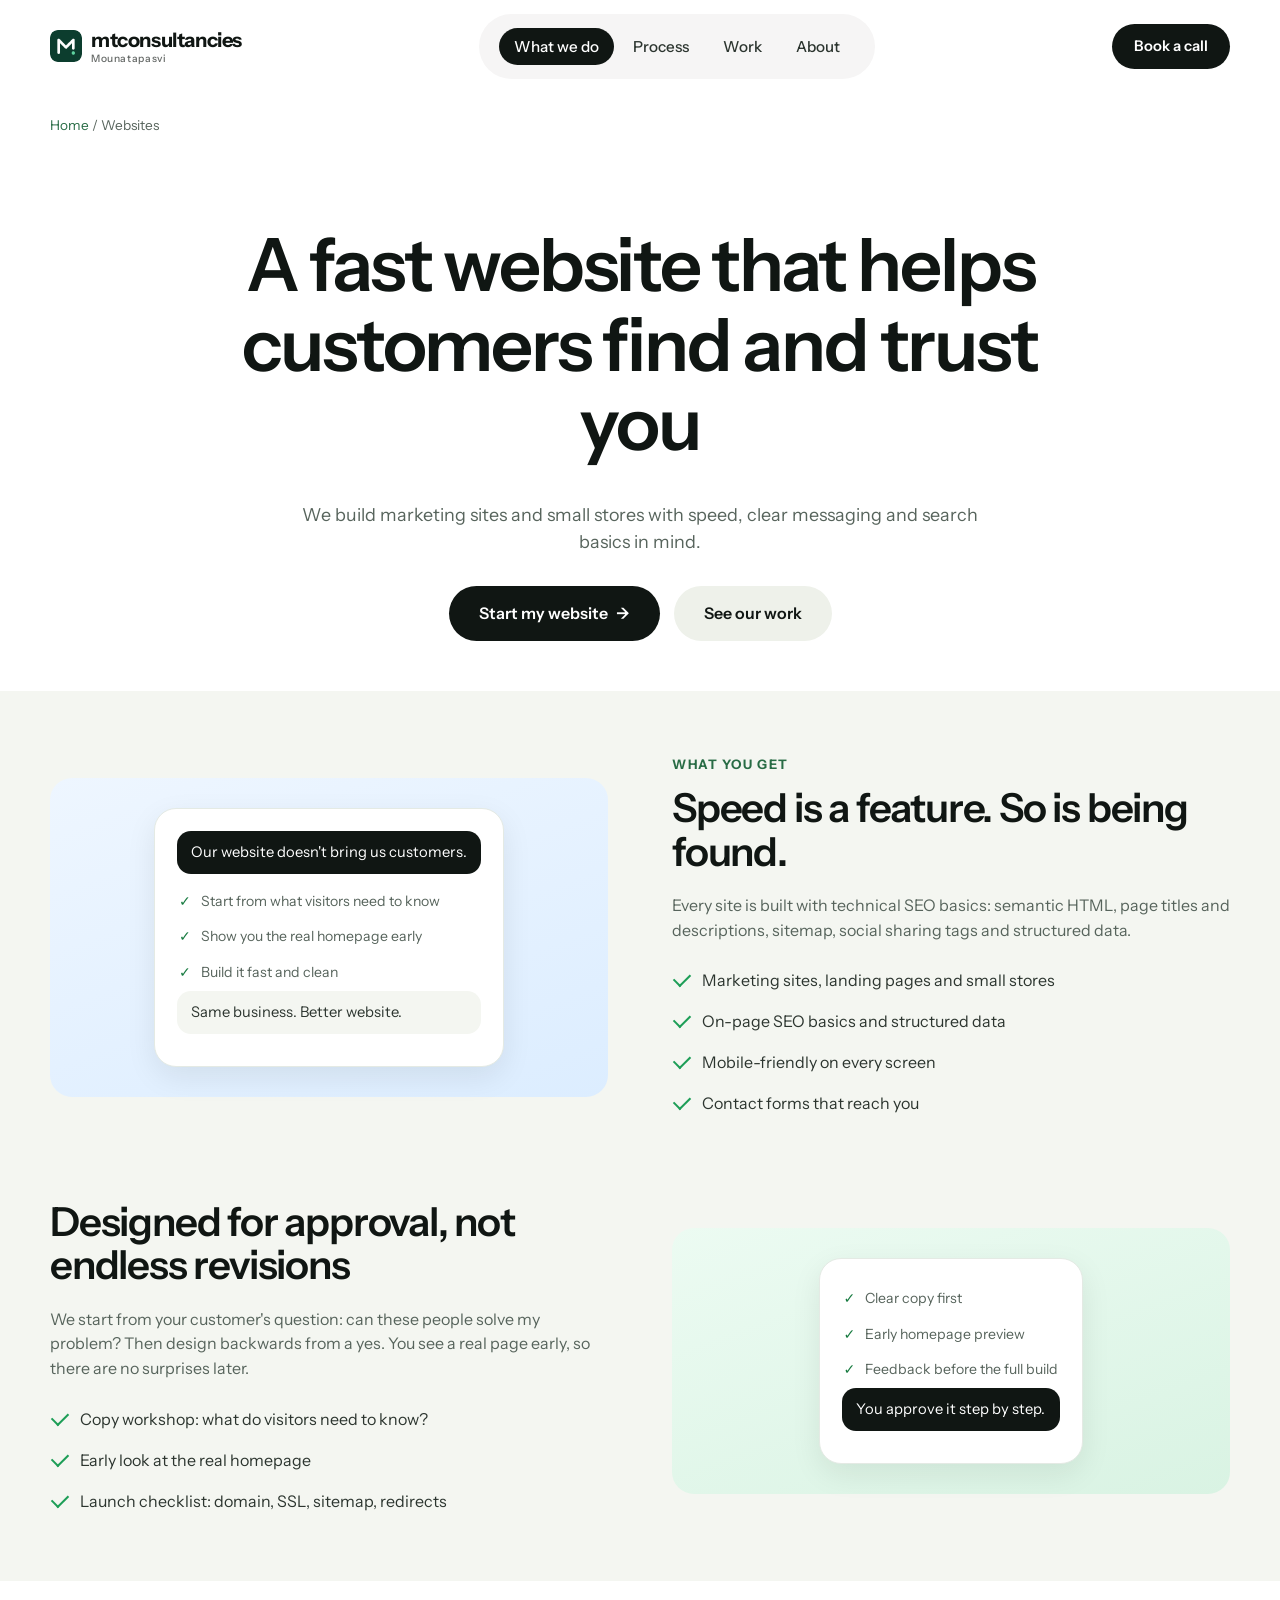
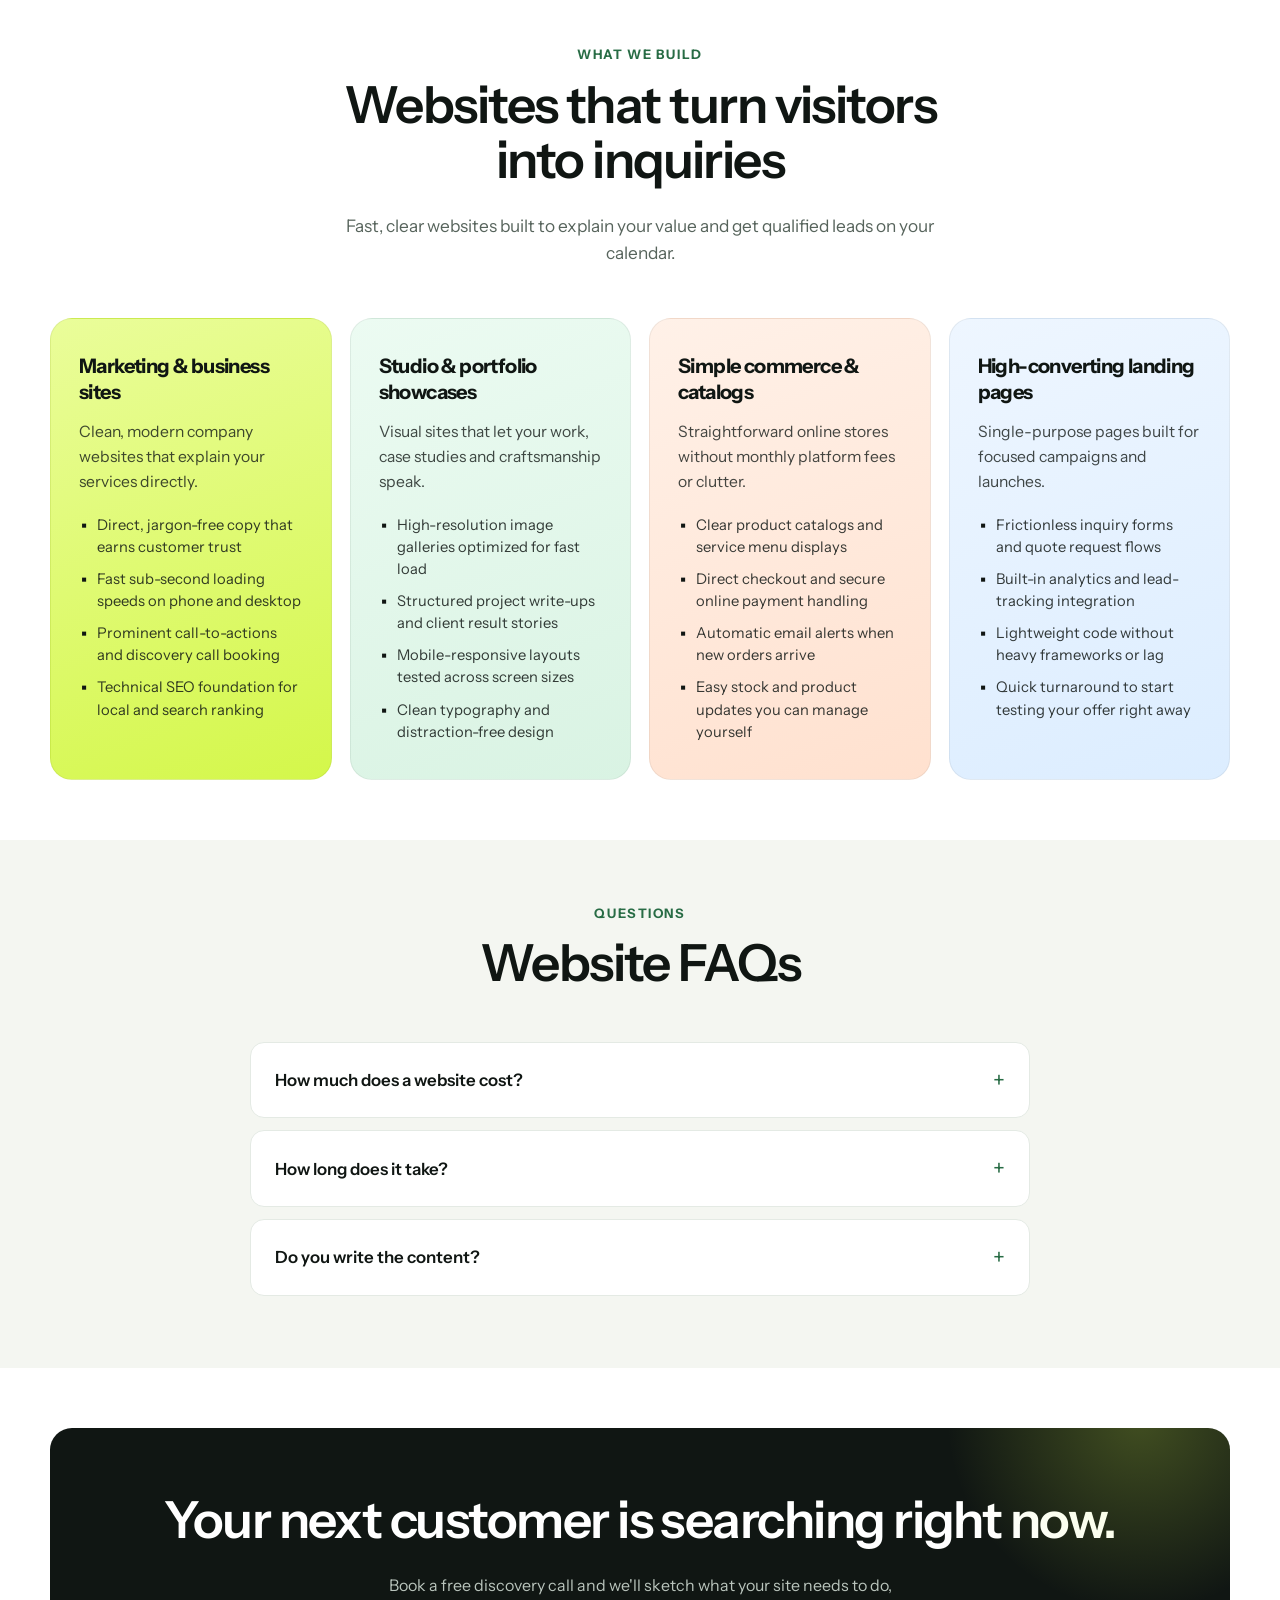
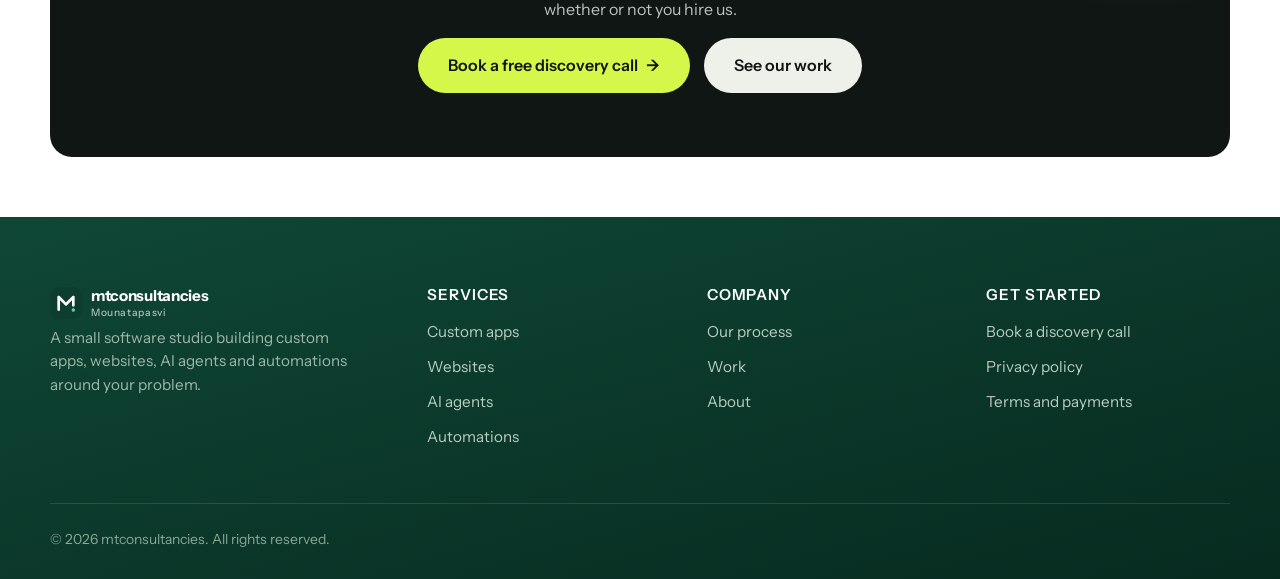
<file: websites.html>
<!DOCTYPE html>
<html lang="en">

<head>
  <meta charset="UTF-8">
  <meta name="viewport" content="width=device-width, initial-scale=1.0">
  <title>Website Design &amp; Development — mtconsultancies</title>
  <meta name="description"
    content="Fast websites and small stores for small businesses: speed, clear messaging and solid search basics.">
  <link rel="canonical" href="https://mtconsultancies.in/websites.html">
  <meta name="robots" content="index, follow">
  <meta name="theme-color" content="#0c3d2e">
  <meta property="og:type" content="website">
  <meta property="og:site_name" content="mtconsultancies">
  <meta property="og:title" content="Website Design &amp; Development — mtconsultancies">
  <meta property="og:description"
    content="Fast marketing sites and small stores built for speed, clear messaging and solid search basics.">
  <meta property="og:url" content="https://mtconsultancies.in/websites.html">
  <meta property="og:image" content="https://mtconsultancies.in/assets/og-image.jpg">
  <meta property="og:image:width" content="1200">
  <meta property="og:image:height" content="630">
  <meta property="og:image:alt" content="mtconsultancies: software shaped around your problem">
  <meta name="twitter:card" content="summary_large_image">
  <meta name="twitter:title" content="Website Design &amp; Development — mtconsultancies">
  <meta name="twitter:image" content="https://mtconsultancies.in/assets/og-image.jpg">
  <link rel="icon" href="assets/favicon.svg" type="image/svg+xml">
  <link rel="icon" href="assets/favicon-32.png" sizes="32x32" type="image/png">
  <link rel="apple-touch-icon" href="assets/apple-touch-icon.png">
  <link rel="preconnect" href="https://fonts.googleapis.com">
  <link rel="preconnect" href="https://fonts.gstatic.com" crossorigin>
  <link rel="preload" as="style" href="https://fonts.googleapis.com/css2?family=Instrument+Sans:ital,wght@0,400..700;1,400..700&display=swap">
  <link rel="stylesheet" href="https://fonts.googleapis.com/css2?family=Instrument+Sans:ital,wght@0,400..700;1,400..700&display=swap" media="print" onload="this.media='all'">
  <noscript>
    <link rel="stylesheet" href="https://fonts.googleapis.com/css2?family=Instrument+Sans:ital,wght@0,400..700;1,400..700&display=swap">
  </noscript>
  <link rel="stylesheet" href="css/style.css?v=20">
  <script type="application/ld+json">
  {
    "@context": "https://schema.org",
    "@type": "Service",
    "name": "Website Design and Development",
    "provider": { "@type": "Organization", "name": "mtconsultancies", "url": "https://mtconsultancies.in/" },
    "description": "Fast marketing sites and small stores for small businesses: built for speed, clear messaging and solid search basics.",
    "areaServed": "Worldwide"
  }
  </script>
  <script type="application/ld+json">
  {
    "@context": "https://schema.org",
    "@type": "BreadcrumbList",
    "itemListElement": [
      { "@type": "ListItem", "position": 1, "name": "Home", "item": "https://mtconsultancies.in/" },
      { "@type": "ListItem", "position": 2, "name": "Websites", "item": "https://mtconsultancies.in/websites.html" }
    ]
  }
  </script>
</head>

<body>
  <div class="stage">
    <div class="container">
      <div class="frame">
        <header class="site-header">
          <div class="container">
            <nav class="nav" aria-label="Main navigation">
              <a class="logo" href="index.html"><span class="mark" aria-hidden="true"></span><span class="logo-text">mtconsultancies<small>Mounatapasvi</small></span></a>
              <button class="nav-toggle" aria-expanded="false" aria-controls="nav-links" aria-label="Toggle navigation">
                <span class="bar"></span>
                <span class="bar"></span>
                <span class="bar"></span>
              </button>
              <ul class="nav-links" id="nav-links">
                <li><a href="index.html" class="active" aria-current="page">What we do</a></li>
                <li><a href="process.html">Process</a></li>
                <li><a href="work.html">Work</a></li>
                <li><a href="about.html">About</a></li>
                <li class="mobile-only"><a href="contact.html">Book a call</a></li>
              </ul>
              <div class="nav-cta">
                <a class="btn btn-dark btn-sm" href="contact.html">Book a call</a>
              </div>
            </nav>
          </div>
        </header>

        <main>
          <nav class="crumbs" aria-label="Breadcrumb">
            <a href="index.html">Home</a> / Websites
          </nav>

          <section class="page-hero">
            <h1>A fast website that helps customers find and trust you</h1>
            <p class="lede">We build marketing sites and small stores with speed, clear messaging and search basics in mind.</p>
            <div class="hero-actions" style="justify-content:center">
              <a class="btn btn-dark" href="contact.html">Start my website <span class="arrow">→</span></a>
              <a class="btn btn-light" href="work.html">See our work</a>
            </div>
          </section>

          <section class="section alt">
            <div class="split">
              <div class="split-media sky reveal">
                <div class="chat-card">
                  <div class="bubble user">Our website doesn't bring us customers.</div>
                  <div class="step"><span class="tick">✓</span><span>Start from what visitors need to know</span></div>
                  <div class="step"><span class="tick">✓</span><span>Show you the real homepage early</span></div>
                  <div class="step"><span class="tick">✓</span><span>Build it fast and clean</span></div>
                  <div class="bubble">Same business. Better website.</div>
                </div>
              </div>
              <div class="reveal">
                <span class="kicker"
                  style="display:inline-block;font-size:.82rem;font-weight:700;letter-spacing:.12em;text-transform:uppercase;color:#286c45;margin-bottom:12px">What
                  you get</span>
                <h2>Speed is a feature. So is being found.</h2>
                <p class="muted">Every site is built with technical SEO basics: semantic HTML, page titles and descriptions, sitemap, social sharing tags and structured data.</p>
                <ul class="check-list">
                  <li>Marketing sites, landing pages and small stores</li>
                  <li>On-page SEO basics and structured data</li>
                  <li>Mobile-friendly on every screen</li>
                  <li>Contact forms that reach you</li>
                </ul>
              </div>
            </div>

            <div class="split reverse">
              <div class="split-media mint reveal">
                <div class="chat-card">
                  <div class="step"><span class="tick">✓</span><span>Clear copy first</span></div>
                  <div class="step"><span class="tick">✓</span><span>Early homepage preview</span></div>
                  <div class="step"><span class="tick">✓</span><span>Feedback before the full build</span></div>
                  <div class="bubble user">You approve it step by step.</div>
                </div>
              </div>
              <div class="reveal">
                <h2>Designed for approval, not endless revisions</h2>
                <p class="muted">We start from your customer's question: can these people solve my problem? Then design backwards from a yes. You see a real page early, so there are no surprises later.</p>
                <ul class="check-list">
                  <li>Copy workshop: what do visitors need to know?</li>
                  <li>Early look at the real homepage</li>
                  <li>Launch checklist: domain, SSL, sitemap, redirects</li>
                </ul>
              </div>
            </div>
          </section>

          <section class="section">
            <div class="section-head center reveal">
              <span class="kicker">WHAT WE BUILD</span>
              <h2>Websites that turn visitors into inquiries</h2>
              <p>Fast, clear websites built to explain your value and get qualified leads on your calendar.</p>
            </div>
            <div class="grid-4">
              <article class="tile lime reveal">
                <h3>Marketing &amp; business sites</h3>
                <p>Clean, modern company websites that explain your services directly.</p>
                <ul class="tile-list">
                  <li>Direct, jargon-free copy that earns customer trust</li>
                  <li>Fast sub-second loading speeds on phone and desktop</li>
                  <li>Prominent call-to-actions and discovery call booking</li>
                  <li>Technical SEO foundation for local and search ranking</li>
                </ul>
              </article>
              <article class="tile mint reveal">
                <h3>Studio &amp; portfolio showcases</h3>
                <p>Visual sites that let your work, case studies and craftsmanship speak.</p>
                <ul class="tile-list">
                  <li>High-resolution image galleries optimized for fast load</li>
                  <li>Structured project write-ups and client result stories</li>
                  <li>Mobile-responsive layouts tested across screen sizes</li>
                  <li>Clean typography and distraction-free design</li>
                </ul>
              </article>
              <article class="tile peach reveal">
                <h3>Simple commerce &amp; catalogs</h3>
                <p>Straightforward online stores without monthly platform fees or clutter.</p>
                <ul class="tile-list">
                  <li>Clear product catalogs and service menu displays</li>
                  <li>Direct checkout and secure online payment handling</li>
                  <li>Automatic email alerts when new orders arrive</li>
                  <li>Easy stock and product updates you can manage yourself</li>
                </ul>
              </article>
              <article class="tile sky reveal">
                <h3>High-converting landing pages</h3>
                <p>Single-purpose pages built for focused campaigns and launches.</p>
                <ul class="tile-list">
                  <li>Frictionless inquiry forms and quote request flows</li>
                  <li>Built-in analytics and lead-tracking integration</li>
                  <li>Lightweight code without heavy frameworks or lag</li>
                  <li>Quick turnaround to start testing your offer right away</li>
                </ul>
              </article>
            </div>
          </section>

          <section class="section alt">
            <div class="section-head center reveal">
              <span class="kicker">Questions</span>
              <h2>Website FAQs</h2>
            </div>
            <div class="faq reveal">
              <details class="faq-item">
                <summary>How much does a website cost?</summary>
                <div class="faq-a">
                  <p>It depends on the number of pages and features. After a free discovery call we send a written proposal.</p>
                </div>
              </details>
              <details class="faq-item">
                <summary>How long does it take?</summary>
                <div class="faq-a">
                  <p>It depends on the pages and how ready your content is. You'll get an estimate in the proposal.</p>
                </div>
              </details>
              <details class="faq-item">
                <summary>Do you write the content?</summary>
                <div class="faq-a">
                  <p>We can help shape your copy with a short workshop. If you have no draft at all, we can discuss writing it as part of the project.</p>
                </div>
              </details>
            </div>
          </section>

          <section class="section">
            <div class="cta-band reveal">
              <h2>Your next customer is searching right now.</h2>
              <p>Book a free discovery call and we'll sketch what your site needs to do, whether or not you hire us.</p>
              <div class="hero-actions">
                <a class="btn btn-lime" href="contact.html">Book a free discovery call <span class="arrow">→</span></a>
                <a class="btn btn-light" href="work.html">See our work</a>
              </div>
            </div>
          </section>
        </main>
      </div>

      <footer class="site-footer">
        <div class="footer-card">
          <div class="footer-grid">
            <div class="footer-brand">
              <a class="logo" href="index.html" style="color:#fff"><span class="mark" aria-hidden="true"></span><span class="logo-text">mtconsultancies<small>Mounatapasvi</small></span></a>
              <p>A small software studio building custom apps, websites, AI agents and automations around your problem.</p>
            </div>
            <div>
              <h3 class="footer-title">Services</h3>
              <ul>
                <li><a href="custom-apps.html">Custom apps</a></li>
                <li><a href="websites.html">Websites</a></li>
                <li><a href="ai-agents.html">AI agents</a></li>
                <li><a href="automations.html">Automations</a></li>
              </ul>
            </div>
            <div>
              <h3 class="footer-title">Company</h3>
              <ul>
                <li><a href="process.html">Our process</a></li>
                <li><a href="work.html">Work</a></li>
                <li><a href="about.html">About</a></li>
              </ul>
            </div>
            <div>
              <h3 class="footer-title">Get started</h3>
              <ul>
                <li><a href="contact.html">Book a discovery call</a></li>
                <li><a href="privacy-policy.html">Privacy policy</a></li>
                <li><a href="terms.html">Terms and payments</a></li>
              </ul>
            </div>
          </div>
          <div class="footer-bottom">
            <span>© <span data-year>2026</span> mtconsultancies. All rights reserved.</span>
          </div>
        </div>
      </footer>
    </div>
  </div>
  <script src="js/main.js?v=4" defer></script>
</body>

</html>
</file>
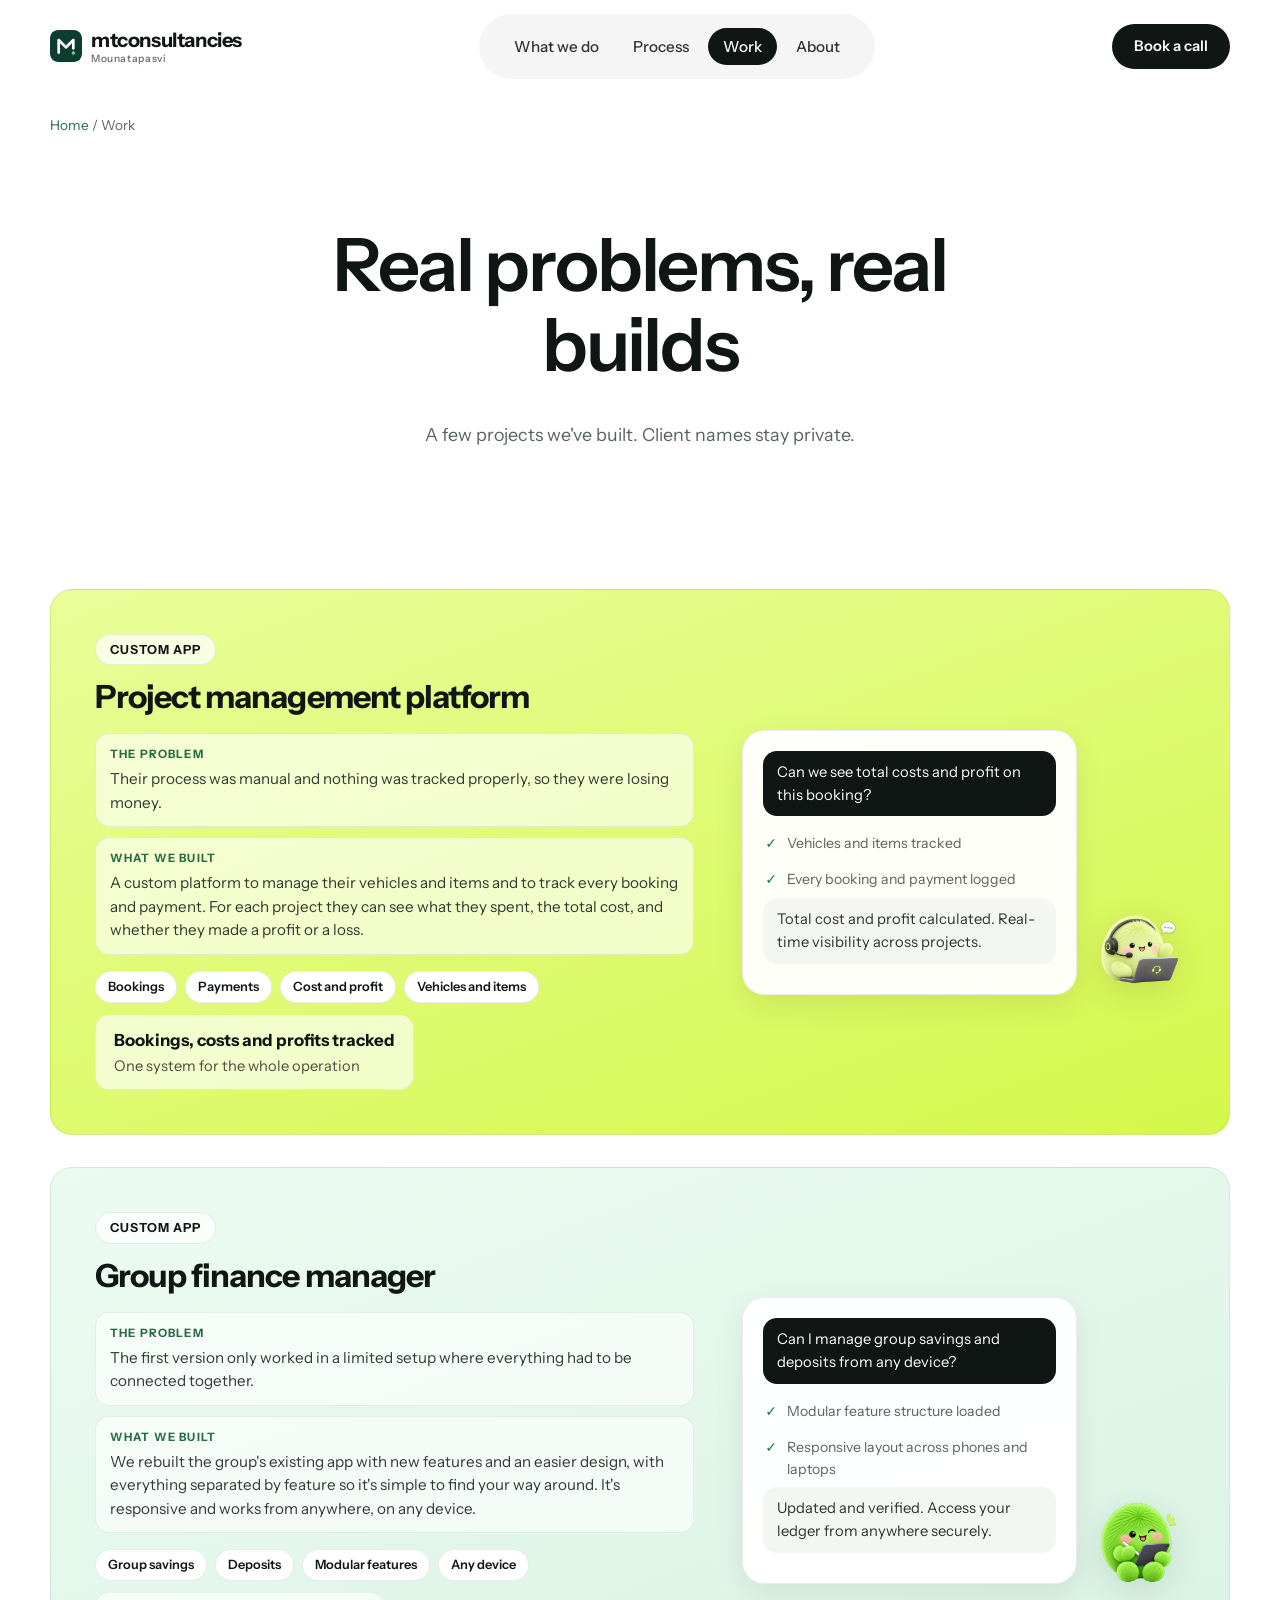
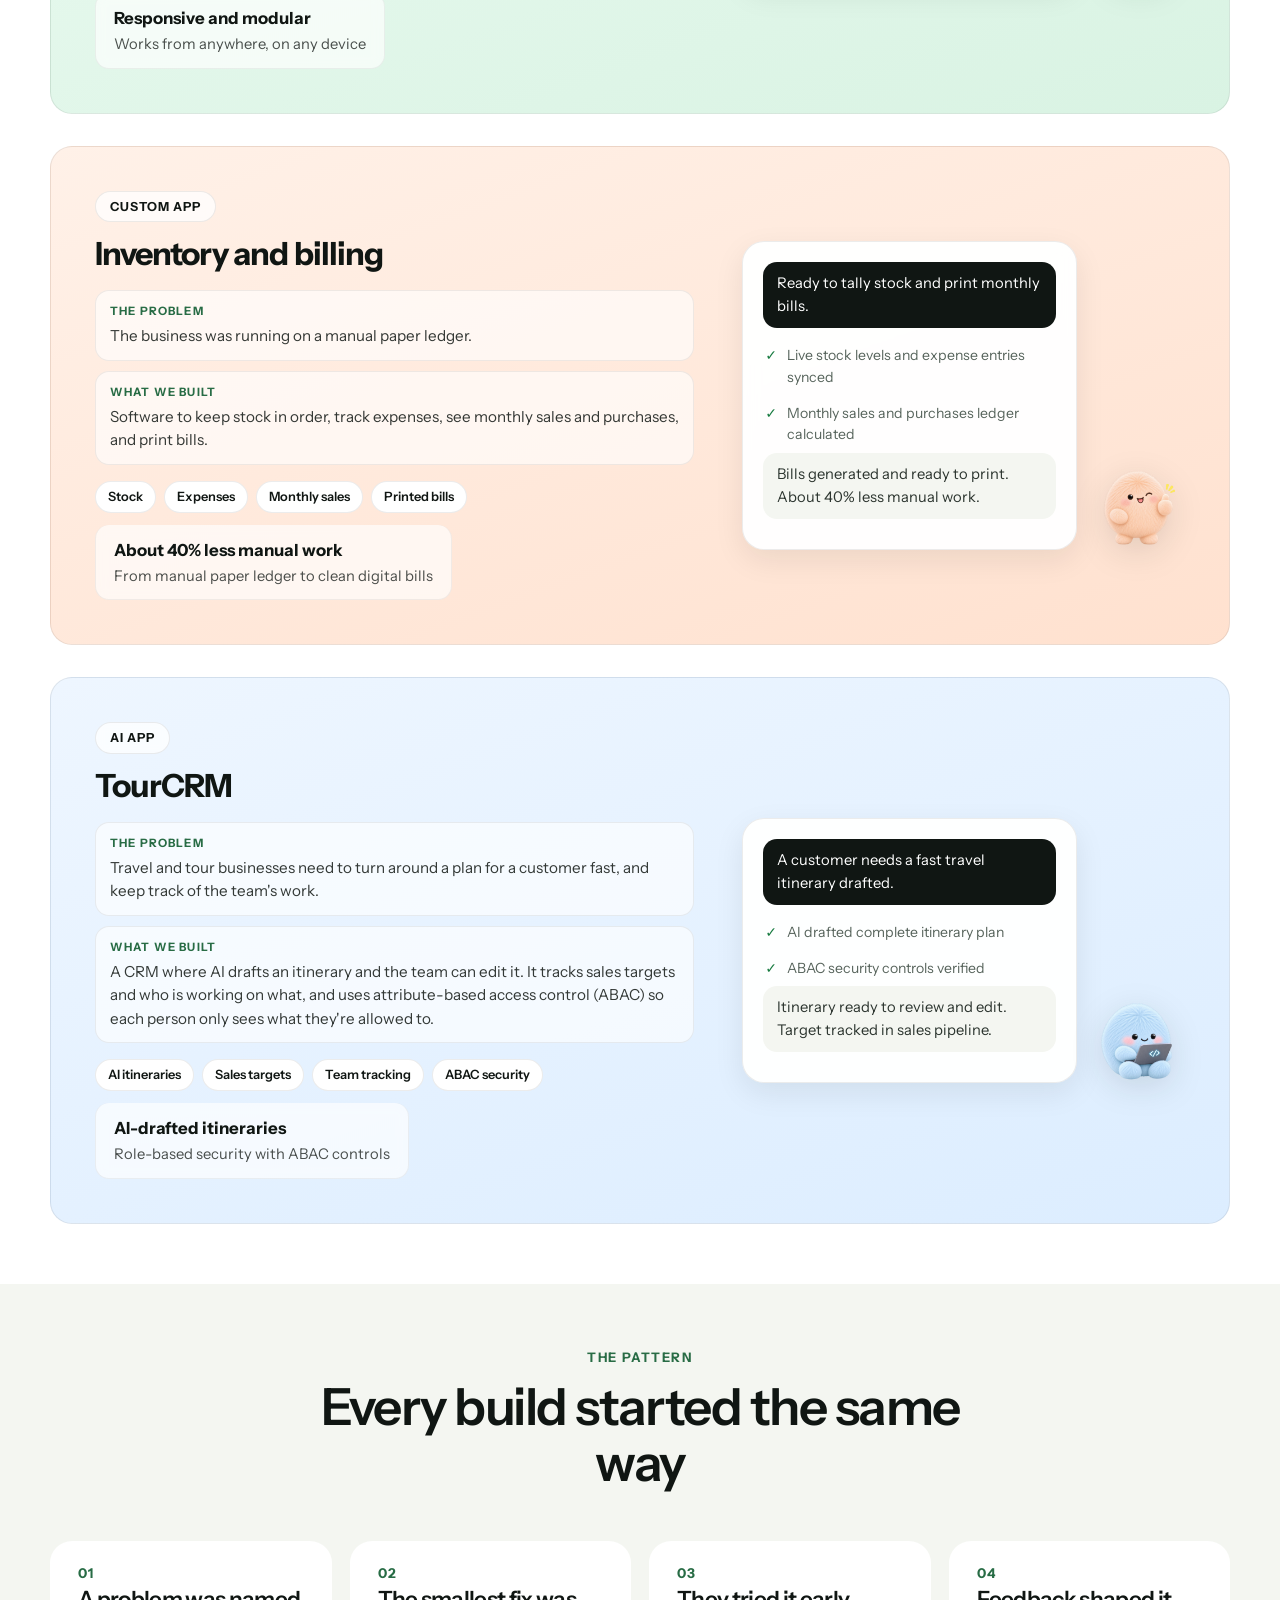
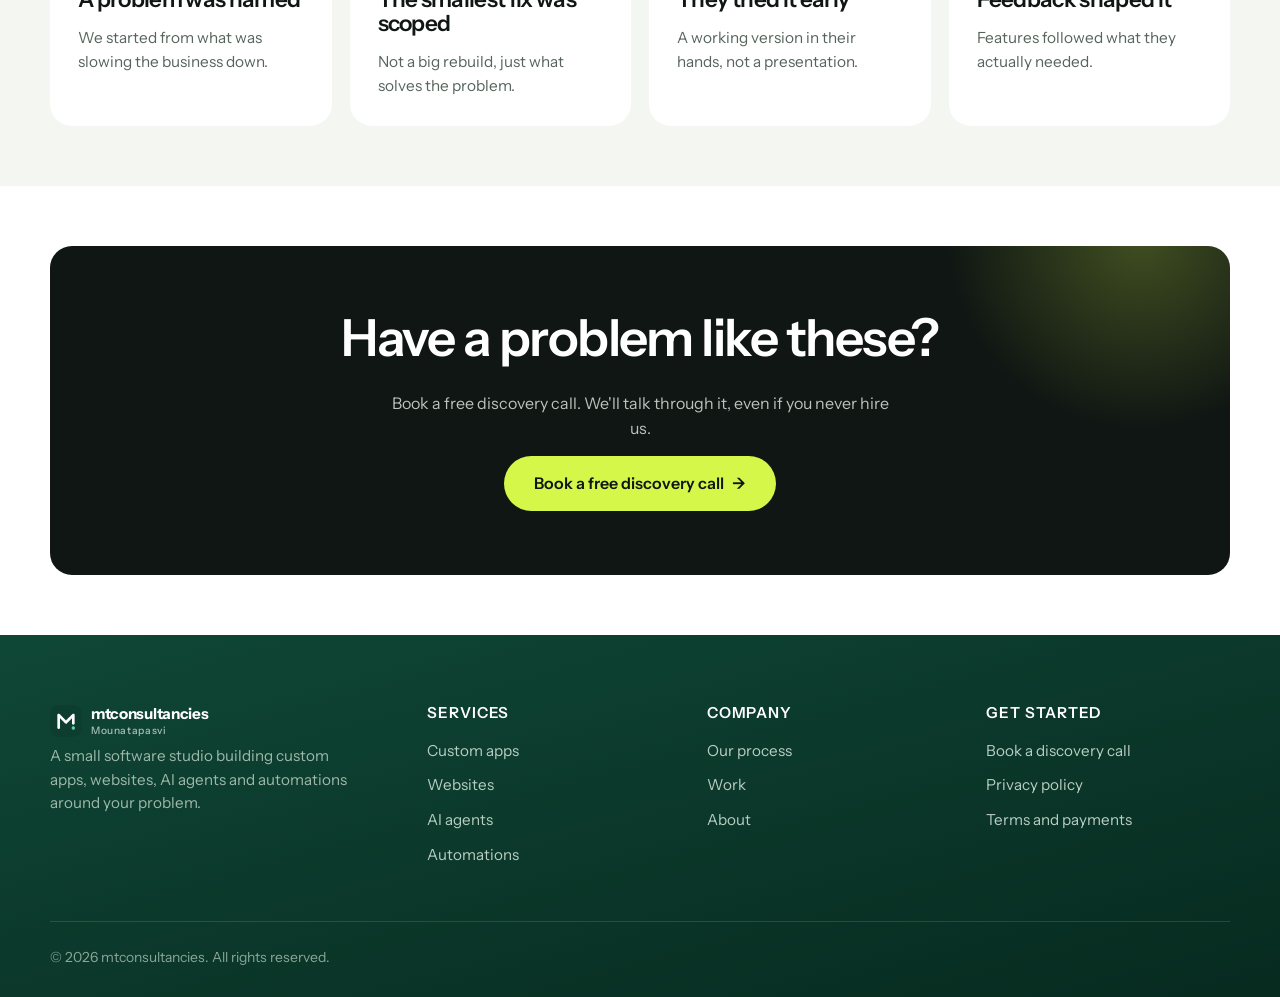
<file: work.html>
<!DOCTYPE html>
<html lang="en">

<head>
  <meta charset="UTF-8">
  <meta name="viewport" content="width=device-width, initial-scale=1.0">
  <title>Work — mtconsultancies</title>
  <meta name="description"
    content="Real projects we've built: custom apps, websites, AI agents and automations. Client names stay private.">
  <link rel="canonical" href="https://mtconsultancies.in/work.html">
  <meta name="robots" content="index, follow">
  <meta name="theme-color" content="#0c3d2e">
  <meta property="og:type" content="website">
  <meta property="og:site_name" content="mtconsultancies">
  <meta property="og:title" content="Work — mtconsultancies">
  <meta property="og:description"
    content="Real problems, real builds. A few projects we've built. Client names stay private.">
  <meta property="og:url" content="https://mtconsultancies.in/work.html">
  <meta property="og:image" content="https://mtconsultancies.in/assets/og-image.jpg">
  <meta property="og:image:width" content="1200">
  <meta property="og:image:height" content="630">
  <meta property="og:image:alt" content="mtconsultancies: software shaped around your problem">
  <meta name="twitter:card" content="summary_large_image">
  <meta name="twitter:title" content="Work — mtconsultancies">
  <meta name="twitter:image" content="https://mtconsultancies.in/assets/og-image.jpg">
  <link rel="icon" href="assets/favicon.svg" type="image/svg+xml">
  <link rel="icon" href="assets/favicon-32.png" sizes="32x32" type="image/png">
  <link rel="apple-touch-icon" href="assets/apple-touch-icon.png">
  <link rel="preconnect" href="https://fonts.googleapis.com">
  <link rel="preconnect" href="https://fonts.gstatic.com" crossorigin>
  <link rel="preload" as="style" href="https://fonts.googleapis.com/css2?family=Instrument+Sans:ital,wght@0,400..700;1,400..700&display=swap">
  <link rel="stylesheet" href="https://fonts.googleapis.com/css2?family=Instrument+Sans:ital,wght@0,400..700;1,400..700&display=swap" media="print" onload="this.media='all'">
  <noscript>
    <link rel="stylesheet" href="https://fonts.googleapis.com/css2?family=Instrument+Sans:ital,wght@0,400..700;1,400..700&display=swap">
  </noscript>
  <link rel="stylesheet" href="css/style.css?v=19">
  <script type="application/ld+json">
  {
    "@context": "https://schema.org",
    "@type": "BreadcrumbList",
    "itemListElement": [
      { "@type": "ListItem", "position": 1, "name": "Home", "item": "https://mtconsultancies.in/" },
      { "@type": "ListItem", "position": 2, "name": "Work", "item": "https://mtconsultancies.in/work.html" }
    ]
  }
  </script>
</head>

<body>
  <div class="stage">
    <div class="container">
      <div class="frame">
        <header class="site-header">
          <div class="container">
            <nav class="nav" aria-label="Main navigation">
              <a class="logo" href="index.html"><span class="mark" aria-hidden="true"></span><span class="logo-text">mtconsultancies<small>Mounatapasvi</small></span></a>
              <button class="nav-toggle" aria-expanded="false" aria-controls="nav-links" aria-label="Toggle navigation">
                <span class="bar"></span>
                <span class="bar"></span>
                <span class="bar"></span>
              </button>
              <ul class="nav-links" id="nav-links">
                <li><a href="index.html">What we do</a></li>
                <li><a href="process.html">Process</a></li>
                <li><a href="work.html" class="active" aria-current="page">Work</a></li>
                <li><a href="about.html">About</a></li>
                <li class="mobile-only"><a href="contact.html">Book a call</a></li>
              </ul>
              <div class="nav-cta">
                <a class="btn btn-dark btn-sm" href="contact.html">Book a call</a>
              </div>
            </nav>
          </div>
        </header>

        <main>
          <nav class="crumbs" aria-label="Breadcrumb">
            <a href="index.html">Home</a> / Work
          </nav>

          <section class="page-hero">
            <h1>Real problems, real builds</h1>
            <p class="lede">A few projects we've built. Client names stay private.</p>
          </section>

          <section class="section">
            <div class="work-stack">

              <!-- Project 1: Lime -->
              <article class="project-row lime reveal">
                <div class="project-info">
                  <span class="c-tag">Custom App</span>
                  <h2>Project management platform</h2>
                  <dl class="case-facts">
                    <div>
                      <dt>The problem</dt>
                      <dd>Their process was manual and nothing was tracked properly, so they were losing money.</dd>
                    </div>
                    <div>
                      <dt>What we built</dt>
                      <dd>A custom platform to manage their vehicles and items and to track every booking and payment. For each project they can see what they spent, the total cost, and whether they made a profit or a loss.</dd>
                    </div>
                  </dl>
                  <ul class="chips">
                    <li>Bookings</li>
                    <li>Payments</li>
                    <li>Cost and profit</li>
                    <li>Vehicles and items</li>
                  </ul>
                  <div class="c-metric">
                    <b>Bookings, costs and profits tracked</b>
                    <span>One system for the whole operation</span>
                  </div>
                </div>
                <div class="project-visual">
                  <div class="chat-card">
                    <div class="bubble user">Can we see total costs and profit on this booking?</div>
                    <div class="step"><span class="tick">✓</span><span>Vehicles and items tracked</span></div>
                    <div class="step"><span class="tick">✓</span><span>Every booking and payment logged</span></div>
                    <div class="bubble">Total cost and profit calculated. Real-time visibility across projects.</div>
                  </div>
                  <img src="assets/lime.png" alt="Project management mascot" class="project-mascot" width="120" height="110" loading="lazy">
                </div>
              </article>

              <!-- Project 2: Mint -->
              <article class="project-row mint reveal">
                <div class="project-info">
                  <span class="c-tag">Custom App</span>
                  <h2>Group finance manager</h2>
                  <dl class="case-facts">
                    <div>
                      <dt>The problem</dt>
                      <dd>The first version only worked in a limited setup where everything had to be connected together.</dd>
                    </div>
                    <div>
                      <dt>What we built</dt>
                      <dd>We rebuilt the group's existing app with new features and an easier design, with everything separated by feature so it's simple to find your way around. It's responsive and works from anywhere, on any device.</dd>
                    </div>
                  </dl>
                  <ul class="chips">
                    <li>Group savings</li>
                    <li>Deposits</li>
                    <li>Modular features</li>
                    <li>Any device</li>
                  </ul>
                  <div class="c-metric">
                    <b>Responsive and modular</b>
                    <span>Works from anywhere, on any device</span>
                  </div>
                </div>
                <div class="project-visual">
                  <div class="chat-card">
                    <div class="bubble user">Can I manage group savings and deposits from any device?</div>
                    <div class="step"><span class="tick">✓</span><span>Modular feature structure loaded</span></div>
                    <div class="step"><span class="tick">✓</span><span>Responsive layout across phones and laptops</span></div>
                    <div class="bubble">Updated and verified. Access your ledger from anywhere securely.</div>
                  </div>
                  <img src="assets/green.png" alt="Group finance mascot" class="project-mascot" width="120" height="110" loading="lazy">
                </div>
              </article>

              <!-- Project 3: Peach -->
              <article class="project-row peach reveal">
                <div class="project-info">
                  <span class="c-tag">Custom App</span>
                  <h2>Inventory and billing</h2>
                  <dl class="case-facts">
                    <div>
                      <dt>The problem</dt>
                      <dd>The business was running on a manual paper ledger.</dd>
                    </div>
                    <div>
                      <dt>What we built</dt>
                      <dd>Software to keep stock in order, track expenses, see monthly sales and purchases, and print bills.</dd>
                    </div>
                  </dl>
                  <ul class="chips">
                    <li>Stock</li>
                    <li>Expenses</li>
                    <li>Monthly sales</li>
                    <li>Printed bills</li>
                  </ul>
                  <div class="c-metric">
                    <b>About 40% less manual work</b>
                    <span>From manual paper ledger to clean digital bills</span>
                  </div>
                </div>
                <div class="project-visual">
                  <div class="chat-card">
                    <div class="bubble user">Ready to tally stock and print monthly bills.</div>
                    <div class="step"><span class="tick">✓</span><span>Live stock levels and expense entries synced</span></div>
                    <div class="step"><span class="tick">✓</span><span>Monthly sales and purchases ledger calculated</span></div>
                    <div class="bubble">Bills generated and ready to print. About 40% less manual work.</div>
                  </div>
                  <img src="assets/peach.png" alt="Inventory and billing mascot" class="project-mascot" width="120" height="110" loading="lazy">
                </div>
              </article>

              <!-- Project 4: Sky -->
              <article class="project-row sky reveal">
                <div class="project-info">
                  <span class="c-tag">AI App</span>
                  <h2>TourCRM</h2>
                  <dl class="case-facts">
                    <div>
                      <dt>The problem</dt>
                      <dd>Travel and tour businesses need to turn around a plan for a customer fast, and keep track of the team's work.</dd>
                    </div>
                    <div>
                      <dt>What we built</dt>
                      <dd>A CRM where AI drafts an itinerary and the team can edit it. It tracks sales targets and who is working on what, and uses attribute-based access control (ABAC) so each person only sees what they're allowed to.</dd>
                    </div>
                  </dl>
                  <ul class="chips">
                    <li>AI itineraries</li>
                    <li>Sales targets</li>
                    <li>Team tracking</li>
                    <li>ABAC security</li>
                  </ul>
                  <div class="c-metric">
                    <b>AI-drafted itineraries</b>
                    <span>Role-based security with ABAC controls</span>
                  </div>
                </div>
                <div class="project-visual">
                  <div class="chat-card">
                    <div class="bubble user">A customer needs a fast travel itinerary drafted.</div>
                    <div class="step"><span class="tick">✓</span><span>AI drafted complete itinerary plan</span></div>
                    <div class="step"><span class="tick">✓</span><span>ABAC security controls verified</span></div>
                    <div class="bubble">Itinerary ready to review and edit. Target tracked in sales pipeline.</div>
                  </div>
                  <img src="assets/blue.png" alt="TourCRM mascot" class="project-mascot" width="120" height="110" loading="lazy">
                </div>
              </article>

            </div>
          </section>

          <section class="section alt">
            <div class="section-head center reveal">
              <span class="kicker">THE PATTERN</span>
              <h2>Every build started the same way</h2>
            </div>
            <div class="steps">
              <article class="card step-card reveal">
                <h3>A problem was named</h3>
                <p>We started from what was slowing the business down.</p>
              </article>
              <article class="card step-card reveal">
                <h3>The smallest fix was scoped</h3>
                <p>Not a big rebuild, just what solves the problem.</p>
              </article>
              <article class="card step-card reveal">
                <h3>They tried it early</h3>
                <p>A working version in their hands, not a presentation.</p>
              </article>
              <article class="card step-card reveal">
                <h3>Feedback shaped it</h3>
                <p>Features followed what they actually needed.</p>
              </article>
            </div>
          </section>

          <section class="section">
            <div class="cta-band reveal">
              <h2>Have a problem like these?</h2>
              <p>Book a free discovery call. We'll talk through it, even if you never hire us.</p>
              <div class="hero-actions">
                <a class="btn btn-lime" href="contact.html">Book a free discovery call <span class="arrow">→</span></a>
              </div>
            </div>
          </section>
        </main>
      </div>

      <footer class="site-footer">
        <div class="footer-card">
          <div class="footer-grid">
            <div class="footer-brand">
              <a class="logo" href="index.html" style="color:#fff"><span class="mark" aria-hidden="true"></span><span class="logo-text">mtconsultancies<small>Mounatapasvi</small></span></a>
              <p>A small software studio building custom apps, websites, AI agents and automations around your problem.</p>
            </div>
            <div>
              <h3 class="footer-title">Services</h3>
              <ul>
                <li><a href="custom-apps.html">Custom apps</a></li>
                <li><a href="websites.html">Websites</a></li>
                <li><a href="ai-agents.html">AI agents</a></li>
                <li><a href="automations.html">Automations</a></li>
              </ul>
            </div>
            <div>
              <h3 class="footer-title">Company</h3>
              <ul>
                <li><a href="process.html">Our process</a></li>
                <li><a href="work.html">Work</a></li>
                <li><a href="about.html">About</a></li>
              </ul>
            </div>
            <div>
              <h3 class="footer-title">Get started</h3>
              <ul>
                <li><a href="contact.html">Book a discovery call</a></li>
                <li><a href="privacy-policy.html">Privacy policy</a></li>
                <li><a href="terms.html">Terms and payments</a></li>
              </ul>
            </div>
          </div>
          <div class="footer-bottom">
            <span>© <span data-year>2026</span> mtconsultancies. All rights reserved.</span>
          </div>
        </div>
      </footer>
    </div>
  </div>
  <script src="js/main.js?v=4" defer></script>
</body>

</html>
</file>
<file: css/style.css>
/* ============================================================
   mtconsultancies — design system
   Light page, floating white cards, pill badges removed,
   black CTAs, lime accent.
   ============================================================ */

:root {
  --stage-1: #0c3d2e;
  --stage-2: #072a1f;
  --stage-3: #031b13;
  --lime: #d4f74a;
  --lime-soft: #eafd9a;
  --mint: #d9f3e3;
  --peach: #ffe1cf;
  --sky: #dcedff;
  --ink: #101613;
  --ink-2: #2c352f;
  --muted: #57645c;
  --line: #e4eae4;
  --paper: #ffffff;
  --paper-2: #f4f6f1;
  --radius-xl: 30px;
  --radius-lg: 22px;
  --radius-md: 14px;
  --font: "Instrument Sans", "Inter", system-ui, -apple-system, sans-serif;
  --gutter: max(24px, calc((100vw - 1180px) / 2));
  --shadow-card: 0 10px 30px rgba(16, 22, 19, .08);
  --max: 1180px;
}

* { box-sizing: border-box; }

html { scroll-behavior: smooth; }

body {
  margin: 0;
  font-family: var(--font);
  color: var(--ink);
  background: var(--paper);
  line-height: 1.55;
  -webkit-font-smoothing: antialiased;
  overflow-x: hidden;
}

img { max-width: 100%; height: auto; display: block; }

a { color: inherit; }

h1, h2, h3, h4 { line-height: 1.08; letter-spacing: -.03em; margin: 0 0 .5em; font-weight: 600; }

h1 { font-size: clamp(2.6rem, 6vw, 4.6rem); }
h2 { font-size: clamp(2rem, 4.2vw, 3.2rem); }
h3 { font-size: clamp(1.25rem, 2.2vw, 1.6rem); }

p { margin: 0 0 1em; color: var(--ink-2); }

.container { width: min(var(--max), calc(100% - 48px)); margin-inline: auto; }

/* ---------- Stage (full-width page) ---------- */

.stage { position: relative; padding: 0; }

.stage > .container { width: 100%; max-width: none; margin: 0; padding: 0; }

/* ---------- Frame (now a full-bleed page) ---------- */

.frame {
  background: var(--paper);
  border: 0;
  border-radius: 0;
  box-shadow: none;
  overflow: visible;
  position: relative;
}

.frame-pad { padding: clamp(26px, 5vw, 64px); }

/* ---------- Header / nav ---------- */

.site-header {
  position: sticky;
  top: 0;
  z-index: 50;
  background: rgba(255, 255, 255, .92);
  -webkit-backdrop-filter: blur(12px);
  backdrop-filter: blur(12px);
  /* border-bottom: 1px solid var(--line); */
}

.nav {
  display: flex;
  align-items: center;
  justify-content: space-between;
  gap: 18px;
  background: transparent;
  border-radius: 0;
  padding: 14px 0;
  border: 0;
}

.logo {
  display: inline-flex;
  align-items: center;
  gap: 9px;
  font-weight: 700;
  font-size: 1.25rem;
  letter-spacing: -.02em;
  text-decoration: none;
}

/*.logo .mark {
  width: 26px;
  height: 26px;
  border-radius: 8px;
  background:
    radial-gradient(circle at 35% 30%, var(--lime-soft), var(--lime) 65%, #a8d626);
  box-shadow: inset 0 -2px 4px rgba(0, 0, 0, .12);
  position: relative;
}*/

.logo .mark {
  width: 32px;
  height: 32px;
  border-radius: 8px;
  background: url("../assets/logo-icon.svg") center / contain no-repeat;
  box-shadow: none;
}
.logo .mark::after { display: none; }

/* name under the logo text */
.logo-text {
  display: flex;
  flex-direction: column;
  line-height: 1.1;
}
.logo-text small {
  font-size: .64rem;
  font-weight: 500;
  letter-spacing: .06em;
  opacity: .65;
  margin-top: 2px;
}

.nav-links {
  display: flex;
  align-items: center;
  gap: 4px;
  list-style: none;
  margin: 0;
  padding: 0;
  background-color: rgb(246, 245, 245);
  border-radius: 50px;
  height: 100%;
  padding: 20px;
}

.nav-links a {
  position: relative;
  text-decoration: none;
  font-size: .95rem;
  font-weight: 500;
  color: var(--ink-2);
  padding: 9px 15px;
  border-radius: 999px;
  transition: background .18s ease, color .18s ease;
  white-space: nowrap;
}

.nav-links a::after {
  content: "";
  position: absolute;
  bottom: 4px;
  left: 14px;
  right: 14px;
  height: 2.5px;
  background: var(--lime);
  border-radius: 2px;
  transform: scaleX(0);
  transform-origin: center;
  transition: transform .22s cubic-bezier(0.16, 1, 0.3, 1);
}

.nav-links a:hover::after {
  transform: scaleX(1);
}

.nav-links a.active::after {
  display: none;
}

.nav-links a:hover { background: var(--paper-2); color: var(--ink); }

.nav-links a.active { background: var(--ink); color: #fff; }

.nav-links .mobile-only { display: none; }

@media (max-width: 900px) {
  .nav-links .mobile-only { display: block; }
}

.nav-links a.has-caret::after {
  content: "";
  display: inline-block;
  width: 7px; height: 7px;
  border-right: 1.6px solid currentColor;
  border-bottom: 1.6px solid currentColor;
  transform: rotate(45deg) translateY(-2px);
  margin-left: 7px;
}

.nav-cta { display: flex; align-items: center; gap: 10px; }

.nav-toggle {
  display: none;
  background: var(--paper-2);
  color: var(--ink);
  border: 1px solid var(--line);
  border-radius: 12px;
  width: 44px;
  height: 44px;
  padding: 0;
  cursor: pointer;
  align-items: center;
  justify-content: center;
  flex-direction: column;
  gap: 5px;
  transition: background .18s ease, border-color .18s ease, transform .15s ease;
  position: relative;
}

.nav-toggle:hover {
  background: #e8ede3;
  border-color: #c4cdc3;
}

.nav-toggle:active {
  transform: scale(0.96);
}

.nav-toggle .bar {
  display: block;
  width: 20px;
  height: 2px;
  background: var(--ink);
  border-radius: 2px;
  transition: transform .24s cubic-bezier(0.16, 1, 0.3, 1), opacity .2s ease;
}

/* Transform to "X" when open */
.nav-toggle[aria-expanded="true"] .bar:nth-child(1),
.nav-toggle.open .bar:nth-child(1) {
  transform: translateY(7px) rotate(45deg);
}

.nav-toggle[aria-expanded="true"] .bar:nth-child(2),
.nav-toggle.open .bar:nth-child(2) {
  opacity: 0;
  transform: scaleX(0);
}

.nav-toggle[aria-expanded="true"] .bar:nth-child(3),
.nav-toggle.open .bar:nth-child(3) {
  transform: translateY(-7px) rotate(-45deg);
}

@media (max-width: 900px) {
  .nav {
    flex-wrap: wrap;
    align-items: center;
    position: relative;
  }
  .logo {
    order: 1;
  }
  .nav-cta {
    order: 2;
    margin-left: auto;
  }
  .nav-toggle {
    display: inline-flex;
    order: 3;
    margin-left: 10px;
  }
  .nav-links {
    display: none;
    flex-direction: column;
    align-items: stretch;
    width: 100%;
    order: 4;
    background: #ffffff;
    border: 1px solid var(--line);
    border-radius: var(--radius-lg);
    box-shadow: 0 16px 36px rgba(16, 22, 19, .08);
    padding: 12px;
    margin-top: 14px;
    gap: 6px;
    height: auto;
  }
  .nav-links.open {
    display: flex;
    animation: navFadeDown .2s cubic-bezier(0.16, 1, 0.3, 1);
  }
  .nav-links a {
    padding: 13px 18px;
    font-size: 1.02rem;
    font-weight: 500;
    color: var(--ink);
    border-radius: var(--radius-md);
    display: flex;
    align-items: center;
    justify-content: space-between;
    transition: background .15s ease, color .15s ease;
  }
  .nav-links a:hover,
  .nav-links a:focus {
    background: var(--paper-2);
    color: var(--ink);
  }
  .nav-links a.active {
    background: var(--ink);
    color: #fff;
    font-weight: 600;
  }
  .nav-links .mobile-only a {
    background: var(--lime);
    color: var(--ink);
    font-weight: 700;
    justify-content: center;
    margin-top: 6px;
    box-shadow: 0 4px 14px rgba(212, 247, 74, .25);
  }
  .nav-links .mobile-only a:hover {
    background: #c8ed3d;
  }
}

@keyframes navFadeDown {
  from {
    opacity: 0;
    transform: translateY(-8px);
  }
  to {
    opacity: 1;
    transform: translateY(0);
  }
}

/* ---------- Buttons ---------- */

.btn {
  display: inline-flex;
  align-items: center;
  justify-content: center;
  gap: 8px;
  border-radius: 999px;
  padding: 15px 30px;
  font: inherit;
  font-weight: 600;
  font-size: 1rem;
  text-decoration: none;
  cursor: pointer;
  border: 0;
  transition: transform .16s ease, box-shadow .16s ease, background .16s ease;
}

.btn:hover { transform: translateY(-2px); }

.btn-dark { background: var(--ink); color: #fff; }
.btn-dark:hover { box-shadow: 0 14px 30px rgba(16, 22, 19, .02); }

.btn-light { background: #eef1ea; color: var(--ink); }
.btn-light:hover { background: #e4e9df; }

.btn-lime { background: var(--lime); color: var(--ink); }

.btn-sm { padding: 11px 22px; font-size: .92rem; }

.btn .arrow { transition: transform .16s ease; }
.btn:hover .arrow { transform: translateX(3px); }

/* ---------- Hero ---------- */

.hero {
  display: grid;
  grid-template-columns: 1.05fr .95fr;
  gap: clamp(30px, 5vw, 70px);
  align-items: center;
  padding: clamp(48px, 7vw, 80px) var(--gutter) clamp(48px, 7vw, 96px);
  position: relative;
}

.hero h1 {
  margin-bottom: 22px;
  font-size: clamp(2.4rem, 5vw, 4rem);
  animation: heroSlideUp .7s cubic-bezier(0.16, 1, 0.3, 1) backwards;
}

.hero .lede {
  font-size: clamp(1.05rem, 1.6vw, 1.25rem);
  color: var(--muted);
  max-width: 44ch;
  margin-bottom: 34px;
  line-height: 1.6;
  animation: heroSlideUp .7s cubic-bezier(0.16, 1, 0.3, 1) .14s backwards;
}

.hero-actions {
  display: flex;
  flex-wrap: wrap;
  gap: 14px;
  animation: heroSlideUp .7s cubic-bezier(0.16, 1, 0.3, 1) .26s backwards;
}

@keyframes heroSlideUp {
  from {
    opacity: 0;
    transform: translateY(18px);
  }
  to {
    opacity: 1;
    transform: translateY(0);
  }
}

.hero-visual {
  position: relative;
  display: flex;
  justify-content: center;
  align-items: center;
  min-height: 460px;
  width: 100%;
}

.hero-visual::before {
  content: "";
  position: absolute;
  inset: 0%;
  background: radial-gradient(circle at 45% 45%, rgba(212, 247, 74, .55), rgba(217, 243, 227, .85) 45%, rgba(234, 253, 154, .3) 65%, transparent 75%);
  filter: blur(28px);
  border-radius: 50% 45% 55% 40% / 45% 55% 45% 55%;
  animation: blobDrift 12s ease-in-out infinite alternate;
  pointer-events: none;
  z-index: 0;
}

@keyframes blobDrift {
  0% {
    transform: translate(0, 0) scale(1) rotate(0deg);
    border-radius: 50% 45% 55% 40% / 45% 55% 45% 55%;
  }
  50% {
    transform: translate(14px, -12px) scale(1.08) rotate(15deg);
    border-radius: 42% 58% 46% 54% / 56% 44% 56% 44%;
  }
  100% {
    transform: translate(-10px, 10px) scale(0.96) rotate(-10deg);
    border-radius: 55% 45% 52% 48% / 44% 56% 48% 52%;
  }
}

.hero-visual .mascot {
  position: relative;
  width: min(80%, 350px);
  mix-blend-mode: multiply;
  animation: mascotIdle 5s ease-in-out infinite;
  transform-origin: center bottom;
  transform: translate(var(--mx, 0px), var(--my, 0px));
  transition: transform .12s ease-out;
  z-index: 1;
}

@keyframes mascotIdle {
  0%, 100% {
    transform: translate(var(--mx, 0px), var(--my, 0px)) translateY(0) scale(1, 1);
  }
  30% {
    transform: translate(var(--mx, 0px), var(--my, 0px)) translateY(-8px) scale(0.985, 1.015);
  }
  60% {
    transform: translate(var(--mx, 0px), var(--my, 0px)) translateY(-4px) scale(1.015, 0.985);
  }
  85% {
    transform: translate(var(--mx, 0px), var(--my, 0px)) translateY(2px) scale(1.008, 0.992);
  }
}

.toast {
  position: absolute;
  display: flex;
  align-items: center;
  gap: 12px;
  background: var(--ink);
  color: #fff;
  border-radius: 999px;
  padding: 10px 18px 10px 10px;
  font-size: .88rem;
  box-shadow: 0 16px 40px rgba(0, 0, 0, .25);
  z-index: 3;
}

.toast .t-icon {
  width: 34px; height: 34px;
  border-radius: 50%;
  background: var(--lime);
  color: var(--ink);
  display: grid;
  place-items: center;
  font-weight: 700;
  flex: none;
}

.toast small { display: block; color: #b9c4bc; font-size: .74rem; }

.toast-1 {
  top: 2%;
  right: 0;
  animation: toastFloat1 6.5s ease-in-out infinite;
}

.toast-2 {
  bottom: 8%;
  left: 0;
  animation: toastFloat2 5s ease-in-out infinite reverse;
}

@keyframes toastFloat1 {
  0%, 100% { transform: translateY(0); }
  50% { transform: translateY(-12px); }
}

@keyframes toastFloat2 {
  0%, 100% { transform: translateY(0); }
  50% { transform: translateY(10px); }
}

/* Living demo chat card */
.hero-chat-demo {
  position: absolute;
  bottom: -6px;
  right: 0;
  width: clamp(260px, 66%, 335px);
  background: rgba(255, 255, 255, .96);
  -webkit-backdrop-filter: blur(10px);
  backdrop-filter: blur(10px);
  border: 1px solid rgba(16, 22, 19, .08);
  border-radius: var(--radius-lg);
  box-shadow: 0 18px 40px rgba(16, 22, 19, .12);
  padding: 15px 18px;
  z-index: 3;
  display: flex;
  flex-direction: column;
  gap: 8px;
}

.demo-header {
  display: flex;
  align-items: center;
  justify-content: space-between;
  padding-bottom: 5px;
  border-bottom: 1px solid rgba(16, 22, 19, .06);
}

.demo-status {
  display: inline-flex;
  align-items: center;
  gap: 6px;
  font-size: .72rem;
  font-weight: 700;
  text-transform: uppercase;
  letter-spacing: .08em;
  color: var(--ink);
}

.demo-dot {
  width: 7px;
  height: 7px;
  border-radius: 50%;
  background: #167a3f;
  box-shadow: 0 0 0 2px rgba(22, 122, 63, .25);
  animation: demoPulse 2s infinite;
}

@keyframes demoPulse {
  0%, 100% { box-shadow: 0 0 0 2px rgba(22, 122, 63, .25); }
  50% { box-shadow: 0 0 0 5px rgba(22, 122, 63, 0); }
}

.demo-bubble {
  font-size: .84rem;
  line-height: 1.45;
  padding: 8px 12px;
  border-radius: 12px;
}

.demo-bubble.user {
  background: var(--paper-2);
  color: var(--ink-2);
  align-self: flex-start;
  animation: demoUser 9s cubic-bezier(0.16, 1, 0.3, 1) infinite;
}

.demo-steps {
  display: flex;
  flex-direction: column;
  gap: 4px;
  padding: 2px 2px;
}

.demo-step {
  display: flex;
  align-items: center;
  gap: 8px;
  font-size: .8rem;
  color: var(--muted);
}

.demo-step.step-1 {
  animation: demoStep1 9s cubic-bezier(0.16, 1, 0.3, 1) infinite;
}

.demo-step.step-2 {
  animation: demoStep2 9s cubic-bezier(0.16, 1, 0.3, 1) infinite;
}

.demo-step .tick {
  color: #167a3f;
  font-weight: 700;
  font-size: .88rem;
  flex: none;
}

.demo-bubble.bot {
  background: var(--ink);
  color: #fff;
  align-self: flex-start;
  animation: demoBot 9s cubic-bezier(0.16, 1, 0.3, 1) infinite;
}

/* 9-second looping sequence */
@keyframes demoUser {
  0% { opacity: 0; transform: translateY(8px); }
  6%, 86% { opacity: 1; transform: translateY(0); }
  92%, 100% { opacity: 0; transform: translateY(-4px); }
}

@keyframes demoStep1 {
  0%, 18% { opacity: 0; transform: translateX(-6px); }
  24%, 86% { opacity: 1; transform: translateX(0); }
  92%, 100% { opacity: 0; transform: translateX(-4px); }
}

@keyframes demoStep2 {
  0%, 36% { opacity: 0; transform: translateX(-6px); }
  42%, 86% { opacity: 1; transform: translateX(0); }
  92%, 100% { opacity: 0; transform: translateX(-4px); }
}

@keyframes demoBot {
  0%, 54% { opacity: 0; transform: translateY(8px); }
  60%, 86% { opacity: 1; transform: translateY(0); }
  92%, 100% { opacity: 0; transform: translateY(-4px); }
}

@media (max-width: 900px) {
  .hero {
    grid-template-columns: 1fr;
    text-align: center;
    gap: 36px;
    padding: 36px var(--gutter) 44px;
  }
  .hero h1 {
    margin-inline: auto;
    font-size: clamp(2.2rem, 7vw, 3.2rem);
  }
  .hero .lede {
    margin-inline: auto;
    max-width: 50ch;
    margin-bottom: 26px;
  }
  .hero-actions {
    justify-content: center;
  }
  .hero-visual {
    flex-direction: column;
    width: 100%;
    max-width: 380px;
    margin-inline: auto;
    min-height: auto;
    gap: 16px;
  }
  .hero-visual .mascot {
    width: min(65%, 260px);
  }
  .toast-1 {
    top: 0;
    right: 2%;
  }
  .toast-2 {
    bottom: calc(100% - 220px);
    left: 2%;
  }
  .hero-chat-demo {
    position: relative;
    bottom: auto;
    right: auto;
    margin-top: 6px;
    width: 100%;
    max-width: 360px;
  }
}

/* Chat card (reusable) */
.chat-card {
  background: #fff;
  border: 1px solid var(--line);
  border-radius: var(--radius-lg);
  box-shadow: var(--shadow-card);
  padding: 22px;
  max-width: 360px;
}

.chat-card .bubble {
  background: var(--paper-2);
  border-radius: var(--radius-md);
  padding: 10px 14px;
  margin-bottom: 10px;
  font-size: .92rem;
  color: var(--ink-2);
}

.chat-card .bubble.user { background: var(--ink); color: #fff; }

.chat-card .step {
  display: flex;
  gap: 10px;
  align-items: flex-start;
  font-size: .88rem;
  color: var(--muted);
  padding: 7px 2px;
}

.chat-card .step .tick {
  color: #167a3f;
  font-weight: 700;
  flex: none;
}

.chat-card code {
  background: #eef1ea;
  border-radius: 6px;
  padding: 1px 6px;
  font-size: .85em;
}

/* ---------- Sections inside frame ---------- */

.section { padding: clamp(48px, 6vw, 60px) var(--gutter); }

.section.alt { background: var(--paper-2); }

.section-head { max-width: 640px; margin-bottom: clamp(30px, 4vw, 54px); }

.section-head .kicker {
  display: inline-block;
  font-size: .82rem;
  font-weight: 700;
  letter-spacing: .12em;
  text-transform: uppercase;
  color: #286c45;
  margin-bottom: 12px;
}

.section-head p { color: var(--muted); font-size: 1.08rem; }

.section-head.center { margin-inline: auto; text-align: center; }

/* ---------- Tiles (colored cards like reference) ---------- */

.tiles { display: grid; grid-template-columns: repeat(3, 1fr); gap: 18px; }

.tile {
  border-radius: var(--radius-lg);
  padding: 34px 28px 36px;
  border: 1px solid rgba(16, 22, 19, .06);
  display: flex;
  flex-direction: column;
  gap: 14px;
  transition: transform .2s ease, box-shadow .2s ease;
}

.tile:hover {
  transform: translateY(-6px) rotate(-0.5deg);
  box-shadow: var(--shadow-card);
}

.tile:nth-child(even):hover {
  transform: translateY(-6px) rotate(0.5deg);
}

.tile.lime, .card.lime { background: linear-gradient(160deg, var(--lime-soft), var(--lime)); }
.tile.mint, .card.mint { background: linear-gradient(160deg, #ecfbf2, var(--mint)); }
.tile.peach, .card.peach { background: linear-gradient(160deg, #fff1e8, var(--peach)); }
.tile.sky, .card.sky { background: linear-gradient(160deg, #eef6ff, var(--sky)); }

.card.lime, .card.mint, .card.peach, .card.sky {
  border: 1px solid rgba(16, 22, 19, .06);
  padding: 34px 28px 36px;
  display: flex;
  flex-direction: column;
  gap: 14px;
  transition: transform .2s ease, box-shadow .2s ease;
}

.card.lime:hover, .card.mint:hover, .card.peach:hover, .card.sky:hover {
  transform: translateY(-4px);
  box-shadow: var(--shadow-card);
}

.tile .t-tag {
  font-size: .78rem;
  font-weight: 700;
  letter-spacing: .1em;
  text-transform: uppercase;
  opacity: .75;
  margin-bottom: 2px;
}

.tile h3, .card.lime h3, .card.mint h3, .card.peach h3, .card.sky h3 {
  margin: 0;
  font-size: 1.25rem;
  font-weight: 700;
  color: var(--ink);
  line-height: 1.3;
}

.tile p, .card.lime p, .card.mint p, .card.peach p, .card.sky p {
  color: rgba(16, 22, 19, .78);
  font-size: .98rem;
  line-height: 1.6;
  margin: 0;
}

.tile-list {
  list-style: none;
  padding: 0;
  margin: 6px 0 0;
  display: flex;
  flex-direction: column;
  gap: 10px;
}

.tile-list li {
  font-size: .92rem;
  color: rgba(16, 22, 19, .84);
  line-height: 1.5;
  position: relative;
  padding-left: 18px;
}

.tile-list li::before {
  content: "•";
  position: absolute;
  left: 2px;
  top: -1px;
  color: var(--ink);
  font-weight: 700;
  font-size: 1.1rem;
}

.tile .t-metric { font-size: 2.1rem; font-weight: 700; letter-spacing: -.03em; margin-top: auto; }

.tile .t-metric small { display: block; font-size: .85rem; font-weight: 500; opacity: .7; letter-spacing: 0; }

.tile .t-link { font-weight: 600; font-size: .95rem; text-decoration: none; margin-top: 8px; display: inline-flex; gap: 6px; align-items: center; }

@media (max-width: 860px) { .tiles { grid-template-columns: repeat(2, 1fr); } }
@media (max-width: 560px) { .tiles { grid-template-columns: 1fr; } }

/* ---------- Grids, cards ---------- */

.grid-2 { display: grid; grid-template-columns: 1fr 1fr; gap: 18px; }
.grid-4 { display: grid; grid-template-columns: repeat(4, 1fr); gap: 18px; }

@media (max-width: 960px) { .grid-4 { grid-template-columns: repeat(2, 1fr); } }
@media (max-width: 640px) { .grid-2, .grid-4 { grid-template-columns: 1fr; } }

.card {
  background: #fff;
  /* border: 1px solid var(--line); */
  border-radius: var(--radius-lg);
  padding: 28px;
  /* box-shadow: 0 2px 10px rgba(16, 22, 19, .04); */
}

.card h3 { font-size: 1.4rem; margin-bottom: 15px; }
.card p { font-size: .96rem; color: var(--muted); margin: 0;  }

.card .icon {
  width: 46px; height: 46px;
  border-radius: 14px;
  display: grid;
  place-items: center;
  font-size: 1.3rem;
  margin-bottom: 18px;
  background: var(--mint);
}

/* ---------- Steps / process ---------- */

.steps { display: grid; grid-template-columns: repeat(4, 1fr); gap: 18px; counter-reset: step; }

.step-card { position: relative; padding-top: 46px; }

.step-card::before {
  counter-increment: step;
  content: counter(step, decimal-leading-zero);
  position: absolute;
  top: 22px; left: 28px;
  font-size: .85rem;
  font-weight: 700;
  color: #286c45;
  letter-spacing: .1em;
}

@media (max-width: 960px) { .steps { grid-template-columns: repeat(2, 1fr); } }
@media (max-width: 600px) { .steps { grid-template-columns: 1fr; } }

/* ---------- Stats band ---------- */

.stats { display: grid; grid-template-columns: repeat(4, 1fr); gap: 18px; text-align: center; }

.stat .num { font-size: clamp(2rem, 4vw, 3rem); font-weight: 700; letter-spacing: -.03em; }
.stat .num sup { font-size: .5em; color: #286c45; }
.stat .lbl { color: var(--muted); font-size: .95rem; }

@media (max-width: 800px) { .stats { grid-template-columns: repeat(2, 1fr); } }

/* ---------- Team ---------- */

.team { display: grid; grid-template-columns: repeat(4, 1fr); gap: 22px; }

.member img {
  border-radius: var(--radius-lg);
  aspect-ratio: 4 / 5;
  object-fit: cover;
  margin-bottom: 16px;
  transition: transform .25s ease;
}

.member:hover img { transform: scale(1.02); }

.member h3 { font-size: 1.15rem; margin-bottom: 4px; }
.member p { font-size: .9rem; color: var(--muted); margin: 0; }

@media (max-width: 960px) { .team { grid-template-columns: repeat(2, 1fr); } }
@media (max-width: 560px) { .team { grid-template-columns: 1fr; } }

/* ---------- Pricing ---------- */

.plans { display: grid; grid-template-columns: repeat(3, 1fr); gap: 18px; align-items: stretch; }

.plan {
  background: #fff;
  border: 1px solid var(--line);
  border-radius: var(--radius-lg);
  padding: 32px 28px;
  display: flex;
  flex-direction: column;
  position: relative;
}

.plan.featured { background: var(--ink); color: #fff; border-color: var(--ink); }
.plan.featured p, .plan.featured li { color: #c3cec6; }

.plan .p-name { font-weight: 700; font-size: 1.05rem; }
.plan .p-price { font-size: 2.4rem; font-weight: 700; letter-spacing: -.03em; margin: 10px 0 2px; }
.plan .p-price small { font-size: .95rem; font-weight: 500; opacity: .65; }
.plan .p-desc { font-size: .93rem; color: var(--muted); margin-bottom: 20px; }

.plan ul { list-style: none; margin: 0 0 26px; padding: 0; flex: 1; }
.plan li { padding: 7px 0 7px 26px; position: relative; font-size: .95rem; color: var(--ink-2); }
.plan li::before {
  content: "";
  position: absolute;
  left: 0; top: 12px;
  width: 14px; height: 8px;
  border-left: 2px solid #1d9e57;
  border-bottom: 2px solid #1d9e57;
  transform: rotate(-45deg);
}

.plan .flag {
  position: absolute;
  top: -13px; right: 22px;
  background: var(--lime);
  color: var(--ink);
  font-size: .78rem;
  font-weight: 700;
  border-radius: 999px;
  padding: 6px 14px;
}

@media (max-width: 900px) { .plans { grid-template-columns: 1fr; } }

/* ---------- ROI calculator ---------- */

.calc {
  display: grid;
  grid-template-columns: 1.1fr .9fr;
  gap: clamp(24px, 4vw, 50px);
  background: #fff;
  border: 1px solid var(--line);
  border-radius: var(--radius-lg);
  padding: clamp(24px, 4vw, 44px);
  box-shadow: var(--shadow-card);
}

.calc .field { margin-bottom: 26px; }
.calc label { display: flex; justify-content: space-between; font-weight: 600; font-size: .98rem; margin-bottom: 10px; }
.calc label output { font-variant-numeric: tabular-nums; color: #286c45; }

input[type="range"] {
  width: 100%;
  appearance: none;
  height: 6px;
  border-radius: 999px;
  background: linear-gradient(90deg, var(--lime) var(--fill, 50%), #e6ebe4 var(--fill, 50%));
  outline: none;
}

input[type="range"]::-webkit-slider-thumb {
  appearance: none;
  width: 24px; height: 24px;
  border-radius: 50%;
  background: var(--ink);
  border: 4px solid #fff;
  box-shadow: 0 4px 10px rgba(0, 0, 0, .25);
  cursor: grab;
}

.calc-result { background: var(--paper-2); border-radius: var(--radius-lg); padding: 30px; display: flex; flex-direction: column; justify-content: center; gap: 14px; }

.calc-result .big { font-size: clamp(2.2rem, 4vw, 3.2rem); font-weight: 700; letter-spacing: -.03em; }
.calc-result .row { display: flex; justify-content: space-between; border-top: 1px dashed #cfd8cf; padding-top: 12px; font-size: .95rem; color: var(--muted); }
.calc-result .row b { color: var(--ink); font-variant-numeric: tabular-nums; }

@media (max-width: 820px) { .calc { grid-template-columns: 1fr; } }

/* ---------- FAQ accordion ---------- */

.faq { max-width: 780px; margin-inline: auto; }

.faq-item {
  background: #fff;
  border: 1px solid var(--line);
  border-radius: var(--radius-md);
  margin-bottom: 12px;
  overflow: hidden;
}

.faq-item summary {
  list-style: none;
  cursor: pointer;
  padding: 20px 24px;
  font-weight: 600;
  font-size: 1.05rem;
  display: flex;
  justify-content: space-between;
  align-items: center;
  gap: 16px;
}

.faq-item summary::-webkit-details-marker { display: none; }

.faq-item summary::after {
  content: "+";
  font-size: 1.4rem;
  font-weight: 400;
  color: #286c45;
  flex: none;
  transition: transform .2s ease;
}

.faq-item[open] summary::after { transform: rotate(45deg); }

.faq-item .faq-a { padding: 0 24px 20px; color: var(--muted); }
.faq-item .faq-a p { margin: 0; }

/* ---------- Forms ---------- */

.form-grid { display: grid; grid-template-columns: 1fr 1fr; gap: 16px; }

.form-grid .full { grid-column: 1 / -1; }

.field label { display: block; font-weight: 600; font-size: .92rem; margin-bottom: 8px; }

.field input, .field select, .field textarea {
  width: 100%;
  font: inherit;
  padding: 14px 16px;
  border-radius: var(--radius-md);
  border: 1px solid var(--line);
  background: #fff;
  color: var(--ink);
  transition: border-color .15s ease, box-shadow .15s ease;
}

.field input:focus, .field select:focus, .field textarea:focus {
  outline: none;
  border-color: #3d8a5f;
  box-shadow: 0 0 0 4px rgba(61, 138, 95, .14);
}

.field textarea { resize: vertical; min-height: 130px; }

@media (max-width: 640px) { .form-grid { grid-template-columns: 1fr; } }

.form-note { font-size: .85rem; color: var(--muted); margin-top: 14px; }

.form-success {
  display: none;
  background: #ecfbf2;
  border: 1px solid #b9e8cb;
  color: #136c3c;
  border-radius: var(--radius-md);
  padding: 16px 20px;
  font-weight: 600;
  margin-top: 16px;
}

.form-success.show { display: block; }

/* ---------- CTA band ---------- */

.cta-band {
  background: var(--ink);
  color: #fff;
  border-radius: var(--radius-lg);
  padding: clamp(36px, 5vw, 64px);
  text-align: center;
  position: relative;
  overflow: hidden;
}

.cta-band::before {
  content: "";
  position: absolute;
  width: 420px; height: 420px;
  border-radius: 50%;
  background: radial-gradient(circle, rgba(212, 247, 74, .25), transparent 65%);
  top: -220px; right: -120px;
}

.cta-band h2 { color: #fff; }
.cta-band p { color: #b9c4bc; max-width: 46ch; margin-inline: auto; }

.cta-band .hero-actions { justify-content: center; }

/* ---------- Logo list / marquee ---------- */

.marquee {
  overflow: hidden;
  border-block: 1px solid var(--line);
  padding: 20px 0;
  -webkit-mask-image: linear-gradient(90deg, transparent, #000 12%, #000 88%, transparent);
  mask-image: linear-gradient(90deg, transparent, #000 12%, #000 88%, transparent);
}

.marquee .track {
  display: flex;
  gap: 56px;
  width: max-content;
  animation: scroll 28s linear infinite;
  font-weight: 600;
  font-size: 1.05rem;
  color: #536056;
  white-space: nowrap;
}

.marquee .track span { display: inline-flex; align-items: center; gap: 10px; }
.marquee .track i { width: 8px; height: 8px; background: var(--lime); border-radius: 3px; font-style: normal; }

@keyframes scroll { to { transform: translateX(-50%); } }

/* ---------- Footer ---------- */

.site-footer { margin-top: 0; }

.footer-card {
  background: linear-gradient(165deg, #0f4736, #072a1f);
  color: #dcebe2;
  border-radius: 0;
  padding: clamp(44px, 6vw, 70px) var(--gutter) 30px;
}

.footer-grid {
  display: grid;
  grid-template-columns: 1.4fr 1fr 1fr 1fr;
  gap: 36px;
  padding-bottom: 44px;
  border-bottom: 1px solid rgba(255, 255, 255, .12);
}

.footer-grid h4,
.footer-grid h3,
.footer-grid .footer-title { color: #fff; font-size: .95rem; letter-spacing: .06em; text-transform: uppercase; margin-bottom: 16px; }

.footer-grid ul { list-style: none; margin: 0; padding: 0; }
.footer-grid li { margin-bottom: 10px; }
.footer-grid a { color: #b9cec2; text-decoration: none; font-size: .95rem; }
.footer-grid a:hover { color: var(--lime); }

.footer-brand p { color: #9fb8aa; font-size: .95rem; max-width: 30ch; }

.footer-bottom {
  display: flex;
  justify-content: space-between;
  align-items: center;
  flex-wrap: wrap;
  gap: 12px;
  padding-top: 24px;
  font-size: .87rem;
  color: #8aa697;
}

@media (max-width: 860px) { .footer-grid { grid-template-columns: 1fr 1fr; } }
@media (max-width: 520px) { .footer-grid { grid-template-columns: 1fr; } }

/* ---------- Page hero (interior pages) ---------- */

.page-hero { text-align: center; padding: clamp(52px, 7vw, 96px) var(--gutter) clamp(30px, 4vw, 50px); }

.page-hero h1 { max-width: 16ch; margin-inline: auto; }

.page-hero .lede { max-width: 58ch; margin: 0 auto 30px; color: var(--muted); font-size: 1.12rem; }

/* ---------- Case studies ---------- */

.case-grid { display: grid; grid-template-columns: repeat(3, 1fr); gap: 18px; }

.case-card {
  border-radius: var(--radius-lg);
  overflow: hidden;
  border: 1px solid var(--line);
  background: #fff;
  display: flex;
  flex-direction: column;
}

.case-card .c-top { padding: 26px 26px 20px; flex: 1; }

.case-card .c-tag {
  display: inline-block;
  font-size: .76rem;
  font-weight: 700;
  letter-spacing: .08em;
  text-transform: uppercase;
  background: var(--mint);
  border-radius: 999px;
  padding: 5px 12px;
  margin-bottom: 14px;
  color: #136c3c;
}

.case-card h3 { font-size: 1.25rem; }

.case-card .c-metric {
  background: var(--paper-2);
  padding: 18px 26px;
  font-size: .95rem;
  color: var(--muted);
  border-top: 1px solid var(--line);
}

.case-card .c-metric b { color: var(--ink); font-size: 1.15rem; display: block; }

@media (max-width: 900px) { .case-grid { grid-template-columns: 1fr; } }

/* ---------- Case Tiles (like reference card layout) ---------- */

.case-tile {
  border-radius: var(--radius-lg);
  border: 1px solid rgba(16, 22, 19, .06);
  padding: 32px 26px 28px;
  display: flex;
  flex-direction: column;
  gap: 12px;
  position: relative;
  transition: transform .2s ease, box-shadow .2s ease;
}

.case-tile:hover {
  transform: translateY(-4px);
  box-shadow: var(--shadow-card);
}

.case-tile.lime { background: linear-gradient(160deg, var(--lime-soft), var(--lime)); }
.case-tile.mint { background: linear-gradient(160deg, #ecfbf2, var(--mint)); }
.case-tile.peach { background: linear-gradient(160deg, #fff1e8, var(--peach)); }
.case-tile.sky { background: linear-gradient(160deg, #eef6ff, var(--sky)); }

.case-tile .t-tag {
  font-size: .76rem;
  font-weight: 700;
  letter-spacing: .08em;
  text-transform: uppercase;
  color: var(--ink);
  opacity: .75;
  margin-bottom: 2px;
}

.case-tile h3 {
  font-size: 1.25rem;
  font-weight: 700;
  color: var(--ink);
  line-height: 1.3;
  margin: 0;
}

.case-tile p {
  font-size: .95rem;
  line-height: 1.6;
  color: rgba(16, 22, 19, .78);
  margin: 0;
}

.case-metric-box {
  margin-top: 4px;
  display: flex;
  flex-direction: column;
  gap: 2px;
}

.case-metric-box b {
  font-size: 1.3rem;
  font-weight: 700;
  color: var(--ink);
  letter-spacing: -.02em;
  line-height: 1.2;
}

.case-metric-box span {
  font-size: .84rem;
  color: rgba(16, 22, 19, .7);
  font-weight: 500;
}

.mini-snippet {
  background: rgba(255, 255, 255, .88);
  backdrop-filter: blur(4px);
  border: 1px solid rgba(16, 22, 19, .06);
  border-radius: var(--radius-md);
  padding: 9px 12px;
  font-size: .86rem;
  color: var(--ink);
  font-weight: 500;
  display: flex;
  align-items: center;
  gap: 8px;
  margin: 4px 0 6px;
  box-shadow: 0 2px 8px rgba(16, 22, 19, .03);
}

.mini-snippet .tick {
  color: #167a3f;
  font-weight: 700;
}

.case-btn {
  margin-top: auto;
  align-self: flex-start;
  display: inline-flex;
  align-items: center;
  gap: 6px;
  background: rgba(255, 255, 255, .9);
  backdrop-filter: blur(4px);
  border: 1px solid rgba(16, 22, 19, .08);
  border-radius: 999px;
  padding: 8px 16px;
  font-size: .88rem;
  font-weight: 600;
  color: var(--ink);
  text-decoration: none;
  transition: background .2s ease, transform .2s ease, box-shadow .2s ease;
}

.case-btn:hover {
  background: #fff;
  transform: translateX(2px);
  box-shadow: 0 4px 12px rgba(16, 22, 19, .08);
}

/* ---------- Work Stack (1 project per row) ---------- */

.work-stack {
  display: flex;
  flex-direction: column;
  gap: 32px;
}

.project-row {
  border-radius: var(--radius-lg);
  border: 1px solid rgba(16, 22, 19, .08);
  padding: clamp(28px, 4vw, 44px);
  display: grid;
  grid-template-columns: 1.15fr 0.85fr;
  gap: clamp(24px, 4vw, 48px);
  align-items: center;
  transition: transform .2s ease, box-shadow .2s ease;
  position: relative;
  overflow: hidden;
}

.project-row:hover {
  transform: translateY(-10px);
  box-shadow: var(--shadow-card);
}

.project-row.lime { background: linear-gradient(160deg, var(--lime-soft), var(--lime)); }
.project-row.mint { background: linear-gradient(160deg, #ecfbf2, var(--mint)); }
.project-row.peach { background: linear-gradient(160deg, #fff1e8, var(--peach)); }
.project-row.sky { background: linear-gradient(160deg, #eef6ff, var(--sky)); }

.project-info {
  display: flex;
  flex-direction: column;
  gap: 12px;
}

.project-info .c-tag {
  align-self: flex-start;
  font-size: .78rem;
  font-weight: 700;
  letter-spacing: .08em;
  text-transform: uppercase;
  background: rgba(255, 255, 255, .75);
  backdrop-filter: blur(4px);
  color: var(--ink);
  border-radius: 999px;
  padding: 5px 14px;
  border: 1px solid rgba(16, 22, 19, .08);
  margin: 0;
}

.project-info h2 {
  font-size: clamp(1.5rem, 2.5vw, 2.1rem);
  font-weight: 700;
  color: var(--ink);
  line-height: 1.25;
  margin: 0;
}

.project-desc {
  font-size: 1rem;
  line-height: 1.65;
  color: rgba(16, 22, 19, .82);
  margin: 4px 0 8px;
}

.project-info .c-metric {
  background: rgba(255, 255, 255, .65);
  backdrop-filter: blur(6px);
  border: 1px solid rgba(16, 22, 19, .06);
  border-radius: var(--radius-md);
  padding: 12px 18px;
  font-size: .92rem;
  color: rgba(16, 22, 19, .75);
  display: flex;
  flex-direction: column;
  gap: 2px;
  align-self: flex-start;
  border-top: none;
}

.project-info .c-metric b {
  color: var(--ink);
  font-size: 1.05rem;
}

.project-visual {
  display: flex;
  align-items: flex-end;
  justify-content: center;
  gap: 16px;
  position: relative;
}

.project-visual .chat-card {
  width: 100%;
  max-width: 370px;
  background: rgba(255, 255, 255, .96);
  backdrop-filter: blur(8px);
  box-shadow: 0 10px 30px rgba(16, 22, 19, .08);
  border: 1px solid rgba(16, 22, 19, .08);
  border-radius: var(--radius-lg);
  padding: 20px;
}

.project-mascot {
  width: 92px;
  height: auto;
  max-height: 105px;
  object-fit: contain;
  filter: drop-shadow(0 8px 16px rgba(16, 22, 19, .12));
  flex-shrink: 0;
  transition: transform .25s ease;
  align-self: flex-end;
}

.project-row:hover .project-mascot {
  transform: scale(1.06) translateY(-2px);
}

@media (max-width: 900px) {
  .project-row {
    grid-template-columns: 1fr;
    gap: 28px;
  }
  .project-visual {
    justify-content: flex-start;
  }
}

@media (max-width: 500px) {
  .project-visual {
    flex-direction: column-reverse;
    align-items: center;
  }
  .project-mascot {
    width: 78px;
  }
}

/* ---------- Split feature rows ---------- */

.split {
  display: grid;
  grid-template-columns: 1fr 1fr;
  gap: clamp(28px, 5vw, 70px);
  align-items: center;
}

.split + .split { margin-top: clamp(40px, 6vw, 80px); }

.split.reverse .split-media { order: 2; }

.split-media {
  border-radius: var(--radius-lg);
  padding: 30px;
  display: grid;
  place-items: center;
}

.split-media.lime { background: linear-gradient(160deg, var(--lime-soft), var(--lime)); }
.split-media.mint { background: linear-gradient(160deg, #ecfbf2, var(--mint)); }
.split-media.peach { background: linear-gradient(160deg, #fff1e8, var(--peach)); }
.split-media.sky { background: linear-gradient(160deg, #eef6ff, var(--sky)); }

.split-media img { border-radius: var(--radius-md); }

.split h2 { font-size: clamp(1.7rem, 3.2vw, 2.5rem); }

.check-list { list-style: none; margin: 18px 0 0; padding: 0; }
.check-list li { padding: 8px 0 8px 30px; position: relative; color: var(--ink-2); }
.check-list li::before {
  content: "";
  position: absolute;
  left: 2px; top: 13px;
  width: 14px; height: 8px;
  border-left: 2.4px solid #1d9e57;
  border-bottom: 2.4px solid #1d9e57;
  transform: rotate(-45deg);
}

@media (max-width: 860px) {
  .split { grid-template-columns: 1fr; }
  .split.reverse .split-media { order: 0; }
}

/* ---------- Breadcrumbs ---------- */

.crumbs {
  font-size: .85rem;
  color: var(--muted);
  padding: 22px var(--gutter) 0;
}

.crumbs a { color: #286c45; text-decoration: none; }
.crumbs a:hover { text-decoration: underline; }

/* ---------- 404 ---------- */

.notfound {
  text-align: center;
  padding: clamp(60px, 10vw, 130px) var(--gutter);
}

.notfound .code {
  font-size: clamp(5rem, 16vw, 10rem);
  font-weight: 700;
  letter-spacing: -.05em;
  line-height: 1;
  background: linear-gradient(160deg, #3d8a5f, #0c3d2e);
  -webkit-background-clip: text;
  background-clip: text;
  color: transparent;
}

/* ---------- Reveal animations ---------- */

.reveal {
  opacity: 0;
  transform: translateY(26px);
  transition: opacity .6s ease, transform .6s ease;
}

.reveal.visible { opacity: 1; transform: none; }

@media (prefers-reduced-motion: reduce) {
  .reveal { opacity: 1; transform: none; transition: none; }
  .marquee .track, .toast { animation: none; }
  html { scroll-behavior: auto; }
}

@media (scripting: none) {
  .reveal { opacity: 1; transform: none; }
}

/* ---------- Utilities ---------- */

.mt-0 { margin-top: 0; }
.text-center { text-align: center; }
.muted { color: var(--muted); }

/* ---------- Responsive refinements ---------- */

section[id] { scroll-margin-top: 110px; }

@media (max-width: 1100px) {
  .nav-links a { padding: 9px 11px; font-size: .92rem; }
}

@media (max-width: 960px) {
  .section-head p { font-size: 1.02rem; }
}

@media (max-width: 760px) {
  .stats { grid-template-columns: repeat(2, 1fr); gap: 28px 16px; }
  .plan.featured { order: -1; }
}

@media (max-width: 640px) {
  :root { --gutter: 16px; }
  .container { width: calc(100% - 32px); }
  .site-header { top: 0; }
  .nav { padding: 10px 0; }
  .nav-cta .btn { padding: 9px 15px; font-size: .86rem; }
  .hero { padding: 24px var(--gutter) 36px; gap: 26px; text-align: center; }
  .hero h1 { font-size: clamp(1.95rem, 8.5vw, 2.45rem); margin-bottom: 14px; }
  .hero .lede { font-size: .98rem; line-height: 1.55; margin-bottom: 20px; }
  .hero-actions { flex-direction: column; align-items: stretch; width: 100%; gap: 10px; }
  .hero-actions .btn { width: 100%; justify-content: center; padding: 13px 22px; }
  .hero-visual { flex-direction: column; width: 100%; max-width: 100%; gap: 12px; min-height: auto; }
  .hero-visual .mascot { width: min(60%, 200px); }
  .toast { font-size: .78rem; padding: 8px 14px 8px 8px; gap: 8px; }
  .toast .t-icon { width: 28px; height: 28px; font-size: .72rem; }
  .toast small { font-size: .66rem; }
  .toast-1 { top: -6px; right: 0; }
  .toast-2 { display: none; }
  .hero-chat-demo {
    position: relative;
    bottom: auto;
    right: auto;
    width: 100%;
    max-width: 100%;
    padding: 12px 14px;
    margin-top: 2px;
  }
  .hero-chat-demo .demo-bubble { font-size: .82rem; padding: 7px 11px; }
  .hero-chat-demo .demo-step { font-size: .78rem; }
  .section { padding: 40px var(--gutter); }
  .page-hero { padding: 36px var(--gutter) 26px; }
  .page-hero h1 { max-width: none; }
  .page-hero .lede { font-size: 1.02rem; }
  .crumbs { padding: 18px var(--gutter) 0; }
  .section-head { margin-bottom: 28px; }
  .section-head p { font-size: 1rem; }
  .marquee .track { gap: 32px; font-size: .95rem; }
  .calc { padding: 22px; }
  .calc-result { padding: 24px; }
  .calc-result .big { font-size: 2rem; }
  .plan { padding: 26px 22px; }
  .plan .p-price { font-size: 2rem; }
  .faq-item summary { padding: 16px 18px; font-size: .98rem; }
  .faq-item .faq-a { padding: 0 18px 16px; }
  .footer-card { padding: 36px var(--gutter) 24px; }
  .footer-grid { gap: 26px; }
  .footer-bottom { font-size: .8rem; }
  .cta-band { padding: 34px 22px; }
  .notfound { padding: 46px var(--gutter); }
  .split-media { padding: 22px; }
}

@media (max-width: 420px) {
  .nav-cta .btn { display: none; }
  .nav-toggle { margin-left: auto; }
  .case-grid { gap: 14px; }
  .stat .num { font-size: 1.8rem; }
}

/* ---------- Motion Accessibility ---------- */
@media (prefers-reduced-motion: reduce) {
  .hero h1,
  .hero .lede,
  .hero-actions,
  .hero-visual::before,
  .hero-visual .mascot,
  .toast,
  .toast-1,
  .toast-2,
  .demo-bubble.user,
  .demo-step.step-1,
  .demo-step.step-2,
  .demo-bubble.bot,
  .demo-dot,
  .marquee .track,
  .tile,
  .tile:hover,
  .nav-links.open {
    animation: none !important;
    transform: none !important;
    transition: none !important;
    opacity: 1 !important;
  }
}

/* ---------- whatappp style --------- */
.wa-card{background:#efeae2;border-radius:24px;overflow:hidden;
  box-shadow:0 20px 40px rgba(15,61,46,.15);max-width:460px}
.wa-head{display:flex;align-items:center;gap:12px;padding:14px 18px;
  background:#0f3d2e;color:#fff}
.wa-head small{display:block;opacity:.7;font-size:12px}
.wa-avatar{width:38px;height:38px;border-radius:50%;background:#d7f84a;
  color:#0f3d2e;display:grid;place-items:center;font-weight:700}
.wa-body{display:flex;flex-direction:column;gap:12px;padding:18px}
.wa-msg{max-width:90%;padding:10px 12px;border-radius:14px;
  font-size:15px;line-height:1.45;color:#111b21}
.wa-in{background:#fff;align-self:flex-start;border-top-left-radius:4px}
.wa-out{background:#d9fdd3;align-self:flex-end;border-top-right-radius:4px}
.wa-time{display:block;text-align:right;margin-top:6px;font-size:11px;color:#667781}
.wa-tick{color:#53bdeb;margin-left:2px}
.wa-chips{display:flex;flex-wrap:wrap;gap:6px;margin-top:10px}
.wa-chip{font-size:12px;padding:4px 10px;border-radius:999px;
  background:#fff3cd;border:1px solid #f0d98a;transform:rotate(-2deg)}
.wa-chip:nth-child(even){background:#fde2e2;border-color:#f5b5b5;transform:rotate(2deg)}
.wa-chip:nth-child(3){background:#e2ecfd;border-color:#b5c9f5}
.wa-list{margin:8px 0 0;padding:0;list-style:none}
.wa-list li{position:relative;padding-left:22px;margin:4px 0}
.wa-list li::before{content:"✓";position:absolute;left:0;color:#1f7a4d;font-weight:700}
.wa-caption{margin-top:14px;color:#3d4a45}
.wa-foot{padding:4px 18px 18px;color:#3d4a45;font-size:14px}

/* email thread card */
.em-card {
  background: #fff;
  border-radius: 18px;
  box-shadow: 0 20px 40px rgba(15, 61, 46, .15);
  overflow: hidden;
  width: 100%;
  max-width: 480px;
  color: var(--ink);
}
.em-head { padding: 16px 20px; border-bottom: 1px solid var(--line); }
.em-subject { font-weight: 600; font-size: 1rem; line-height: 1.3; }
.em-count { font-size: .78rem; color: var(--muted); margin-top: 3px; }
.em-thread { padding: 4px 20px 20px; }
.em-msg { padding: 14px 0; border-bottom: 1px solid var(--line); }
.em-msg:last-child { border-bottom: 0; padding-bottom: 0; }
.em-from { display: flex; align-items: center; gap: 10px; margin-bottom: 8px; }
.em-from > div { flex: 1; line-height: 1.25; }
.em-from b { font-weight: 600; font-size: .92rem; }
.em-from small { display: block; font-size: .74rem; color: var(--muted); }
.em-from time { font-size: .74rem; color: var(--muted); }
.em-avatar {
  flex: none; width: 32px; height: 32px; border-radius: 50%;
  display: grid; place-items: center; font-weight: 600; font-size: .85rem;
}
.em-client { background: #e8d5b5; color: #101613; }
.em-us { background: #0c3d2e; color: #d4f74a; font-size: .72rem; }
.em-msg p { margin: 0; font-size: .95rem; line-height: 1.6; color: var(--ink-2); }
.em-reply p { border-left: 3px solid var(--lime); padding-left: 12px; }


/* work page: case facts and chips */
.case-facts { margin: 4px 0 0; display: grid; gap: 10px; }
.case-facts > div {
  background: rgba(255, 255, 255, .62);
  border: 1px solid rgba(16, 22, 19, .07);
  border-radius: var(--radius-md);
  padding: 12px 14px;
}
.case-facts dt {
  font-size: .72rem; font-weight: 700; letter-spacing: .1em;
  text-transform: uppercase; color: #286c45; margin-bottom: 3px;
}
.case-facts dd { margin: 0; font-size: .95rem; line-height: 1.55; color: rgba(16, 22, 19, .85); }
.chips { display: flex; flex-wrap: wrap; gap: 8px; list-style: none; margin: 4px 0 0; padding: 0; }
.chips li {
  font-size: .8rem; font-weight: 600; background: #fff;
  border: 1px solid rgba(16, 22, 19, .08); border-radius: 999px; padding: 5px 12px;
}

/* contact card */
.contact-card {
  background: #fff;
  border: 1px solid var(--line);
  border-radius: var(--radius-lg);
  padding: clamp(22px, 3vw, 32px);
  box-shadow: var(--shadow-card);
  height: 100%;
  display: flex;
  flex-direction: column;
}
.contact-card h2 { font-size: clamp(1.5rem, 2.6vw, 2rem); margin-bottom: 8px; }
.contact-card > p { color: var(--muted); }
.contact-card .btn { width: 100%; }
.contact-card .btn + .btn { margin-top: 12px; }
.contact-direct {
  margin-top: 22px;
  padding-top: 18px;
  border-top: 1px dashed #cfd8cf;
  display: grid;
  gap: 12px;
  font-size: .95rem;
}
.contact-direct span {
  display: block;
  font-size: .72rem;
  font-weight: 700;
  letter-spacing: .1em;
  text-transform: uppercase;
  color: #286c45;
  margin-bottom: 2px;
}
.contact-direct a { text-decoration: none; font-weight: 600; word-break: break-all; }
.contact-card .form-note { margin-top: auto; padding-top: 18px; }
</file>
